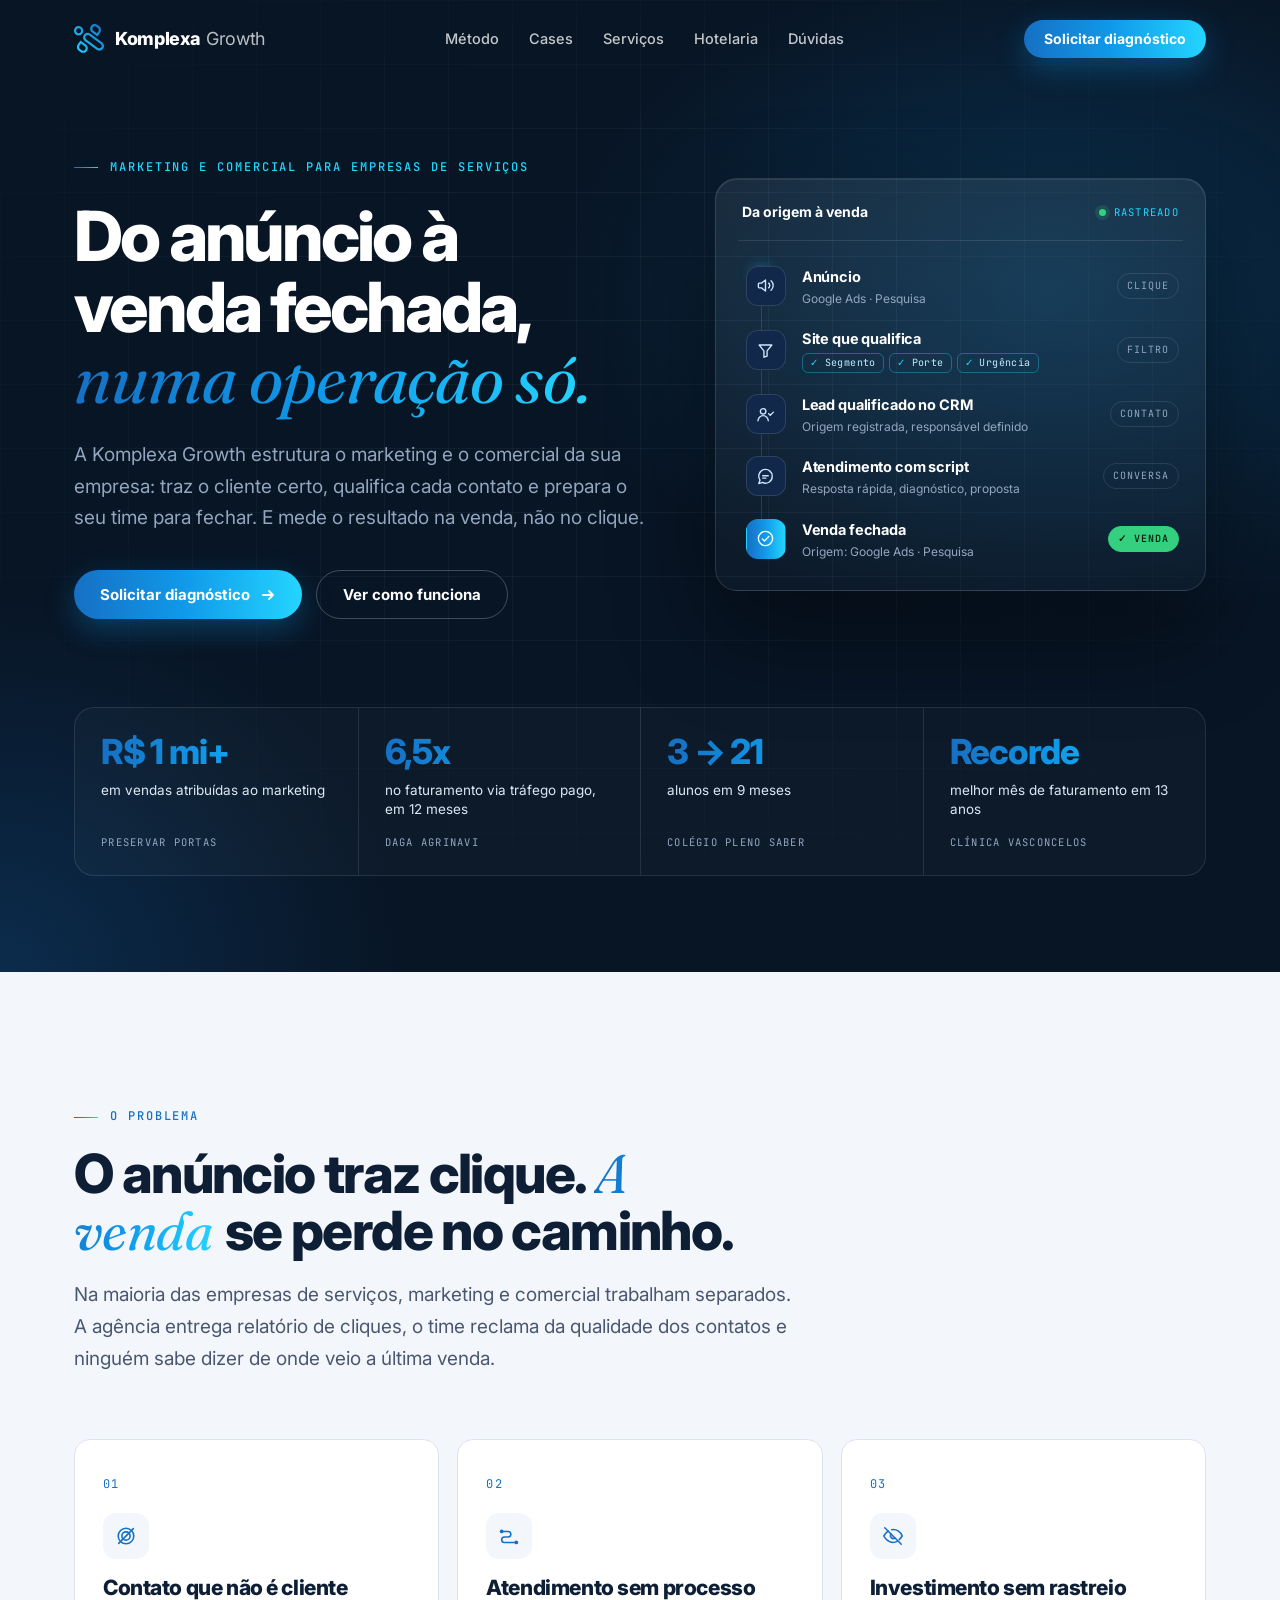
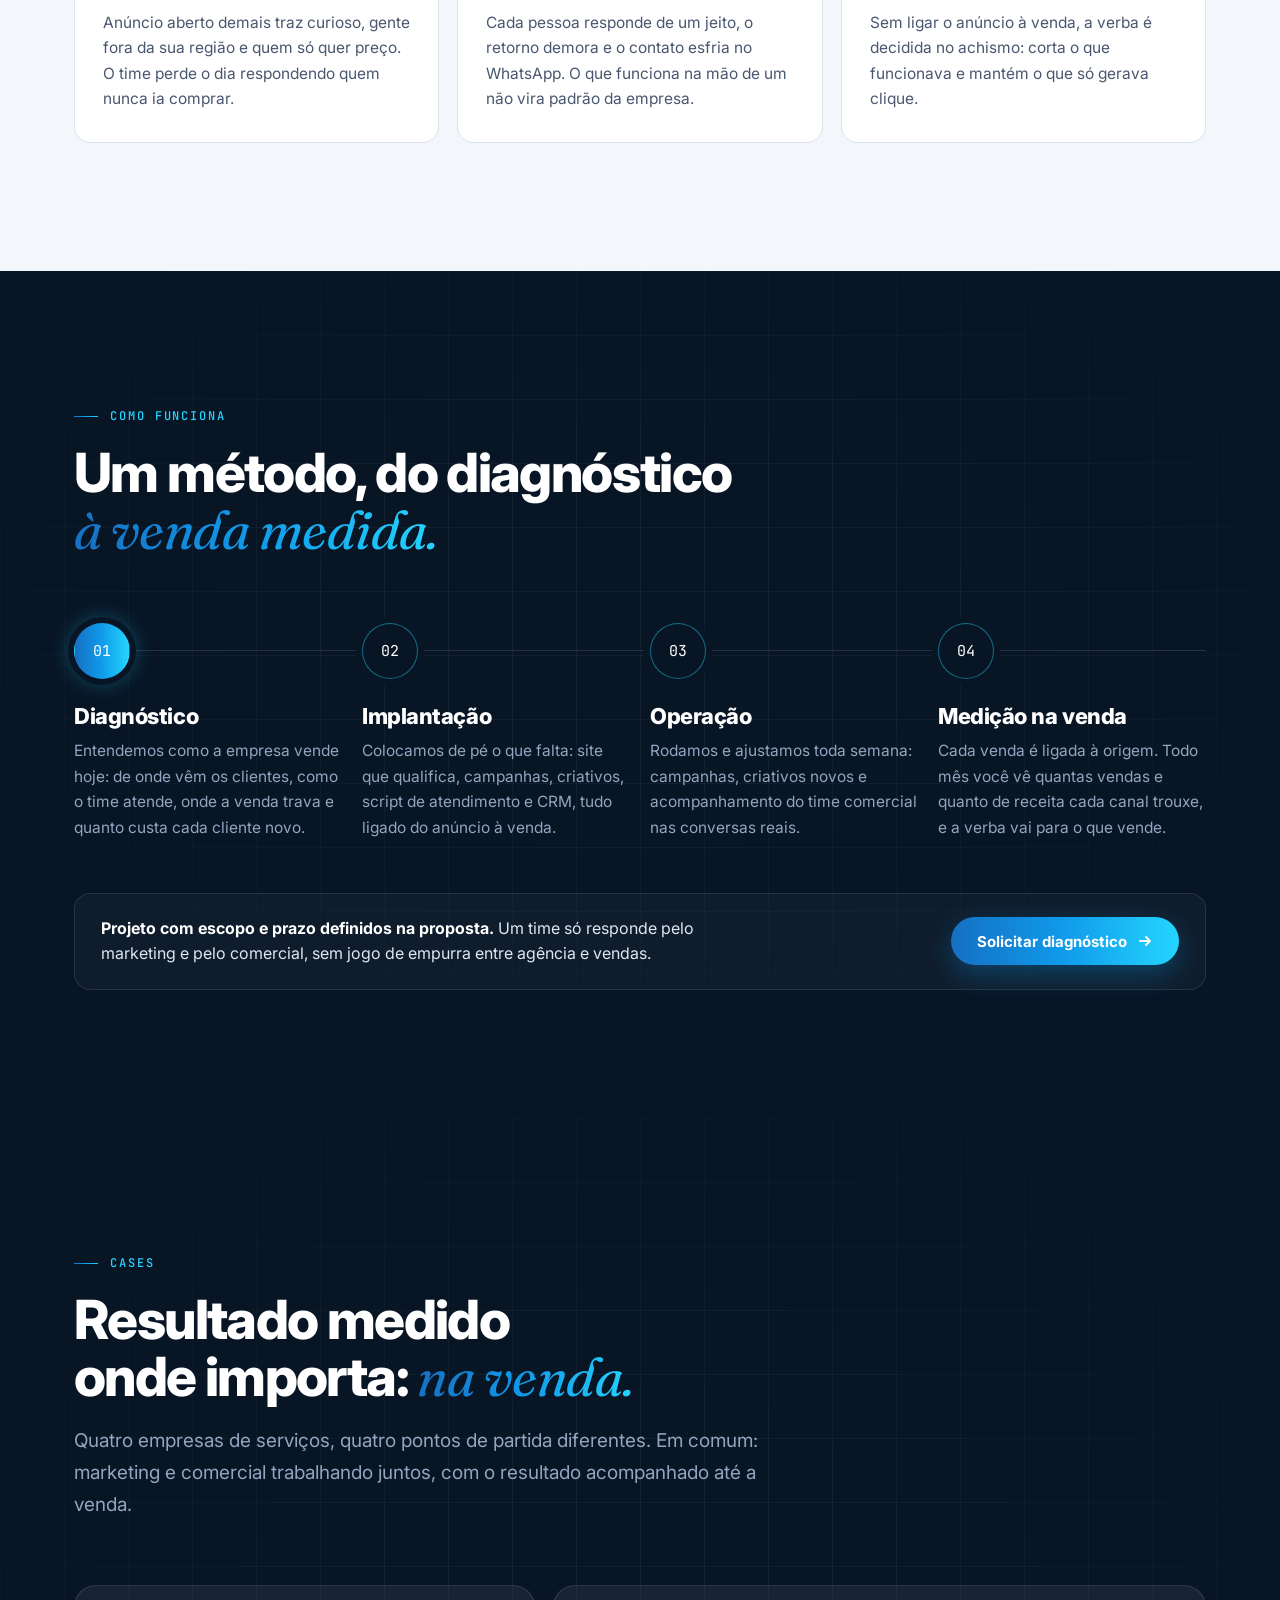
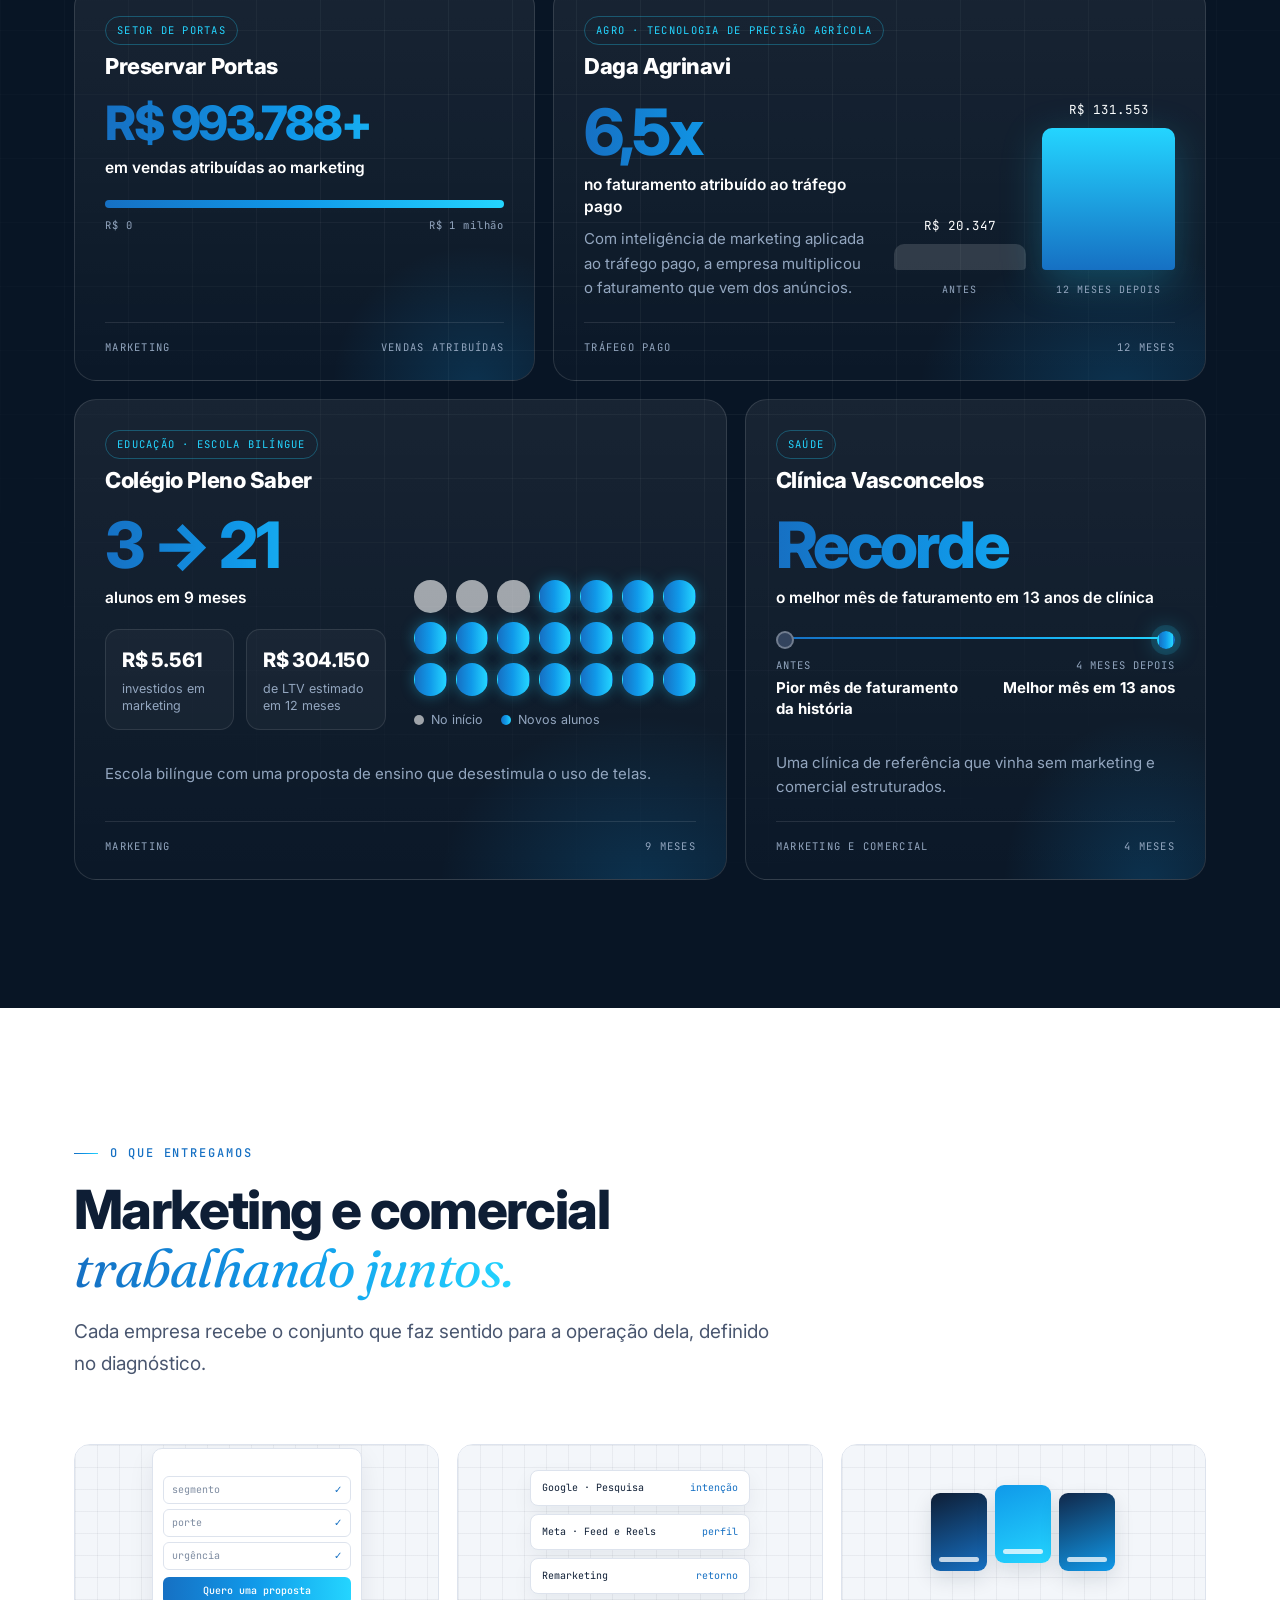
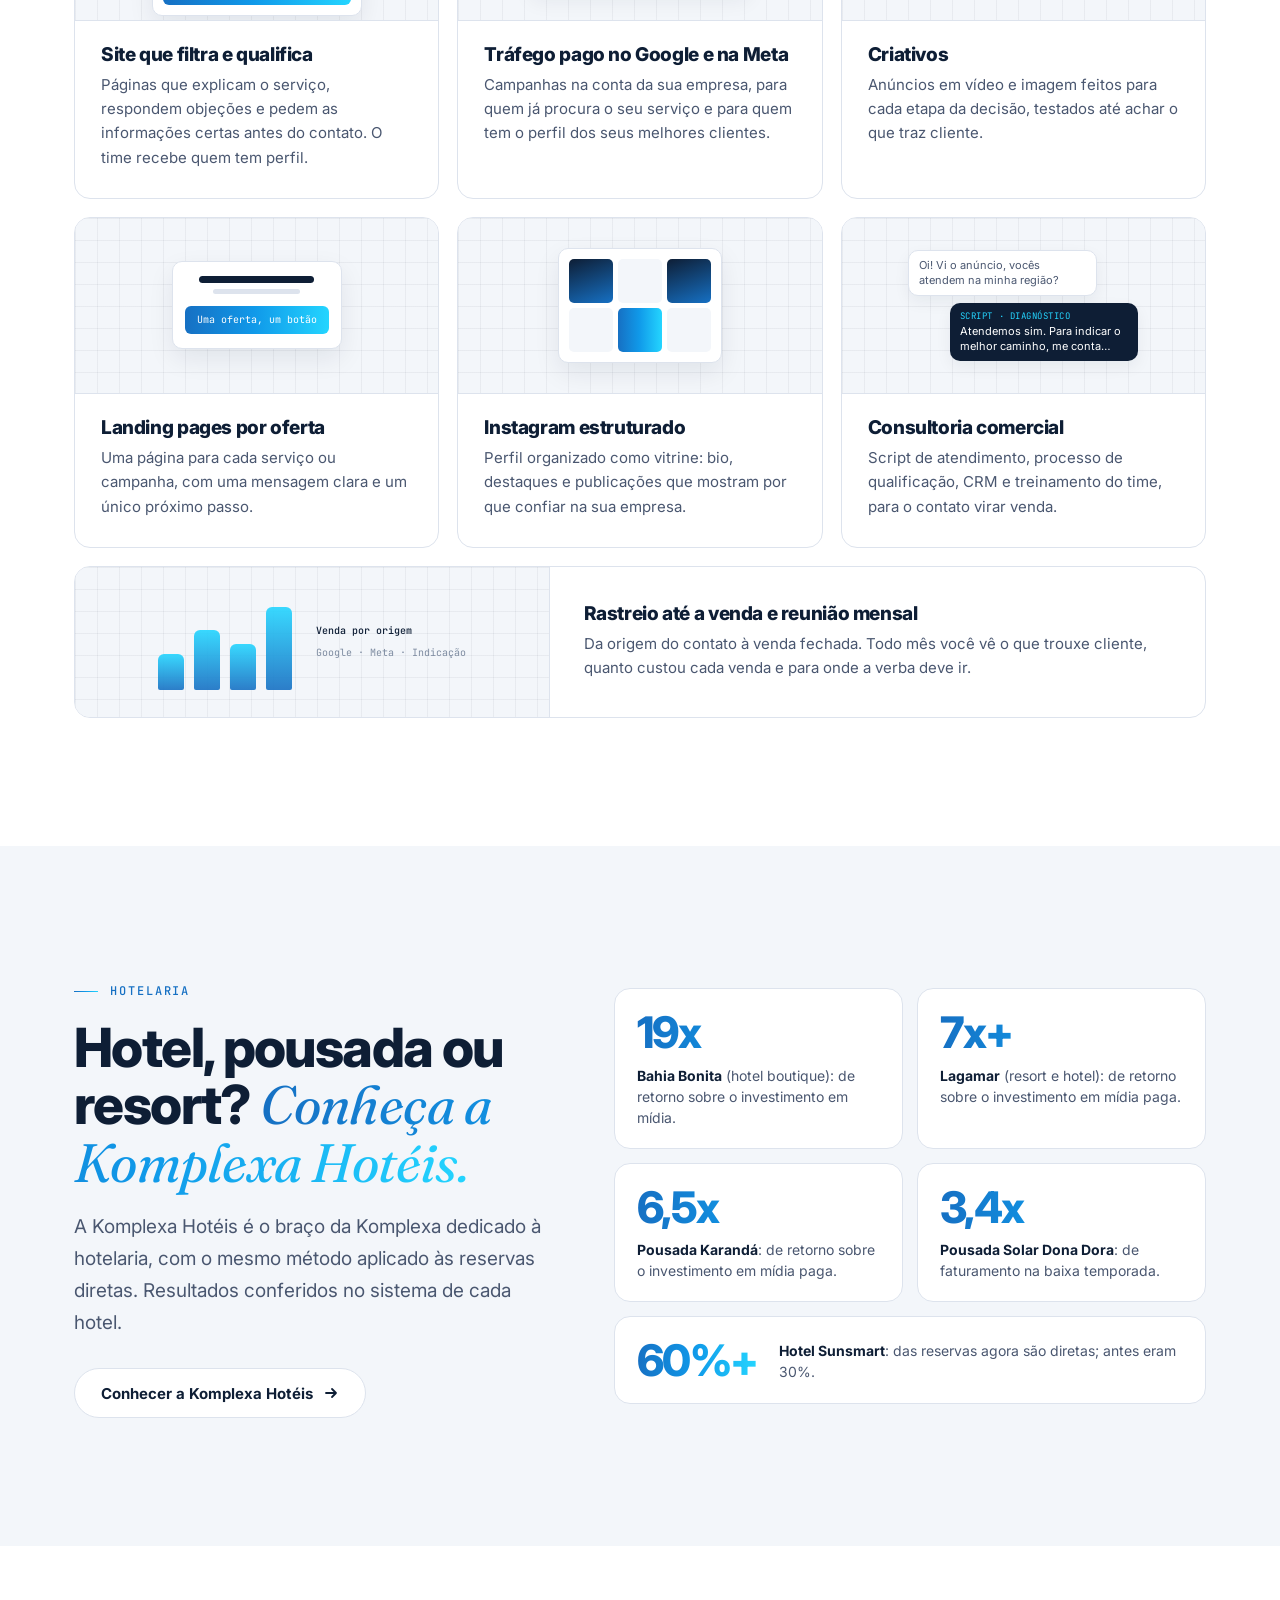
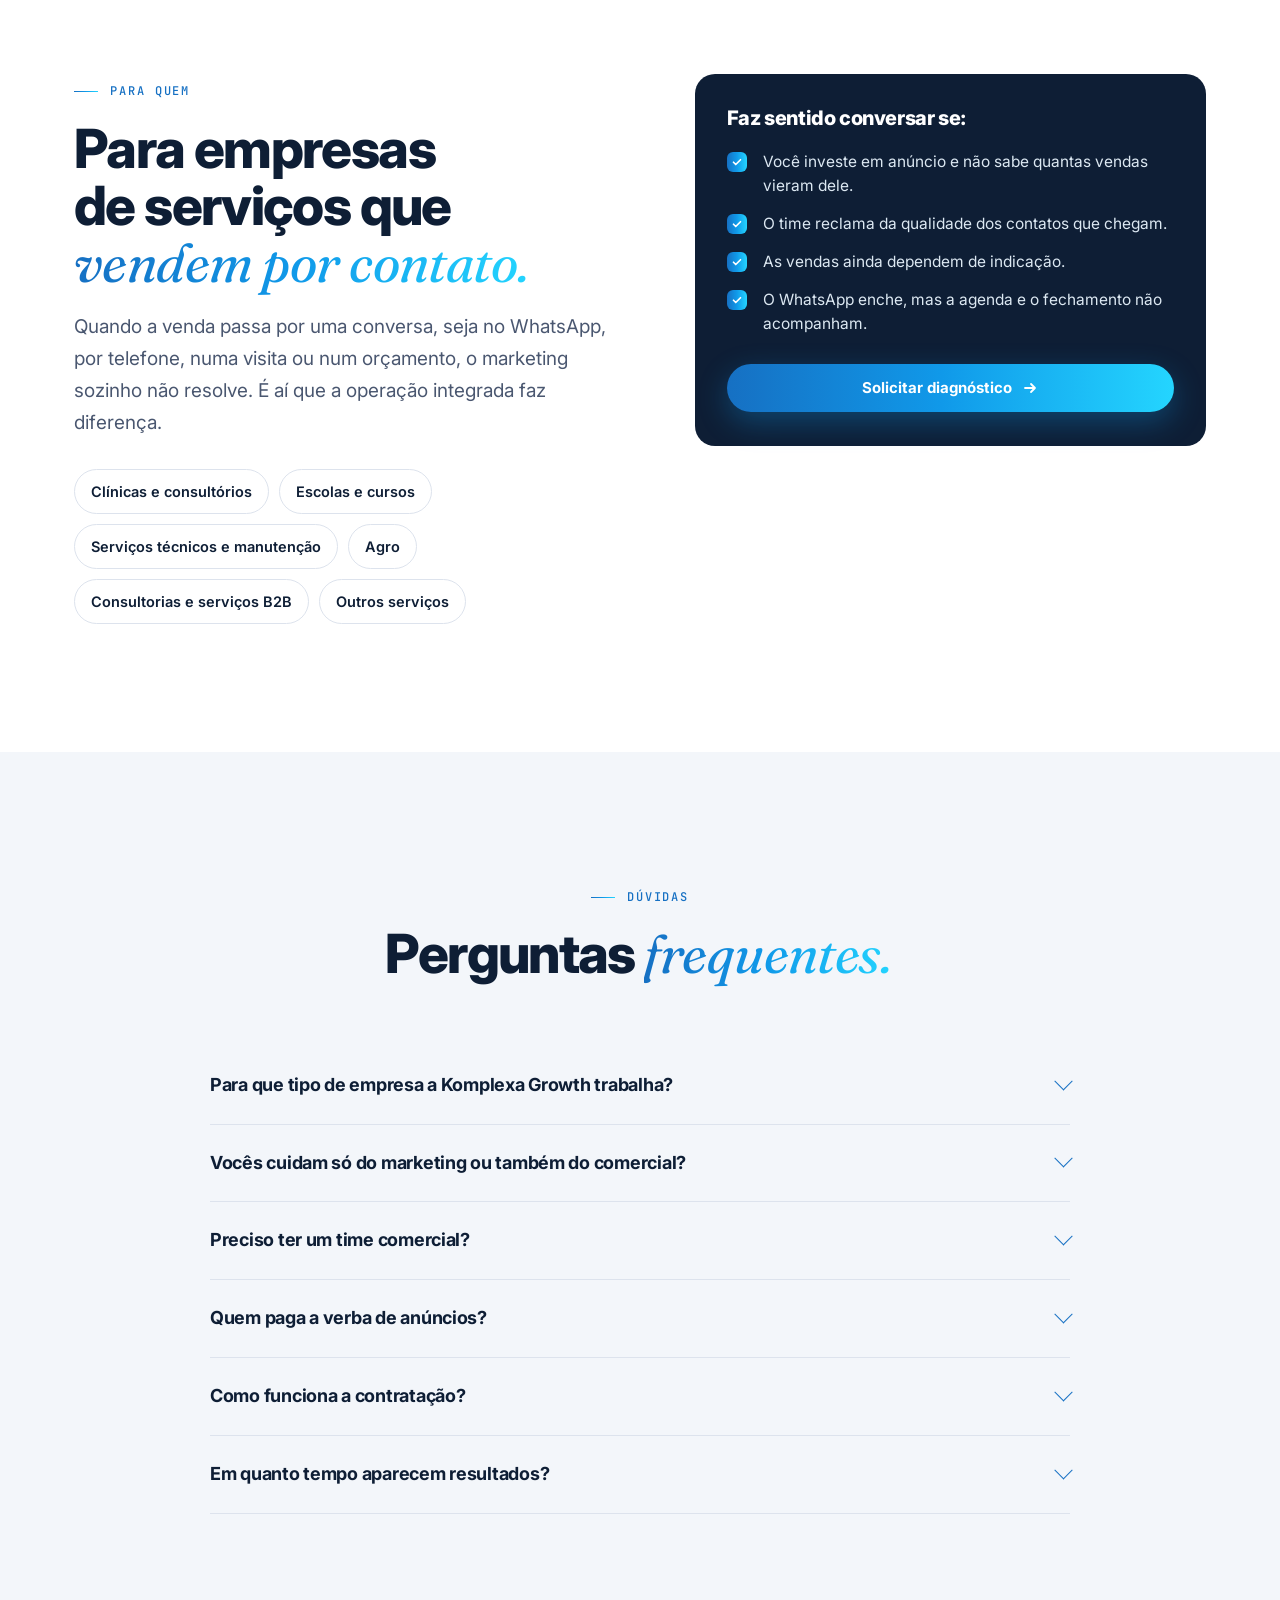
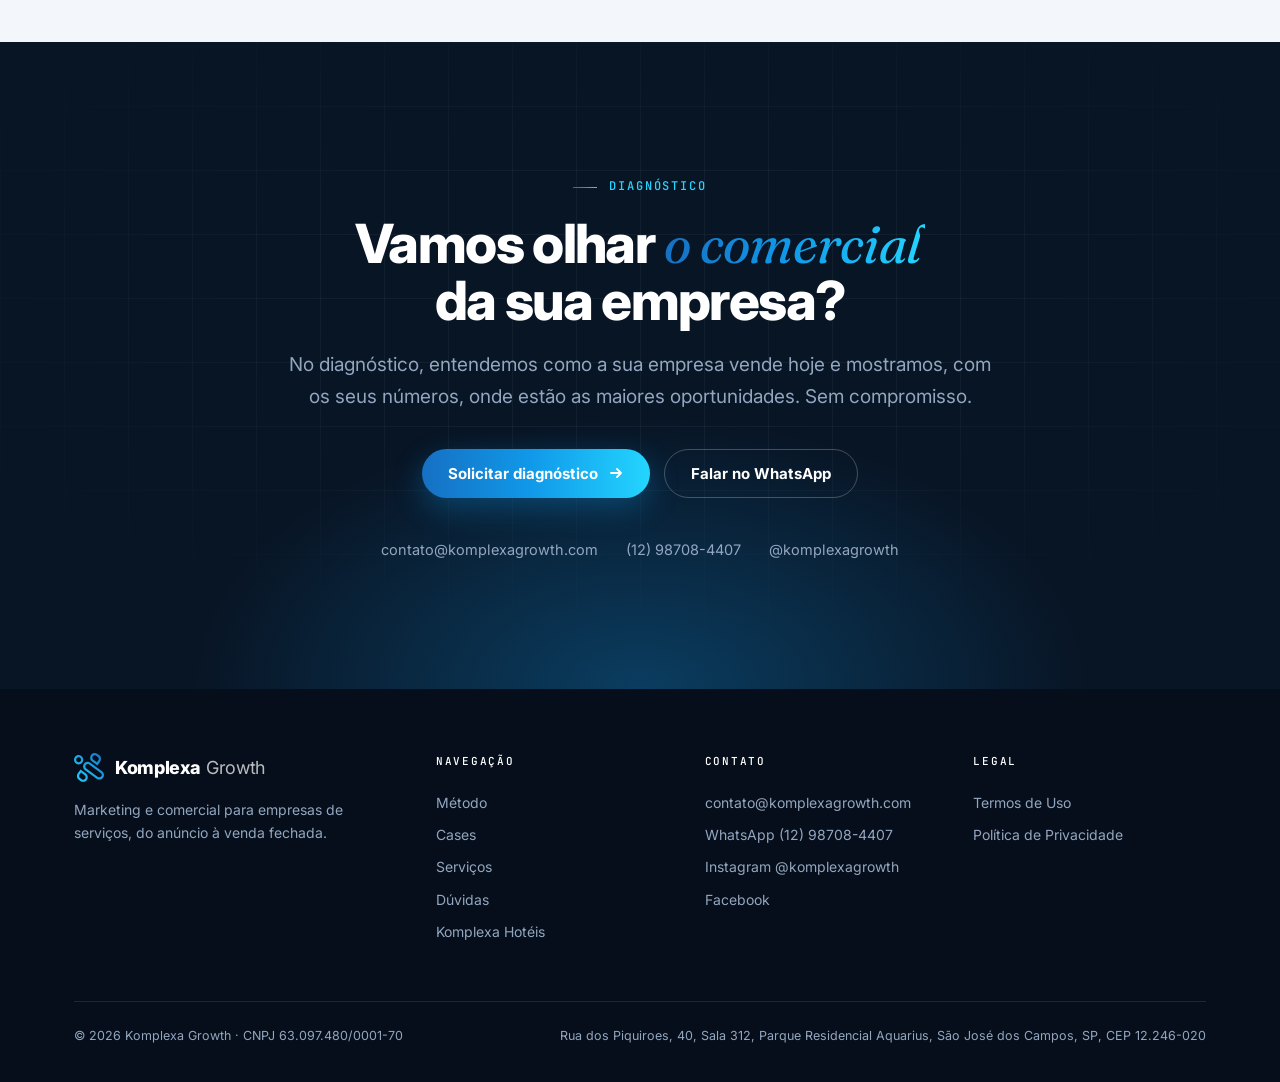
<file: index.html>
<!doctype html>
<html lang="pt-BR">
<head>
<meta charset="utf-8">
<meta name="viewport" content="width=device-width, initial-scale=1">
<script>document.documentElement.className+=" js";setTimeout(function(){if(!window.__animReady)document.documentElement.className+=" no-anim"},2500)</script>
<title>Komplexa Growth | Marketing e comercial para empresas de serviços</title>
<meta name="description" content="A Komplexa Growth estrutura o marketing e o comercial de empresas de serviços: traz o cliente certo, qualifica o contato e prepara o time para fechar, com o resultado medido na venda.">
<meta name="robots" content="index, follow, max-image-preview:large, max-snippet:-1">
<link rel="canonical" href="https://komplexagrowth.com/">
<meta property="og:type" content="website">
<meta property="og:url" content="https://komplexagrowth.com/">
<meta property="og:title" content="Komplexa Growth | Marketing e comercial para empresas de serviços">
<meta property="og:description" content="A Komplexa Growth estrutura o marketing e o comercial de empresas de serviços: traz o cliente certo, qualifica o contato e prepara o time para fechar, com o resultado medido na venda.">
<meta property="og:image" content="https://komplexagrowth.com/assets/img/og.jpg">
<meta property="og:image:width" content="1200">
<meta property="og:image:height" content="630">
<meta property="og:locale" content="pt_BR">
<meta property="og:site_name" content="Komplexa Growth">
<meta name="twitter:card" content="summary_large_image">
<meta name="theme-color" content="#081525">
<link rel="icon" href="favicon.ico" sizes="32x32">
<link rel="icon" type="image/svg+xml" href="assets/img/favicon.svg">
<link rel="apple-touch-icon" href="assets/img/apple-touch-icon.png">
<link rel="manifest" href="site.webmanifest">
<link rel="preconnect" href="https://fonts.googleapis.com">
<link rel="preconnect" href="https://fonts.gstatic.com" crossorigin>
<link href="https://fonts.googleapis.com/css2?family=Inter:wght@400;500;600;700;800&amp;family=Fraunces:ital,wght@1,400;1,500&amp;family=JetBrains+Mono:wght@400;500&amp;display=swap" rel="stylesheet">
<link rel="stylesheet" href="assets/css/site.css">
<script type="application/ld+json">
{
 "@context": "https://schema.org",
 "@graph": [
  {
   "@type": "ProfessionalService",
   "@id": "https://komplexagrowth.com/#organizacao",
   "name": "Komplexa Growth",
   "alternateName": "Komplexa",
   "url": "https://komplexagrowth.com/",
   "logo": "https://komplexagrowth.com/assets/img/icon-512.png",
   "image": "https://komplexagrowth.com/assets/img/og.jpg",
   "description": "A Komplexa Growth estrutura o marketing e o comercial de empresas de serviços: traz o cliente certo, qualifica o contato e prepara o time para fechar, com o resultado medido na venda.",
   "email": "contato@komplexagrowth.com",
   "telephone": "+55 12 98708-4407",
   "taxID": "63.097.480/0001-70",
   "address": {
    "@type": "PostalAddress",
    "streetAddress": "Rua dos Piquiroes, 40, Sala 312",
    "addressLocality": "São José dos Campos",
    "addressRegion": "SP",
    "postalCode": "12246-020",
    "addressCountry": "BR"
   },
   "areaServed": {
    "@type": "Country",
    "name": "Brasil"
   },
   "knowsAbout": [
    "marketing para empresas de serviços",
    "tráfego pago",
    "Google Ads",
    "Meta Ads",
    "geração de leads qualificados",
    "consultoria comercial",
    "processo comercial",
    "CRM",
    "landing pages",
    "Instagram para empresas"
   ],
   "subOrganization": {
    "@type": "Organization",
    "name": "Komplexa Hotéis",
    "url": "https://komplexahoteis.com/"
   },
   "founder": {
    "@type": "Person",
    "name": "Igor Salomão",
    "url": "https://komplexahoteis.com/igor-salomao.html"
   },
   "sameAs": [
    "https://www.instagram.com/komplexagrowth/",
    "https://www.facebook.com/komplexagrowth"
   ]
  },
  {
   "@type": "WebSite",
   "@id": "https://komplexagrowth.com/#site",
   "url": "https://komplexagrowth.com/",
   "name": "Komplexa Growth",
   "inLanguage": "pt-BR",
   "publisher": {
    "@id": "https://komplexagrowth.com/#organizacao"
   }
  },
  {
   "@type": "FAQPage",
   "mainEntity": [
    {
     "@type": "Question",
     "name": "Para que tipo de empresa a Komplexa Growth trabalha?",
     "acceptedAnswer": {
      "@type": "Answer",
      "text": "Empresas de serviços em que a venda passa por uma conversa: clínicas e consultórios, escolas e cursos, serviços técnicos e de manutenção, agro, consultorias e serviços B2B. Para hotéis, pousadas e resorts, o atendimento é feito pela Komplexa Hotéis, o braço da Komplexa dedicado à hotelaria."
     }
    },
    {
     "@type": "Question",
     "name": "Vocês cuidam só do marketing ou também do comercial?",
     "acceptedAnswer": {
      "@type": "Answer",
      "text": "Dos dois. O marketing traz e qualifica o contato; a consultoria comercial estrutura o atendimento, o script, o CRM e o treinamento do time. É essa ligação que permite medir o resultado na venda, e não só no clique."
     }
    },
    {
     "@type": "Question",
     "name": "Preciso ter um time comercial?",
     "acceptedAnswer": {
      "@type": "Answer",
      "text": "Não precisa ser grande. Muitas empresas começam com o próprio dono atendendo. O processo é desenhado para o time que existe hoje e cresce junto com ele."
     }
    },
    {
     "@type": "Question",
     "name": "Quem paga a verba de anúncios?",
     "acceptedAnswer": {
      "@type": "Answer",
      "text": "A verba é paga direto ao Google e à Meta, na conta da sua empresa. Contas, dados, site e campanhas ficam no nome da empresa."
     }
    },
    {
     "@type": "Question",
     "name": "Como funciona a contratação?",
     "acceptedAnswer": {
      "@type": "Answer",
      "text": "Depois do diagnóstico, você recebe uma proposta com escopo, prazo e investimento definidos para a sua operação. Não existe pacote pronto: o plano nasce de como a sua empresa vende hoje."
     }
    },
    {
     "@type": "Question",
     "name": "Em quanto tempo aparecem resultados?",
     "acceptedAnswer": {
      "@type": "Answer",
      "text": "Depende do ponto de partida e do ciclo de venda do seu serviço. O que muda logo no início é a leitura: com as campanhas no ar, você passa a ver de onde vem cada contato e cada venda, e as decisões de verba deixam de ser no escuro."
     }
    }
   ]
  }
 ]
}
</script>
</head>
<body>
<a class="skip" href="#conteudo">Pular para o conteúdo</a>
<header class="hdr">
  <div class="wrap">
    <a class="logo" href="#topo" aria-label="Komplexa Growth, início"><svg viewBox="0 0 100 97" aria-hidden="true"><defs><linearGradient id="lgh" gradientUnits="userSpaceOnUse" x1="0" y1="97" x2="100" y2="0"><stop offset="0" stop-color="#24D5FF"/><stop offset="1" stop-color="#1670C3"/></linearGradient></defs><g fill="url(#lgh)"><path d="M45.8247 36.6514C47.5271 36.6514 49.1676 37.1817 50.5604 38.211L89.22 66.5651C90.9533 67.844 92.0985 69.7156 92.439 71.8679C92.7795 74.0202 92.2533 76.1413 90.9843 77.8881C89.4366 80.0092 87.0842 81.2257 84.4533 81.2257C81.8223 81.2257 81.1104 80.6954 79.7176 79.6661L41.0581 51.3119C39.3247 50.033 38.1795 48.1615 37.839 46.0092C37.4985 43.8569 38.0247 41.7358 39.2938 39.989C40.8414 37.8679 43.1938 36.6514 45.8247 36.6514ZM45.8247 29.1651C41.0581 29.1651 36.3223 31.3798 33.289 35.5908C28.2747 42.5468 29.7914 52.3101 36.6938 57.3633L75.3533 85.7174C78.1081 87.745 81.2962 88.7119 84.4533 88.7119C89.22 88.7119 93.9557 86.4973 96.989 82.2862C102.003 75.3303 100.487 65.567 93.5842 60.5138L54.9247 32.1596C52.17 30.1321 48.9819 29.1651 45.8247 29.1651Z"/><path d="M69.1938 7.48624C70.8961 7.48624 72.5366 8.01651 73.9295 9.04587L79.47 13.1009C83.0604 15.7211 83.8652 20.8055 81.2342 24.4239L76.4985 30.9743L64.4581 22.1468C60.8676 19.5266 60.0628 14.4422 62.6938 10.8239C64.2414 8.70275 66.5938 7.48624 69.2247 7.48624M69.1938 0C64.4271 0 59.6914 2.21468 56.658 6.42569C51.6438 13.3816 53.1604 23.145 60.0628 28.1982L78.108 41.4239L87.2081 28.822C92.2223 21.8661 90.7057 12.1027 83.8033 7.04954L78.2628 2.99449C75.508 0.966969 72.32 0 69.1628 0H69.1938Z"/><path d="M15.4914 14.4422C17.1938 14.4422 18.8342 14.9725 20.2271 16.0018C21.9604 17.2807 23.1057 19.1523 23.4462 21.3046C23.7866 23.4569 23.2604 25.578 21.9914 27.3248C20.4438 29.4459 18.0914 30.6624 15.4604 30.6624C12.8295 30.6624 12.1176 30.1321 10.7247 29.1028C8.9914 27.8239 7.84615 25.9523 7.50568 23.8C7.1652 21.6477 7.69139 19.5266 8.96044 17.7798C10.5081 15.6587 12.8604 14.4422 15.4914 14.4422ZM15.4914 6.95597C10.7247 6.95597 5.98901 9.17064 2.95567 13.3817C-2.05861 20.3376 -0.541946 30.1009 6.36043 35.1541C9.1152 37.1817 12.3033 38.1486 15.4604 38.1486C20.2271 38.1486 24.9628 35.9339 27.9962 31.7229C33.0104 24.767 31.4938 15.0037 24.5914 9.95046C21.8366 7.92294 18.6485 6.95597 15.4914 6.95597Z"/><path d="M23.3533 65.3174L35.3937 74.145C38.9842 76.7652 39.789 81.8495 37.158 85.4679C35.6104 87.589 33.258 88.8055 30.6271 88.8055C27.9961 88.8055 27.2842 88.2752 25.8914 87.2459L20.3509 83.1908C16.7604 80.5706 15.9557 75.4863 18.5866 71.8679L23.3223 65.3174M21.7128 54.8367L12.6128 67.4385C7.59851 74.3945 9.11518 84.1578 16.0176 89.211L21.558 93.2661C24.3128 95.2936 27.5009 96.2606 30.658 96.2606C35.4247 96.2606 40.1604 94.0459 43.1937 89.8349C48.208 82.8789 46.6914 73.1156 39.789 68.0624L21.7438 54.8367H21.7128Z"/></g></svg><span class="logo-txt"><b>Komplexa</b><span>Growth</span></span></a>
    <nav class="nav" aria-label="Principal"><a href="#metodo">Método</a><a href="#cases">Cases</a><a href="#servicos">Serviços</a><a href="#hotelaria">Hotelaria</a><a href="#duvidas">Dúvidas</a></nav>
    <a class="btn btn-primary hdr-cta" href="https://komplexa-pricing.vercel.app/f/komplexagrowth?utm_source=komplexagrowth&amp;utm_medium=site&amp;utm_content=header" target="_blank" rel="noopener">Solicitar diagnóstico</a>
    <button class="burger" type="button" aria-label="Abrir menu" aria-expanded="false" aria-controls="mnav"><span></span></button>
  </div>
</header>
<nav class="mnav" id="mnav" aria-label="Menu">
  <a href="#metodo">Método</a><a href="#cases">Cases</a><a href="#servicos">Serviços</a><a href="#hotelaria">Hotelaria</a><a href="#duvidas">Dúvidas</a>
  <a class="btn btn-primary" href="https://komplexa-pricing.vercel.app/f/komplexagrowth?utm_source=komplexagrowth&amp;utm_medium=site&amp;utm_content=menu" target="_blank" rel="noopener">Solicitar diagnóstico <svg viewBox="0 0 16 16" fill="none" stroke="currentColor" stroke-width="1.8" stroke-linecap="round" stroke-linejoin="round" aria-hidden="true"><path d="M3 8h10M9 4l4 4-4 4"/></svg></a>
</nav>

<main id="conteudo">

<section class="hero dark grid-bg" id="topo">
  <div class="wrap hero-grid">
    <div>
      <span class="eyebrow" data-rv>Marketing e comercial para empresas de serviços</span>
      <h1 data-rv="2">Do anúncio à venda fechada, <em>numa operação só.</em></h1>
      <p class="lead" data-rv="3">A Komplexa Growth estrutura o marketing e o comercial da sua empresa: traz o cliente certo, qualifica cada contato e prepara o seu time para fechar. E mede o resultado na venda, não no clique.</p>
      <div class="hero-ctas" data-rv="4">
        <a class="btn btn-primary" href="https://komplexa-pricing.vercel.app/f/komplexagrowth?utm_source=komplexagrowth&amp;utm_medium=site&amp;utm_content=hero" target="_blank" rel="noopener">Solicitar diagnóstico <svg viewBox="0 0 16 16" fill="none" stroke="currentColor" stroke-width="1.8" stroke-linecap="round" stroke-linejoin="round" aria-hidden="true"><path d="M3 8h10M9 4l4 4-4 4"/></svg></a>
        <a class="btn btn-ghost" href="#metodo">Ver como funciona</a>
      </div>
    </div>
    <div class="pipe" data-rv="3" aria-label="Exemplo do caminho de um cliente, do anúncio à venda">
      <div class="pipe-top"><b>Da origem à venda</b><span>rastreado</span></div>
      <ol class="steps"><li class="st"><span class="ic"><svg viewBox="0 0 24 24" aria-hidden="true"><path d="M3 10v4a1 1 0 001 1h3l5 4V5L7 9H4a1 1 0 00-1 1z"/><path d="M16 9a4 4 0 010 6"/><path d="M19 6a8 8 0 010 12"/></svg></span><div><b>Anúncio</b><small>Google Ads · Pesquisa</small></div><span class="tag">clique</span></li><li class="st"><span class="ic"><svg viewBox="0 0 24 24" aria-hidden="true"><path d="M4 5h16l-6 7.5V19l-4 1.5v-8L4 5z"/></svg></span><div><b>Site que qualifica</b><small><span class="chip">Segmento</span><span class="chip">Porte</span><span class="chip">Urgência</span></small></div><span class="tag">filtro</span></li><li class="st"><span class="ic"><svg viewBox="0 0 24 24" aria-hidden="true"><circle cx="9" cy="8" r="3.5"/><path d="M2.5 20a6.5 6.5 0 0113 0"/><path d="M16 11l2 2 4-4"/></svg></span><div><b>Lead qualificado no CRM</b><small>Origem registrada, responsável definido</small></div><span class="tag">contato</span></li><li class="st"><span class="ic"><svg viewBox="0 0 24 24" aria-hidden="true"><path d="M20.5 12a8.5 8.5 0 01-12.4 7.5L3.5 21l1.6-4.5A8.5 8.5 0 1120.5 12z"/><path d="M8.5 11h7M8.5 14h4"/></svg></span><div><b>Atendimento com script</b><small>Resposta rápida, diagnóstico, proposta</small></div><span class="tag">conversa</span></li><li class="st win"><span class="ic"><svg viewBox="0 0 24 24" aria-hidden="true"><circle cx="12" cy="12" r="9"/><path d="M8 12.5l2.7 2.7L16 9.5"/></svg></span><div><b>Venda fechada</b><small>Origem: Google Ads · Pesquisa</small></div><span class="tag ok">✓ venda</span></li></ol>
    </div>
  </div>
  <div class="wrap prova-wrap" aria-label="Resultados de clientes">
    <div class="prova-grid" data-rv>
      <a class="pv" href="#case-preservar"><b>R$ 1 mi+</b><span>em vendas atribuídas ao marketing</span><em>Preservar Portas</em></a>
      <a class="pv" href="#case-daga"><b><span class="cnt" data-to="6.5" data-dec="1" data-suf="x">6,5x</span></b><span>no faturamento via tráfego pago, em 12 meses</span><em>Daga Agrinavi</em></a>
      <a class="pv" href="#case-pleno"><b>3 → <span class="cnt" data-from="3" data-to="21">21</span></b><span>alunos em 9 meses</span><em>Colégio Pleno Saber</em></a>
      <a class="pv" href="#case-vasconcelos"><b>Recorde</b><span>melhor mês de faturamento em 13 anos</span><em>Clínica Vasconcelos</em></a>
    </div>
  </div>
</section>

<section class="soft" id="problema">
  <div class="wrap">
    <div class="sec-head">
      <span class="eyebrow" data-rv>O problema</span>
      <h2 data-rv="2">O anúncio traz clique. <em>A venda</em> se perde no caminho.</h2>
      <p class="lead" data-rv="3">Na maioria das empresas de serviços, marketing e comercial trabalham separados. A agência entrega relatório de cliques, o time reclama da qualidade dos contatos e ninguém sabe dizer de onde veio a última venda.</p>
    </div>
    <div class="cards3">
      <article class="card" data-rv="1"><span class="n">01</span><span class="ico"><svg viewBox="0 0 24 24" aria-hidden="true"><circle cx="12" cy="12" r="8.5"/><circle cx="12" cy="12" r="4.5"/><path d="M4 20L20 4"/></svg></span><h3>Contato que não é cliente</h3><p>Anúncio aberto demais traz curioso, gente fora da sua região e quem só quer preço. O time perde o dia respondendo quem nunca ia comprar.</p></article>
      <article class="card" data-rv="2"><span class="n">02</span><span class="ico"><svg viewBox="0 0 24 24" aria-hidden="true"><path d="M4 7h7a3 3 0 010 6H7a3 3 0 000 6h13"/><circle cx="20" cy="19" r="1.2"/><circle cx="4" cy="7" r="1.2"/></svg></span><h3>Atendimento sem processo</h3><p>Cada pessoa responde de um jeito, o retorno demora e o contato esfria no WhatsApp. O que funciona na mão de um não vira padrão da empresa.</p></article>
      <article class="card" data-rv="3"><span class="n">03</span><span class="ico"><svg viewBox="0 0 24 24" aria-hidden="true"><path d="M3 3l18 18"/><path d="M10.6 5.1A10.4 10.4 0 0122 12a17.5 17.5 0 01-3.2 3.9M6.6 6.6A17.8 17.8 0 002 12s3.6 7 10 7a9.9 9.9 0 004.5-1.1"/><path d="M9.9 9.9a3 3 0 004.2 4.2"/></svg></span><h3>Investimento sem rastreio</h3><p>Sem ligar o anúncio à venda, a verba é decidida no achismo: corta o que funcionava e mantém o que só gerava clique.</p></article>
    </div>
  </div>
</section>

<section class="dark grid-bg" id="metodo">
  <div class="wrap">
    <div class="sec-head">
      <span class="eyebrow" data-rv>Como funciona</span>
      <h2 data-rv="2">Um método, do diagnóstico <em>à venda medida.</em></h2>
    </div>
    <div class="metodo">
      <div class="passo" data-rv="1"><span class="num">01</span><h3>Diagnóstico</h3><p>Entendemos como a empresa vende hoje: de onde vêm os clientes, como o time atende, onde a venda trava e quanto custa cada cliente novo.</p></div>
      <div class="passo" data-rv="2"><span class="num">02</span><h3>Implantação</h3><p>Colocamos de pé o que falta: site que qualifica, campanhas, criativos, script de atendimento e CRM, tudo ligado do anúncio à venda.</p></div>
      <div class="passo" data-rv="3"><span class="num">03</span><h3>Operação</h3><p>Rodamos e ajustamos toda semana: campanhas, criativos novos e acompanhamento do time comercial nas conversas reais.</p></div>
      <div class="passo" data-rv="4"><span class="num">04</span><h3>Medição na venda</h3><p>Cada venda é ligada à origem. Todo mês você vê quantas vendas e quanto de receita cada canal trouxe, e a verba vai para o que vende.</p></div>
    </div>
    <div class="metodo-nota" data-rv>
      <p><b>Projeto com escopo e prazo definidos na proposta.</b> Um time só responde pelo marketing e pelo comercial, sem jogo de empurra entre agência e vendas.</p>
      <a class="btn btn-primary" href="https://komplexa-pricing.vercel.app/f/komplexagrowth?utm_source=komplexagrowth&amp;utm_medium=site&amp;utm_content=metodo" target="_blank" rel="noopener">Solicitar diagnóstico <svg viewBox="0 0 16 16" fill="none" stroke="currentColor" stroke-width="1.8" stroke-linecap="round" stroke-linejoin="round" aria-hidden="true"><path d="M3 8h10M9 4l4 4-4 4"/></svg></a>
    </div>
  </div>
</section>

<section class="dark grid-bg" id="cases">
  <div class="wrap">
    <div class="sec-head">
      <span class="eyebrow" data-rv>Cases</span>
      <h2 data-rv="2">Resultado medido onde importa: <em>na venda.</em></h2>
      <p class="lead" data-rv="3">Quatro empresas de serviços, quatro pontos de partida diferentes. Em comum: marketing e comercial trabalhando juntos, com o resultado acompanhado até a venda.</p>
    </div>
    <div class="bento">
      <article class="cs cs-pp" id="case-preservar" data-rv="1">
        <header class="cs-h"><span class="cs-chip">Setor de portas</span><h3>Preservar Portas</h3></header>
        <div><div class="cs-big"><span class="cnt" data-to="1000000" data-pre="R$ " data-suf="+">R$ 1.000.000+</span></div>
          <p class="cs-lbl">em vendas atribuídas ao marketing</p></div>
        <div class="meter-w"><div class="meter"><i></i></div><div class="meter-l"><span>R$ 0</span><span>R$ 1 milhão</span></div></div>
        <footer class="cs-f"><span>Marketing</span><span>Vendas atribuídas</span></footer>
      </article>
      <article class="cs cs-dg" id="case-daga" data-rv="2">
        <header class="cs-h"><span class="cs-chip">Agro · tecnologia de precisão agrícola</span><h3>Daga Agrinavi</h3></header>
        <div class="cs-row">
          <div>
            <div class="cs-big"><span class="cnt" data-to="6.5" data-dec="1" data-suf="x">6,5x</span></div>
            <p class="cs-lbl">no faturamento atribuído ao tráfego pago</p>
            <p class="cs-t">Com inteligência de marketing aplicada ao tráfego pago, a empresa multiplicou o faturamento que vem dos anúncios.</p>
          </div>
          <div class="bars" role="img" aria-label="Faturamento atribuído ao tráfego pago: de R$ 20.347 para R$ 131.553 em 12 meses">
            <div class="bar" style="--h:15.5%"><span class="v">R$ 20.347</span><i></i><span class="l">Antes</span></div>
            <div class="bar dep" style="--h:100%"><span class="v">R$ 131.553</span><i></i><span class="l">12 meses depois</span></div>
          </div>
        </div>
        <footer class="cs-f"><span>Tráfego pago</span><span>12 meses</span></footer>
      </article>
      <article class="cs cs-ps" id="case-pleno" data-rv="1">
        <header class="cs-h"><span class="cs-chip">Educação · escola bilíngue</span><h3>Colégio Pleno Saber</h3></header>
        <div class="cs-row">
          <div>
            <div class="cs-big">3 → <span class="cnt" data-from="3" data-to="21">21</span></div>
            <p class="cs-lbl">alunos em 9 meses</p>
            <div class="duo">
              <div><b><span class="cnt" data-to="5647" data-pre="R$ ">R$ 5.647</span></b><span>investidos em marketing</span></div>
              <div><b><span class="cnt" data-to="308832" data-pre="R$ ">R$ 308.832</span></b><span>de LTV estimado em 12 meses</span></div>
            </div>
          </div>
          <div>
            <div class="seats" role="img" aria-label="3 alunos no início e 18 novos, 21 no total"><i class="seat base" style="--i:0"></i><i class="seat base" style="--i:0"></i><i class="seat base" style="--i:0"></i><i class="seat novo" style="--i:0"></i><i class="seat novo" style="--i:1"></i><i class="seat novo" style="--i:2"></i><i class="seat novo" style="--i:3"></i><i class="seat novo" style="--i:4"></i><i class="seat novo" style="--i:5"></i><i class="seat novo" style="--i:6"></i><i class="seat novo" style="--i:7"></i><i class="seat novo" style="--i:8"></i><i class="seat novo" style="--i:9"></i><i class="seat novo" style="--i:10"></i><i class="seat novo" style="--i:11"></i><i class="seat novo" style="--i:12"></i><i class="seat novo" style="--i:13"></i><i class="seat novo" style="--i:14"></i><i class="seat novo" style="--i:15"></i><i class="seat novo" style="--i:16"></i><i class="seat novo" style="--i:17"></i></div>
            <div class="seats-leg"><span><i class="lg-base"></i>No início</span><span><i class="lg-novo"></i>Novos alunos</span></div>
          </div>
        </div>
        <p class="cs-t">Escola bilíngue com uma proposta de ensino que desestimula o uso de telas.</p>
        <footer class="cs-f"><span>Marketing</span><span>9 meses</span></footer>
      </article>
      <article class="cs cs-cv" id="case-vasconcelos" data-rv="2">
        <header class="cs-h"><span class="cs-chip">Saúde</span><h3>Clínica Vasconcelos</h3></header>
        <div><div class="cs-big">Recorde</div><p class="cs-lbl">o melhor mês de faturamento em 13 anos de clínica</p></div>
        <div class="tl">
          <div class="tl-n"><small>Antes</small><b>Pior mês de faturamento da história</b></div>
          <div class="tl-n fim"><small>4 meses depois</small><b>Melhor mês em 13 anos</b></div>
        </div>
        <p class="cs-t">Uma clínica de referência que vinha sem marketing e comercial estruturados.</p>
        <footer class="cs-f"><span>Marketing e comercial</span><span>4 meses</span></footer>
      </article>
    </div>
  </div>
</section>

<section id="servicos">
  <div class="wrap">
    <div class="sec-head">
      <span class="eyebrow" data-rv>O que entregamos</span>
      <h2 data-rv="2">Marketing e comercial <em>trabalhando juntos.</em></h2>
      <p class="lead" data-rv="3">Cada empresa recebe o conjunto que faz sentido para a operação dela, definido no diagnóstico.</p>
    </div>
    <div class="serv">
      <article class="sv" data-rv="1"><div class="sv-art"><div class="mini m-site"><div class="bar"><i></i><i></i><i></i></div><div class="q">segmento <b>✓</b></div><div class="q">porte <b>✓</b></div><div class="q">urgência <b>✓</b></div><div class="go">Quero uma proposta</div></div></div>
        <div class="sv-body"><h3>Site que filtra e qualifica</h3><p>Páginas que explicam o serviço, respondem objeções e pedem as informações certas antes do contato. O time recebe quem tem perfil.</p></div></article>
      <article class="sv" data-rv="2"><div class="sv-art"><div class="mini m-ads"><span>Google · Pesquisa <em>intenção</em></span><span>Meta · Feed e Reels <em>perfil</em></span><span>Remarketing <em>retorno</em></span></div></div>
        <div class="sv-body"><h3>Tráfego pago no Google e na Meta</h3><p>Campanhas na conta da sua empresa, para quem já procura o seu serviço e para quem tem o perfil dos seus melhores clientes.</p></div></article>
      <article class="sv" data-rv="3"><div class="sv-art"><div class="mini m-cria"><i></i><i></i><i></i></div></div>
        <div class="sv-body"><h3>Criativos</h3><p>Anúncios em vídeo e imagem feitos para cada etapa da decisão, testados até achar o que traz cliente.</p></div></article>
      <article class="sv" data-rv="1"><div class="sv-art"><div class="mini m-land"><div class="h"></div><div class="s"></div><div class="go">Uma oferta, um botão</div></div></div>
        <div class="sv-body"><h3>Landing pages por oferta</h3><p>Uma página para cada serviço ou campanha, com uma mensagem clara e um único próximo passo.</p></div></article>
      <article class="sv" data-rv="2"><div class="sv-art"><div class="mini m-ig"><i></i><i></i><i></i><i></i><i></i><i></i></div></div>
        <div class="sv-body"><h3>Instagram estruturado</h3><p>Perfil organizado como vitrine: bio, destaques e publicações que mostram por que confiar na sua empresa.</p></div></article>
      <article class="sv" data-rv="3"><div class="sv-art"><div class="mini m-chat"><span class="c">Oi! Vi o anúncio, vocês atendem na minha região?</span><span class="k"><em>script · diagnóstico</em>Atendemos sim. Para indicar o melhor caminho, me conta…</span></div></div>
        <div class="sv-body"><h3>Consultoria comercial</h3><p>Script de atendimento, processo de qualificação, CRM e treinamento do time, para o contato virar venda.</p></div></article>
      <article class="sv wide" data-rv><div class="sv-art"><div class="mini m-rast"><i style="height:38%"></i><i style="height:62%"></i><i style="height:48%"></i><i style="height:86%"></i><span class="lg"><b>Venda por origem</b><span>Google · Meta · Indicação</span></span></div></div>
        <div class="sv-body"><h3>Rastreio até a venda e reunião mensal</h3><p>Da origem do contato à venda fechada. Todo mês você vê o que trouxe cliente, quanto custou cada venda e para onde a verba deve ir.</p></div></article>
    </div>
  </div>
</section>


<section class="soft" id="hotelaria">
  <div class="wrap">
    <div class="hot">
      <div>
        <span class="eyebrow" data-rv>Hotelaria</span>
        <h2 data-rv="2">Hotel, pousada ou resort? <em>Conheça a Komplexa Hotéis.</em></h2>
        <p class="lead" data-rv="3">A Komplexa Hotéis é o braço da Komplexa dedicado à hotelaria, com o mesmo método aplicado às reservas diretas. Resultados conferidos no sistema de cada hotel.</p>
        <a class="btn btn-line" href="https://komplexahoteis.com/" target="_blank" rel="noopener" data-rv="4">Conhecer a Komplexa Hotéis <svg viewBox="0 0 16 16" fill="none" stroke="currentColor" stroke-width="1.8" stroke-linecap="round" stroke-linejoin="round" aria-hidden="true"><path d="M3 8h10M9 4l4 4-4 4"/></svg></a>
      </div>
      <div class="hot-stats"><div class="hs" data-rv="1"><b><span class="cnt" data-to="19" data-dec="0" data-suf="x">19x</span></b><span><strong>Bahia Bonita</strong> (hotel boutique): de retorno sobre o investimento em mídia.</span></div><div class="hs" data-rv="2"><b><span class="cnt" data-to="7" data-dec="0" data-suf="x+">7x+</span></b><span><strong>Lagamar</strong> (resort e hotel): de retorno sobre o investimento em mídia paga.</span></div><div class="hs" data-rv="3"><b><span class="cnt" data-to="6.5" data-dec="1" data-suf="x">6,5x</span></b><span><strong>Pousada Karandá</strong>: de retorno sobre o investimento em mídia paga.</span></div><div class="hs" data-rv="1"><b><span class="cnt" data-to="3.4" data-dec="1" data-suf="x">3,4x</span></b><span><strong>Pousada Solar Dona Dora</strong>: de faturamento na baixa temporada.</span></div><div class="hs full" data-rv="2"><b><span class="cnt" data-to="60" data-dec="0" data-suf="%+">60%+</span></b><span><strong>Hotel Sunsmart</strong>: das reservas agora são diretas; antes eram 30%.</span></div></div>
    </div>
  </div>
</section>

<section id="para-quem">
  <div class="wrap quem">
    <div>
      <span class="eyebrow" data-rv>Para quem</span>
      <h2 data-rv="2">Para empresas de serviços que <em>vendem por contato.</em></h2>
      <p class="lead" data-rv="3">Quando a venda passa por uma conversa, seja no WhatsApp, por telefone, numa visita ou num orçamento, o marketing sozinho não resolve. É aí que a operação integrada faz diferença.</p>
      <div class="segs" data-rv="4"><span>Clínicas e consultórios</span><span>Escolas e cursos</span><span>Serviços técnicos e manutenção</span><span>Agro</span><span>Consultorias e serviços B2B</span><span>Outros serviços</span></div>
    </div>
    <div class="check" data-rv="2">
      <h3>Faz sentido conversar se:</h3>
      <ul>
        <li>Você investe em anúncio e não sabe quantas vendas vieram dele.</li>
        <li>O time reclama da qualidade dos contatos que chegam.</li>
        <li>As vendas ainda dependem de indicação.</li>
        <li>O WhatsApp enche, mas a agenda e o fechamento não acompanham.</li>
      </ul>
      <a class="btn btn-primary" href="https://komplexa-pricing.vercel.app/f/komplexagrowth?utm_source=komplexagrowth&amp;utm_medium=site&amp;utm_content=para-quem" target="_blank" rel="noopener">Solicitar diagnóstico <svg viewBox="0 0 16 16" fill="none" stroke="currentColor" stroke-width="1.8" stroke-linecap="round" stroke-linejoin="round" aria-hidden="true"><path d="M3 8h10M9 4l4 4-4 4"/></svg></a>
    </div>
  </div>
</section>

<section class="soft" id="duvidas">
  <div class="wrap">
    <div class="sec-head center">
      <span class="eyebrow" data-rv>Dúvidas</span>
      <h2 data-rv="2">Perguntas <em>frequentes.</em></h2>
    </div>
    <div class="faq" data-rv="3"><details><summary>Para que tipo de empresa a Komplexa Growth trabalha?</summary><p>Empresas de serviços em que a venda passa por uma conversa: clínicas e consultórios, escolas e cursos, serviços técnicos e de manutenção, agro, consultorias e serviços B2B. Para hotéis, pousadas e resorts, o atendimento é feito pela Komplexa Hotéis, o braço da Komplexa dedicado à hotelaria.</p></details><details><summary>Vocês cuidam só do marketing ou também do comercial?</summary><p>Dos dois. O marketing traz e qualifica o contato; a consultoria comercial estrutura o atendimento, o script, o CRM e o treinamento do time. É essa ligação que permite medir o resultado na venda, e não só no clique.</p></details><details><summary>Preciso ter um time comercial?</summary><p>Não precisa ser grande. Muitas empresas começam com o próprio dono atendendo. O processo é desenhado para o time que existe hoje e cresce junto com ele.</p></details><details><summary>Quem paga a verba de anúncios?</summary><p>A verba é paga direto ao Google e à Meta, na conta da sua empresa. Contas, dados, site e campanhas ficam no nome da empresa.</p></details><details><summary>Como funciona a contratação?</summary><p>Depois do diagnóstico, você recebe uma proposta com escopo, prazo e investimento definidos para a sua operação. Não existe pacote pronto: o plano nasce de como a sua empresa vende hoje.</p></details><details><summary>Em quanto tempo aparecem resultados?</summary><p>Depende do ponto de partida e do ciclo de venda do seu serviço. O que muda logo no início é a leitura: com as campanhas no ar, você passa a ver de onde vem cada contato e cada venda, e as decisões de verba deixam de ser no escuro.</p></details></div>
  </div>
</section>

<section class="dark grid-bg cta" id="contato">
  <div class="wrap">
    <span class="eyebrow" data-rv>Diagnóstico</span>
    <h2 data-rv="2">Vamos olhar <em>o comercial</em> da sua empresa?</h2>
    <p class="lead" data-rv="3">No diagnóstico, entendemos como a sua empresa vende hoje e mostramos, com os seus números, onde estão as maiores oportunidades. Sem compromisso.</p>
    <div class="hero-ctas" data-rv="4">
      <a class="btn btn-primary" href="https://komplexa-pricing.vercel.app/f/komplexagrowth?utm_source=komplexagrowth&amp;utm_medium=site&amp;utm_content=final" target="_blank" rel="noopener">Solicitar diagnóstico <svg viewBox="0 0 16 16" fill="none" stroke="currentColor" stroke-width="1.8" stroke-linecap="round" stroke-linejoin="round" aria-hidden="true"><path d="M3 8h10M9 4l4 4-4 4"/></svg></a>
      <a class="btn btn-ghost" href="https://wa.me/5512987084407?text=Ol%C3%A1%21%20Vim%20pelo%20site%20da%20Komplexa%20Growth%20e%20quero%20conversar%20sobre%20o%20marketing%20e%20o%20comercial%20da%20minha%20empresa." target="_blank" rel="noopener">Falar no WhatsApp</a>
    </div>
    <div class="contatos"><a href="mailto:contato@komplexagrowth.com">contato@komplexagrowth.com</a><a href="https://wa.me/5512987084407?text=Ol%C3%A1%21%20Vim%20pelo%20site%20da%20Komplexa%20Growth%20e%20quero%20conversar%20sobre%20o%20marketing%20e%20o%20comercial%20da%20minha%20empresa." target="_blank" rel="noopener">(12) 98708-4407</a><a href="https://www.instagram.com/komplexagrowth/" target="_blank" rel="noopener">@komplexagrowth</a></div>
  </div>
</section>

</main>
<footer class="ft">
  <div class="wrap">
    <div class="ft-grid">
      <div>
        <a class="logo" href="#topo" aria-label="Komplexa Growth"><svg viewBox="0 0 100 97" aria-hidden="true"><defs><linearGradient id="lgf" gradientUnits="userSpaceOnUse" x1="0" y1="97" x2="100" y2="0"><stop offset="0" stop-color="#24D5FF"/><stop offset="1" stop-color="#1670C3"/></linearGradient></defs><g fill="url(#lgf)"><path d="M45.8247 36.6514C47.5271 36.6514 49.1676 37.1817 50.5604 38.211L89.22 66.5651C90.9533 67.844 92.0985 69.7156 92.439 71.8679C92.7795 74.0202 92.2533 76.1413 90.9843 77.8881C89.4366 80.0092 87.0842 81.2257 84.4533 81.2257C81.8223 81.2257 81.1104 80.6954 79.7176 79.6661L41.0581 51.3119C39.3247 50.033 38.1795 48.1615 37.839 46.0092C37.4985 43.8569 38.0247 41.7358 39.2938 39.989C40.8414 37.8679 43.1938 36.6514 45.8247 36.6514ZM45.8247 29.1651C41.0581 29.1651 36.3223 31.3798 33.289 35.5908C28.2747 42.5468 29.7914 52.3101 36.6938 57.3633L75.3533 85.7174C78.1081 87.745 81.2962 88.7119 84.4533 88.7119C89.22 88.7119 93.9557 86.4973 96.989 82.2862C102.003 75.3303 100.487 65.567 93.5842 60.5138L54.9247 32.1596C52.17 30.1321 48.9819 29.1651 45.8247 29.1651Z"/><path d="M69.1938 7.48624C70.8961 7.48624 72.5366 8.01651 73.9295 9.04587L79.47 13.1009C83.0604 15.7211 83.8652 20.8055 81.2342 24.4239L76.4985 30.9743L64.4581 22.1468C60.8676 19.5266 60.0628 14.4422 62.6938 10.8239C64.2414 8.70275 66.5938 7.48624 69.2247 7.48624M69.1938 0C64.4271 0 59.6914 2.21468 56.658 6.42569C51.6438 13.3816 53.1604 23.145 60.0628 28.1982L78.108 41.4239L87.2081 28.822C92.2223 21.8661 90.7057 12.1027 83.8033 7.04954L78.2628 2.99449C75.508 0.966969 72.32 0 69.1628 0H69.1938Z"/><path d="M15.4914 14.4422C17.1938 14.4422 18.8342 14.9725 20.2271 16.0018C21.9604 17.2807 23.1057 19.1523 23.4462 21.3046C23.7866 23.4569 23.2604 25.578 21.9914 27.3248C20.4438 29.4459 18.0914 30.6624 15.4604 30.6624C12.8295 30.6624 12.1176 30.1321 10.7247 29.1028C8.9914 27.8239 7.84615 25.9523 7.50568 23.8C7.1652 21.6477 7.69139 19.5266 8.96044 17.7798C10.5081 15.6587 12.8604 14.4422 15.4914 14.4422ZM15.4914 6.95597C10.7247 6.95597 5.98901 9.17064 2.95567 13.3817C-2.05861 20.3376 -0.541946 30.1009 6.36043 35.1541C9.1152 37.1817 12.3033 38.1486 15.4604 38.1486C20.2271 38.1486 24.9628 35.9339 27.9962 31.7229C33.0104 24.767 31.4938 15.0037 24.5914 9.95046C21.8366 7.92294 18.6485 6.95597 15.4914 6.95597Z"/><path d="M23.3533 65.3174L35.3937 74.145C38.9842 76.7652 39.789 81.8495 37.158 85.4679C35.6104 87.589 33.258 88.8055 30.6271 88.8055C27.9961 88.8055 27.2842 88.2752 25.8914 87.2459L20.3509 83.1908C16.7604 80.5706 15.9557 75.4863 18.5866 71.8679L23.3223 65.3174M21.7128 54.8367L12.6128 67.4385C7.59851 74.3945 9.11518 84.1578 16.0176 89.211L21.558 93.2661C24.3128 95.2936 27.5009 96.2606 30.658 96.2606C35.4247 96.2606 40.1604 94.0459 43.1937 89.8349C48.208 82.8789 46.6914 73.1156 39.789 68.0624L21.7438 54.8367H21.7128Z"/></g></svg><span class="logo-txt"><b>Komplexa</b><span>Growth</span></span></a>
        <p>Marketing e comercial para empresas de serviços, do anúncio à venda fechada.</p>
      </div>
      <div class="ft-col">
        <h4>Navegação</h4>
        <a href="#metodo">Método</a><a href="#cases">Cases</a><a href="#servicos">Serviços</a><a href="#duvidas">Dúvidas</a>
        <a href="https://komplexahoteis.com/" target="_blank" rel="noopener">Komplexa Hotéis</a>
      </div>
      <div class="ft-col">
        <h4>Contato</h4>
        <a href="mailto:contato@komplexagrowth.com">contato@komplexagrowth.com</a>
        <a href="https://wa.me/5512987084407?text=Ol%C3%A1%21%20Vim%20pelo%20site%20da%20Komplexa%20Growth%20e%20quero%20conversar%20sobre%20o%20marketing%20e%20o%20comercial%20da%20minha%20empresa." target="_blank" rel="noopener">WhatsApp (12) 98708-4407</a>
        <a href="https://www.instagram.com/komplexagrowth/" target="_blank" rel="noopener">Instagram @komplexagrowth</a>
        <a href="https://www.facebook.com/komplexagrowth" target="_blank" rel="noopener">Facebook</a>
      </div>
      <div class="ft-col">
        <h4>Legal</h4>
        <a href="termos-de-uso.html">Termos de Uso</a>
        <a href="politica-de-privacidade.html">Política de Privacidade</a>
      </div>
    </div>
    <div class="ft-base">
      <span>© <span id="ano">2026</span> Komplexa Growth · CNPJ 63.097.480/0001-70</span>
      <span>Rua dos Piquiroes, 40, Sala 312, Parque Residencial Aquarius, São José dos Campos, SP, CEP 12.246-020</span>
    </div>
  </div>
</footer>
<script src="assets/js/site.js" defer></script>
</body>
</html>
</file>
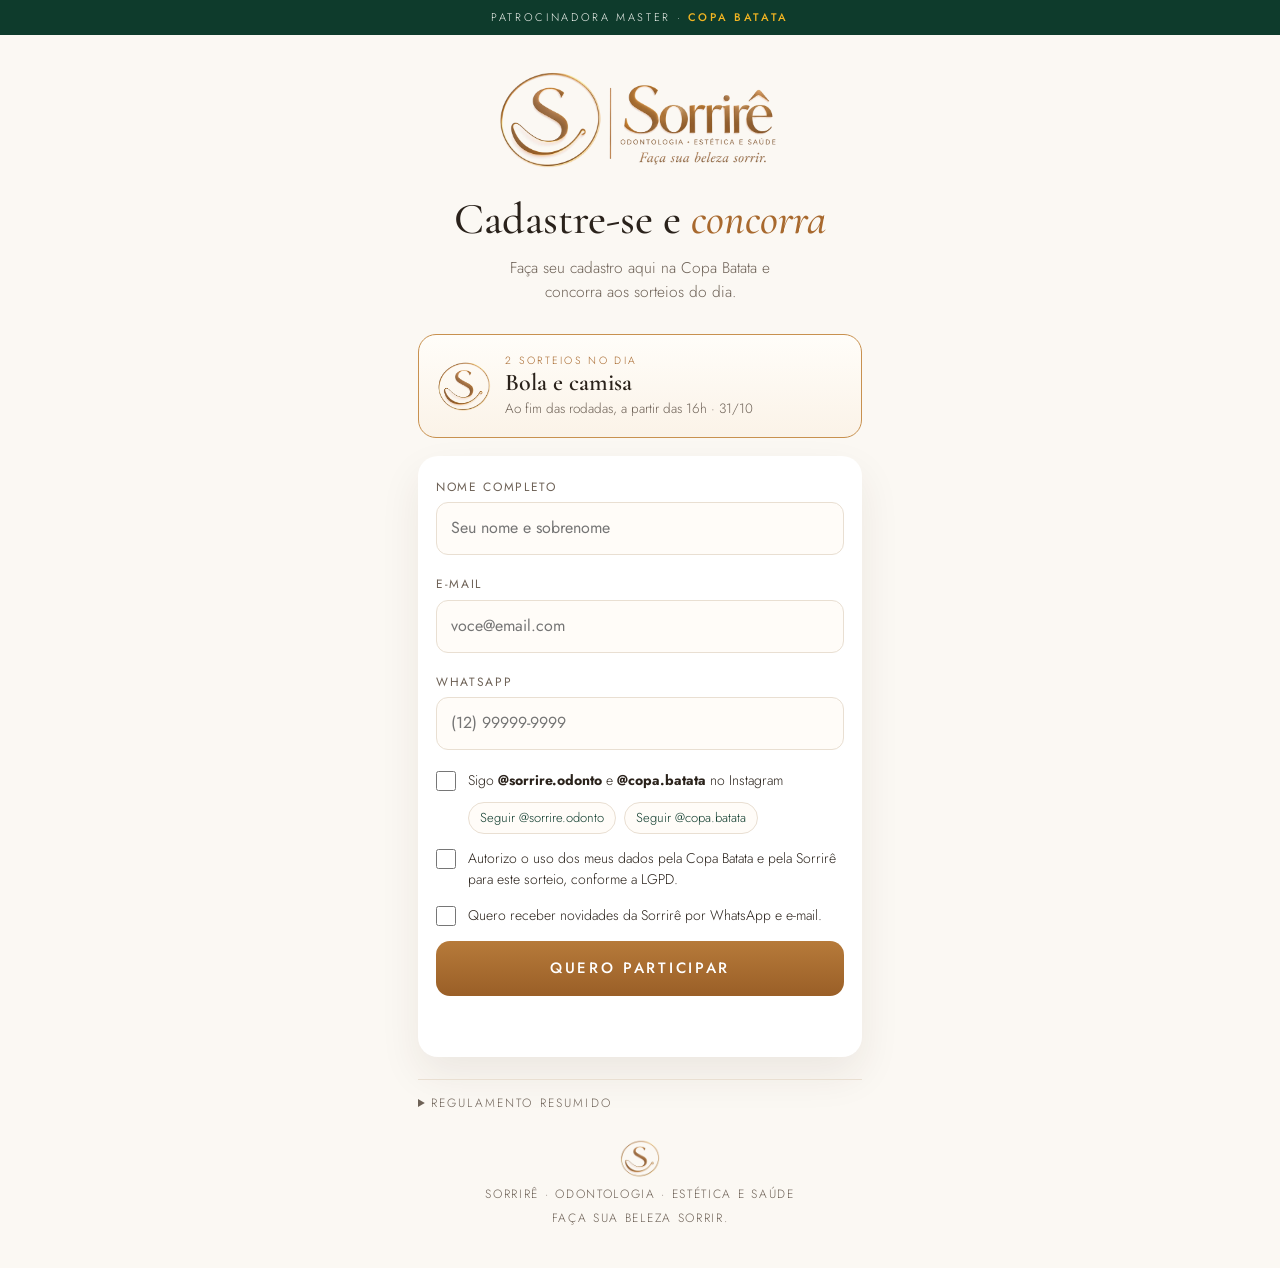
<file: sorteio-sorrire/index.html>
<!DOCTYPE html>
<html lang="pt-BR">
<head>
<meta charset="utf-8">
<meta name="viewport" content="width=device-width, initial-scale=1, viewport-fit=cover">
<title>Sorrirê na Copa Batata</title>
<meta name="robots" content="noindex, nofollow">
<meta name="description" content="Cadastro da Sorrirê na Copa Batata: concorra a uma bola e uma camisa.">
<link rel="preconnect" href="https://fonts.googleapis.com">
<link rel="preconnect" href="https://fonts.gstatic.com" crossorigin>
<link rel="stylesheet" href="https://fonts.googleapis.com/css2?family=Cormorant+Garamond:ital,wght@0,500;0,600;1,500&family=Jost:wght@300;400;500&display=swap">
<style>
/* Layout: cartão único de cadastro, pensado para o celular na beira da quadra; marfim e dourado da Sorrirê, verde da Copa só na faixa de parceria */
:root{
  color-scheme:light;
  --ivory:#FBF8F3; --paper:#FFFFFF; --ink:#2A221B; --muted:#6E6257; --line:#E9DFD2;
  --gold:#A8692E; --gold2:#C8914F; --goldlt:#F3E6D4; --pitch:#0E3B2C; --batata:#F2B522; --err:#A33A2B;
  --serif:'Cormorant Garamond',Georgia,'Times New Roman',serif; --sans:'Jost','Helvetica Neue',Arial,sans-serif;
}
*{box-sizing:border-box}
html,body{margin:0;background:var(--ivory);color:var(--ink)}
body{font-family:var(--sans);font-weight:300;font-size:16px;line-height:1.55;-webkit-font-smoothing:antialiased}
.wrap{max-width:480px;margin:0 auto;padding-left:max(18px,env(safe-area-inset-left,0px));padding-right:max(18px,env(safe-area-inset-right,0px));padding-block:0 40px}
.band{background:var(--pitch);color:#F2F5F0;text-align:center;font-size:11px;letter-spacing:.24em;text-transform:uppercase;padding:9px 16px;padding-top:calc(9px + env(safe-area-inset-top,0px))}
.band b{color:var(--batata);font-weight:500}
header{text-align:center;padding:28px 0 8px;display:grid;gap:14px;justify-items:center}
.logo{width:min(300px,82%);height:auto;;display:block}
h1{font-family:var(--serif);font-weight:500;font-size:clamp(34px,9vw,44px);line-height:1.02;margin:6px 0 0;text-wrap:balance}
h1 i{color:var(--gold)}
.lead{color:var(--muted);font-size:15.5px;max-width:34ch;margin:0}
.prize{margin:22px 0 0;border:1px solid var(--gold2);border-radius:18px;padding:18px 18px 16px;background:linear-gradient(180deg,#FFFDF9,#FBF3E8);display:grid;grid-template-columns:auto 1fr;gap:14px;align-items:center}
.prize img{width:54px;height:54px;border-radius:50%;}
.prize small{display:block;font-size:10.5px;letter-spacing:.22em;text-transform:uppercase;color:var(--gold)}
.prize b{display:block;font-family:var(--serif);font-weight:600;font-size:24px;line-height:1.1}
.prize span{font-size:13.5px;color:var(--muted)}
form,.done{margin-top:18px;background:var(--paper);border-radius:20px;box-shadow:0 18px 40px rgba(60,40,20,.08);padding:22px 18px 20px;display:grid;gap:14px}
.f{display:grid;gap:6px}
.f label{font-size:12px;letter-spacing:.14em;text-transform:uppercase;color:var(--muted);font-weight:400}
.f input{font:inherit;font-weight:400;font-size:16px;color:var(--ink);background:#FFFCF8;border:1px solid var(--line);border-radius:12px;padding:13px 14px;width:100%;outline:none;transition:border-color .2s,box-shadow .2s}
.f input:focus{border-color:var(--gold2);box-shadow:0 0 0 3px rgba(200,145,79,.18)}
.f input[aria-invalid="true"]{border-color:var(--err)}
.f .hint{font-size:12.5px;color:var(--muted)}
.f .msg{font-size:12.5px;color:var(--err);min-height:0}
.ck{display:grid;grid-template-columns:22px 1fr;gap:10px;align-items:start;font-size:14px;color:var(--ink);cursor:pointer}
.ck input{width:20px;height:20px;margin:1px 0 0;accent-color:var(--gold)}
.ck a{color:var(--gold)}
.ck.bad{color:var(--err)}
.follow{display:flex;gap:8px;flex-wrap:wrap;margin:-4px 0 0 32px}
.follow a{font-size:13px;text-decoration:none;color:var(--pitch);border:1px solid var(--line);border-radius:999px;padding:5px 11px;background:#FFFCF8}
.hp{position:absolute;left:-9999px;width:1px;height:1px;overflow:hidden}
button{font:inherit;font-weight:500;font-size:15px;letter-spacing:.18em;text-transform:uppercase;border:0;border-radius:14px;padding:16px;color:#fff;background:linear-gradient(180deg,#B67A3A,#9A5F27);cursor:pointer;transition:transform .15s,filter .2s}
button:hover{filter:brightness(1.05)}button:active{transform:scale(.98)}
button[disabled]{filter:grayscale(.4) brightness(.95);cursor:wait}
.formerr{font-size:13.5px;color:var(--err);text-align:center}
.done{text-align:center;justify-items:center;gap:12px}
.done .ok{width:64px;height:64px;border-radius:50%;border:1.5px solid var(--gold2);display:grid;place-items:center}
.done .ok svg{width:28px;height:28px}
.done h2{font-family:var(--serif);font-weight:500;font-size:34px;line-height:1.05;margin:0}
.done h2 i{color:var(--gold)}
.done p{margin:0;color:var(--muted);max-width:32ch}
.num{font-family:var(--serif);font-size:20px;color:var(--ink)}
.num b{font-weight:600;color:var(--gold)}
.btns{display:grid;gap:10px;width:100%}
.btns a{display:block;text-decoration:none;text-align:center;font-weight:500;font-size:14px;letter-spacing:.14em;text-transform:uppercase;border-radius:14px;padding:14px;border:1px solid var(--gold2);color:var(--gold)}
.btns a.pri{background:var(--pitch);border-color:var(--pitch);color:#F2F5F0}
details{margin-top:22px;border-top:1px solid var(--line);padding-top:14px}
summary{cursor:pointer;font-size:12px;letter-spacing:.18em;text-transform:uppercase;color:var(--muted)}
details ul{padding-left:18px;margin:10px 0 0;display:grid;gap:6px;font-size:13.5px;color:var(--muted)}
footer{margin-top:26px;text-align:center;font-size:12px;letter-spacing:.14em;text-transform:uppercase;color:var(--muted);display:grid;gap:6px}
footer img{width:40px;height:40px;margin:0 auto;}
.pv{margin-top:10px;font-size:12px;text-align:center;color:var(--gold)}
[hidden]{display:none!important}
@media (prefers-reduced-motion:reduce){*{transition:none!important}}
</style>
</head>
<body>
<div class="band">Patrocinadora master · <b>Copa Batata</b></div>
<div class="wrap">
  <header>
    <img class="logo" src="[data-uri]" alt="Sorrirê · Odontologia, Estética e Saúde">
    <h1>Cadastre-se e <i>concorra</i></h1>
    <p class="lead" id="lead">Faça seu cadastro aqui na Copa Batata e concorra aos sorteios do dia.</p>
  </header>

  <div class="prize">
    <img src="[data-uri]" alt="">
    <div><small id="rotulo">2 sorteios no dia</small><b id="premio">Bola e camisa</b><span id="quando">Ao fim das rodadas, a partir das 16h · 31/10</span></div>
  </div>

  <form id="fm" novalidate>
    <div class="f"><label for="nome">Nome completo</label><input id="nome" name="nome" autocomplete="name" placeholder="Seu nome e sobrenome" required><span class="msg" id="nome-m"></span></div>
    <div class="f"><label for="email">E-mail</label><input id="email" name="email" type="email" inputmode="email" autocomplete="email" placeholder="voce@email.com" required><span class="msg" id="email-m"></span></div>
    <div class="f"><label for="whatsapp">WhatsApp</label><input id="whatsapp" name="whatsapp" type="tel" inputmode="tel" autocomplete="tel" placeholder="(12) 99999-9999" required><span class="msg" id="whatsapp-m"></span></div>
    <label class="ck" id="segue-l"><input type="checkbox" id="segue"><span>Sigo <b>@sorrire.odonto</b> e <b>@copa.batata</b> no Instagram</span></label>
    <div class="follow"><a href="https://www.instagram.com/sorrire.odonto/" target="_blank" rel="noopener">Seguir @sorrire.odonto</a><a href="https://www.instagram.com/copa.batata/" target="_blank" rel="noopener">Seguir @copa.batata</a></div>
    <label class="ck" id="lgpd-l"><input type="checkbox" id="lgpd"><span>Autorizo o uso dos meus dados pela Copa Batata e pela Sorrirê para este sorteio, conforme a LGPD.</span></label>
    <label class="ck"><input type="checkbox" id="contato"><span>Quero receber novidades da Sorrirê por WhatsApp e e-mail.</span></label>
    <div class="hp" aria-hidden="true"><label for="site">Site</label><input id="site" tabindex="-1" autocomplete="off"></div>
    <button type="submit" id="go">Quero participar</button>
    <p class="formerr" id="ferr" role="alert"></p>
  </form>

  <div class="done" id="done" hidden>
    <div class="ok"><svg viewBox="0 0 24 24" fill="none" stroke="#A8692E" stroke-width="2" stroke-linecap="round" stroke-linejoin="round" aria-hidden="true"><path d="M5 12.5l4.2 4.2L19 7"/></svg></div>
    <h2>Pronto, você está <i>concorrendo!</i></h2>
    <p class="num" id="num"></p>
    <p id="donep">Os sorteios acontecem na quadra, ao fim das rodadas, a partir das 16h. Quem for sorteado precisa estar presente. Siga os perfis para acompanhar.</p>
    <div class="btns"><a class="pri" href="https://www.instagram.com/sorrire.odonto/" target="_blank" rel="noopener">Seguir @sorrire.odonto</a><a href="https://www.instagram.com/copa.batata/" target="_blank" rel="noopener">Seguir @copa.batata</a></div>
  </div>
  <p class="pv" id="pv" hidden>Modo prévia: o cadastro não foi salvo em nenhuma planilha.</p>

  <details>
    <summary>Regulamento resumido</summary>
    <ul id="reg">
      <li>Sorteios realizados pela Copa Batata, com patrocínio da Sorrirê.</li>
      <li>Um cadastro por pessoa (mesmo WhatsApp ou e-mail conta uma vez só).</li>
      <li>Para participar, é preciso seguir @sorrire.odonto e @copa.batata.</li>
      <li id="reg-data">2 sorteios em 31/10, ao fim das rodadas, a partir das 16h: uma bola e uma camisa (a ordem pode mudar).</li>
      <li>Cada pessoa ganha no máximo um prêmio. Quem já ganhou não entra nos sorteios seguintes.</li>
      <li>Quem for sorteado precisa estar na quadra para retirar o prêmio. Se não estiver, é feito um novo sorteio.</li>
      <li>Os ganhadores são anunciados na quadra e nos perfis da Copa e da Sorrirê.</li>
      <li>Os prêmios são itens esportivos e não envolvem procedimento nem serviço odontológico.</li>
      <li>Seus dados ficam só com a Copa Batata e a Sorrirê, e você pode pedir a exclusão a qualquer momento.</li>
    </ul>
  </details>

  <footer><img src="[data-uri]" alt=""><span>Sorrirê · Odontologia · Estética e Saúde</span><span>Faça sua beleza sorrir.</span></footer>
</div>

<script>
(function(){
"use strict";
/* ===== ajuste aqui ===== */
var CONFIG={
  ROTULO:"2 sorteios no dia",
  PREMIO:"Bola e camisa",
  QUANDO:"Ao fim das rodadas, a partir das 16h · 31/10",
  ENDPOINT:"https://webhook.komplexagrowth.com/webhook/sorteio-sorrire"   /* URL de produção do webhook do n8n */
};
/* ======================= */
document.getElementById("rotulo").textContent=CONFIG.ROTULO;
document.getElementById("premio").textContent=CONFIG.PREMIO;
document.getElementById("quando").textContent=CONFIG.QUANDO;

var $=function(id){return document.getElementById(id)};
var origem="direto";
try{var q=new URLSearchParams(location.search);if(q.get("origem"))origem=q.get("origem");}catch(e){}
var GS=(typeof google!=="undefined"&&google.script&&google.script.run)?google.script:null;
if(GS&&GS.url){GS.url.getLocation(function(l){if(l&&l.parameter&&l.parameter.origem)origem=l.parameter.origem;});}

var wa=$("whatsapp");
wa.addEventListener("input",function(){var d=wa.value.replace(/\D/g,"").slice(0,11);var o=d;
  if(d.length>2)o="("+d.slice(0,2)+") "+d.slice(2);
  if(d.length>7)o="("+d.slice(0,2)+") "+d.slice(2,d.length-4)+"-"+d.slice(-4);
  wa.value=o;});

function setErr(id,msg){var el=$(id);el.setAttribute("aria-invalid",msg?"true":"false");$(id+"-m").textContent=msg||"";}
["nome","email","whatsapp"].forEach(function(id){$(id).addEventListener("input",function(){setErr(id,"");$("ferr").textContent="";});});
["segue","lgpd"].forEach(function(id){$(id).addEventListener("change",function(){$(id+"-l").classList.remove("bad");$("ferr").textContent="";});});

function validar(){
  var ok=true,first=null;
  var nome=$("nome").value.trim();
  if(nome.split(/\s+/).length<2||nome.length<5){setErr("nome","Escreva nome e sobrenome.");ok=false;first=first||$("nome");}
  var email=$("email").value.trim();
  if(!/^[^\s@]+@[^\s@]+\.[^\s@]{2,}$/.test(email)){setErr("email","Confira o e-mail.");ok=false;first=first||$("email");}
  var tel=$("whatsapp").value.replace(/\D/g,"");
  if(tel.length<10){setErr("whatsapp","Coloque o DDD e o número.");ok=false;first=first||$("whatsapp");}
  if(!$("segue").checked){$("segue-l").classList.add("bad");ok=false;first=first||$("segue");}
  if(!$("lgpd").checked){$("lgpd-l").classList.add("bad");ok=false;first=first||$("lgpd");}
  if(!ok){$("ferr").textContent="Falta preencher o que está em vermelho.";if(first)first.focus();}
  return ok;
}

function ok(r){
  $("go").disabled=false;$("go").textContent="Quero participar";
  if(!r||!r.ok){$("ferr").textContent=(r&&r.erro)||"Não deu para salvar agora. Tente de novo em instantes.";return;}
  $("fm").hidden=true;$("done").hidden=false;
  $("num").innerHTML=r.preview?"No dia, aqui aparece o <b>número da sorte</b> da pessoa.":r.dup?"Você já estava cadastrado. Seu número é <b>"+r.numero+"</b>.":(r.numero?"Seu número da sorte é <b>"+r.numero+"</b>.":"");
  if(r.preview)$("pv").hidden=false;
  window.scrollTo({top:0,behavior:"smooth"});
}
function falha(){ $("go").disabled=false;$("go").textContent="Quero participar";$("ferr").textContent="Sem conexão agora. Confira a internet e tente de novo."; }

$("fm").addEventListener("submit",function(ev){
  ev.preventDefault();
  if($("site").value)return; /* robô */
  if(!validar())return;
  var dados={nome:$("nome").value.trim(),email:$("email").value.trim().toLowerCase(),whatsapp:$("whatsapp").value.replace(/\D/g,""),segue:$("segue").checked,lgpd:$("lgpd").checked,contato:$("contato").checked,origem:origem};
  $("go").disabled=true;$("go").textContent="Enviando…";
  if(GS){GS.run.withSuccessHandler(ok).withFailureHandler(falha).salvar(dados);}
  else if(CONFIG.ENDPOINT){
    /* n8n: formulário simples (sem preflight). Só confirma o cadastro quando o n8n responde que gravou. */
    var body=new URLSearchParams();Object.keys(dados).forEach(function(k){body.append(k,String(dados[k]));});
    fetch(CONFIG.ENDPOINT,{method:"POST",body:body}).then(function(x){if(!x.ok)throw new Error("http "+x.status);return x.text();}).then(function(txt){var r=null;try{r=JSON.parse(txt);}catch(e){}if(!r||r.ok!==true)throw new Error("sem confirmação");ok({ok:true});}).catch(function(){ok({ok:false,erro:"Não deu para salvar seu cadastro agora. Tente de novo em instantes ou chame alguém no stand da Sorrirê."});});
  }
  else{setTimeout(function(){ok({ok:true,numero:"0",preview:true});},600);}
});
})();
</script>
</body>
</html>
</file>
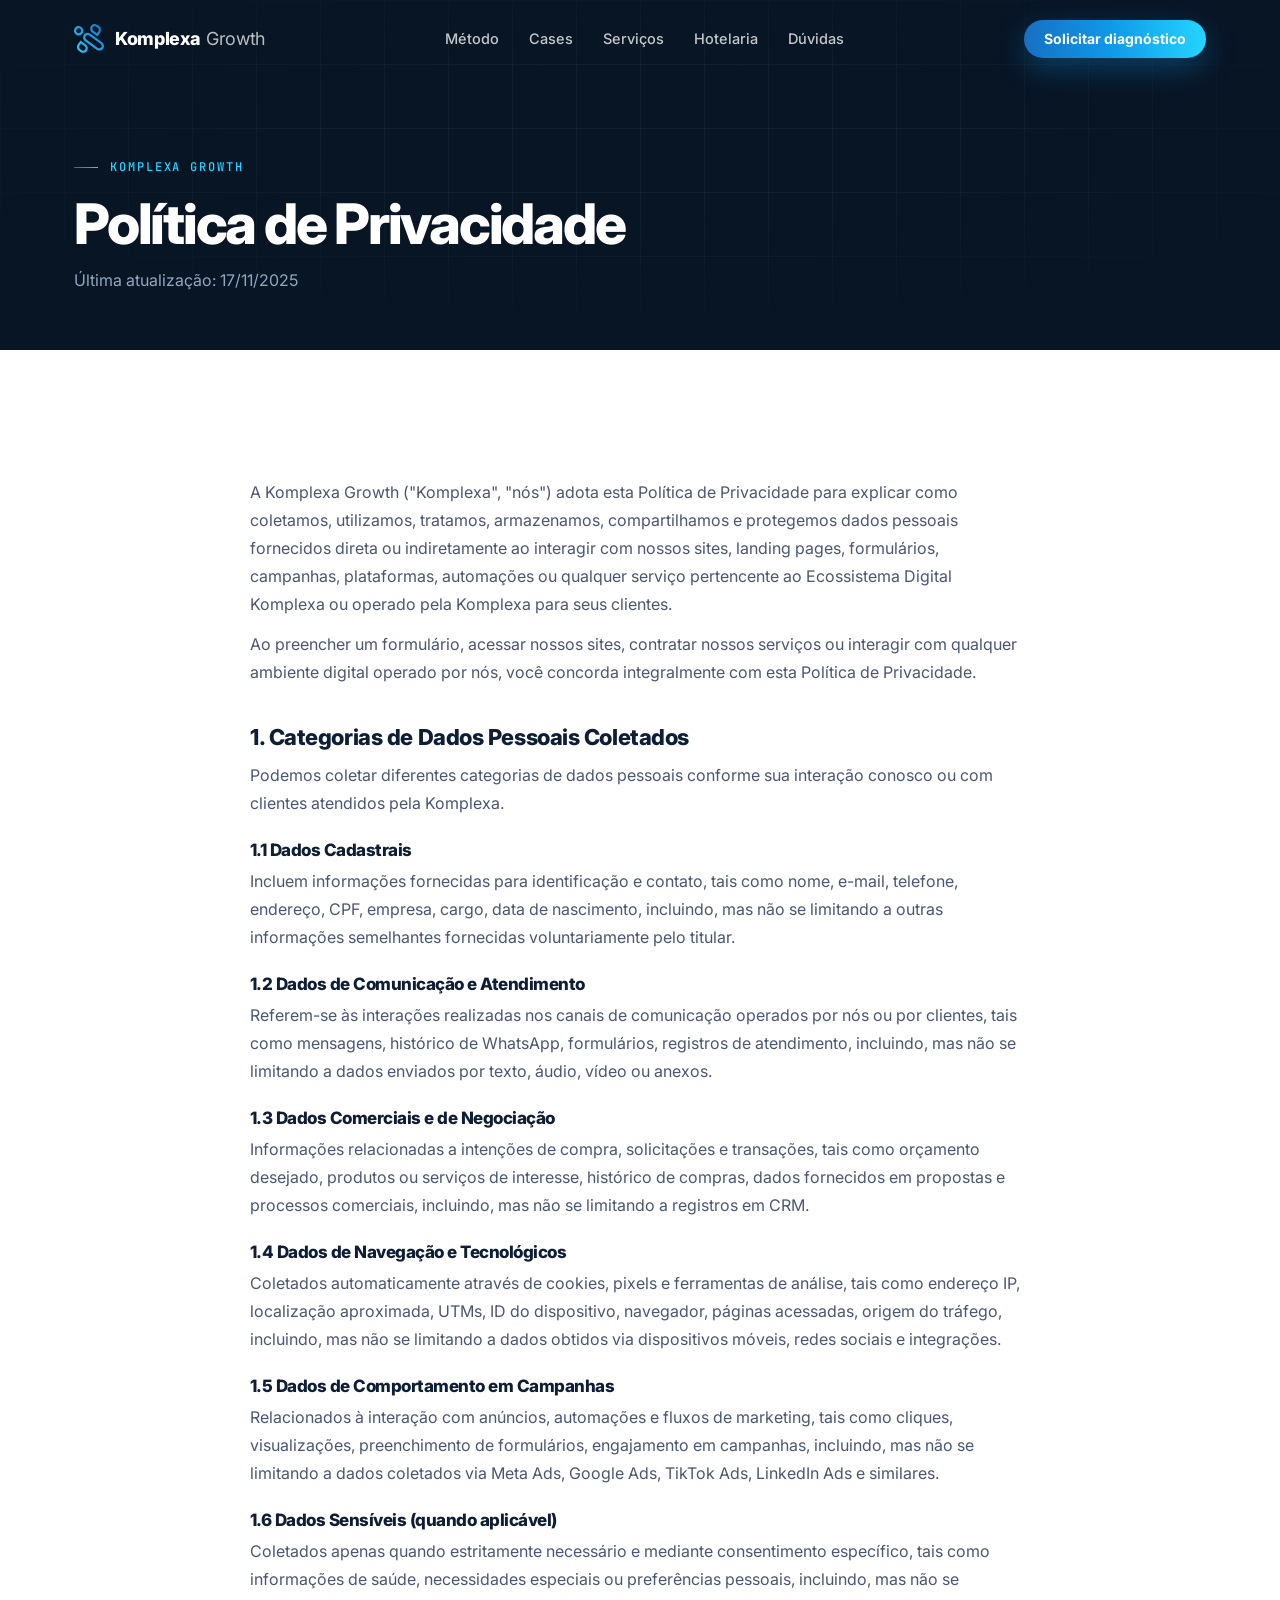
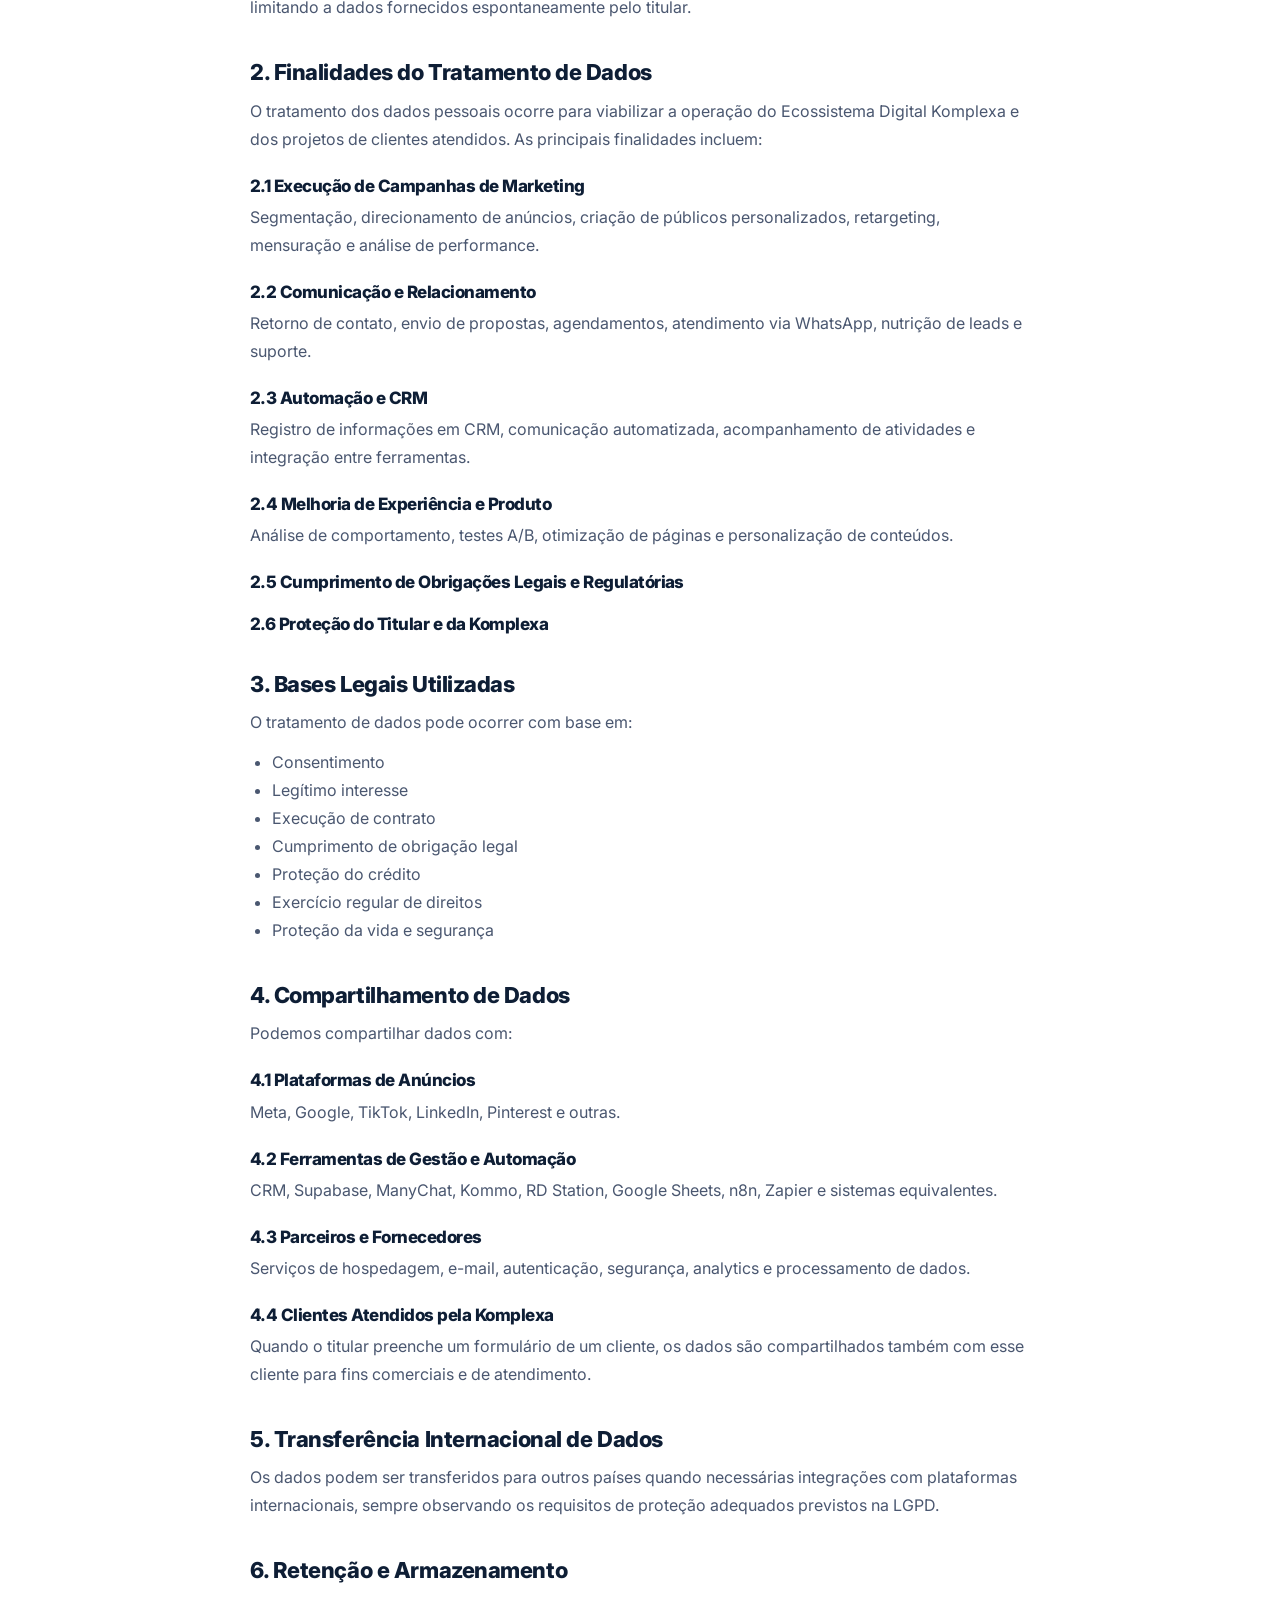
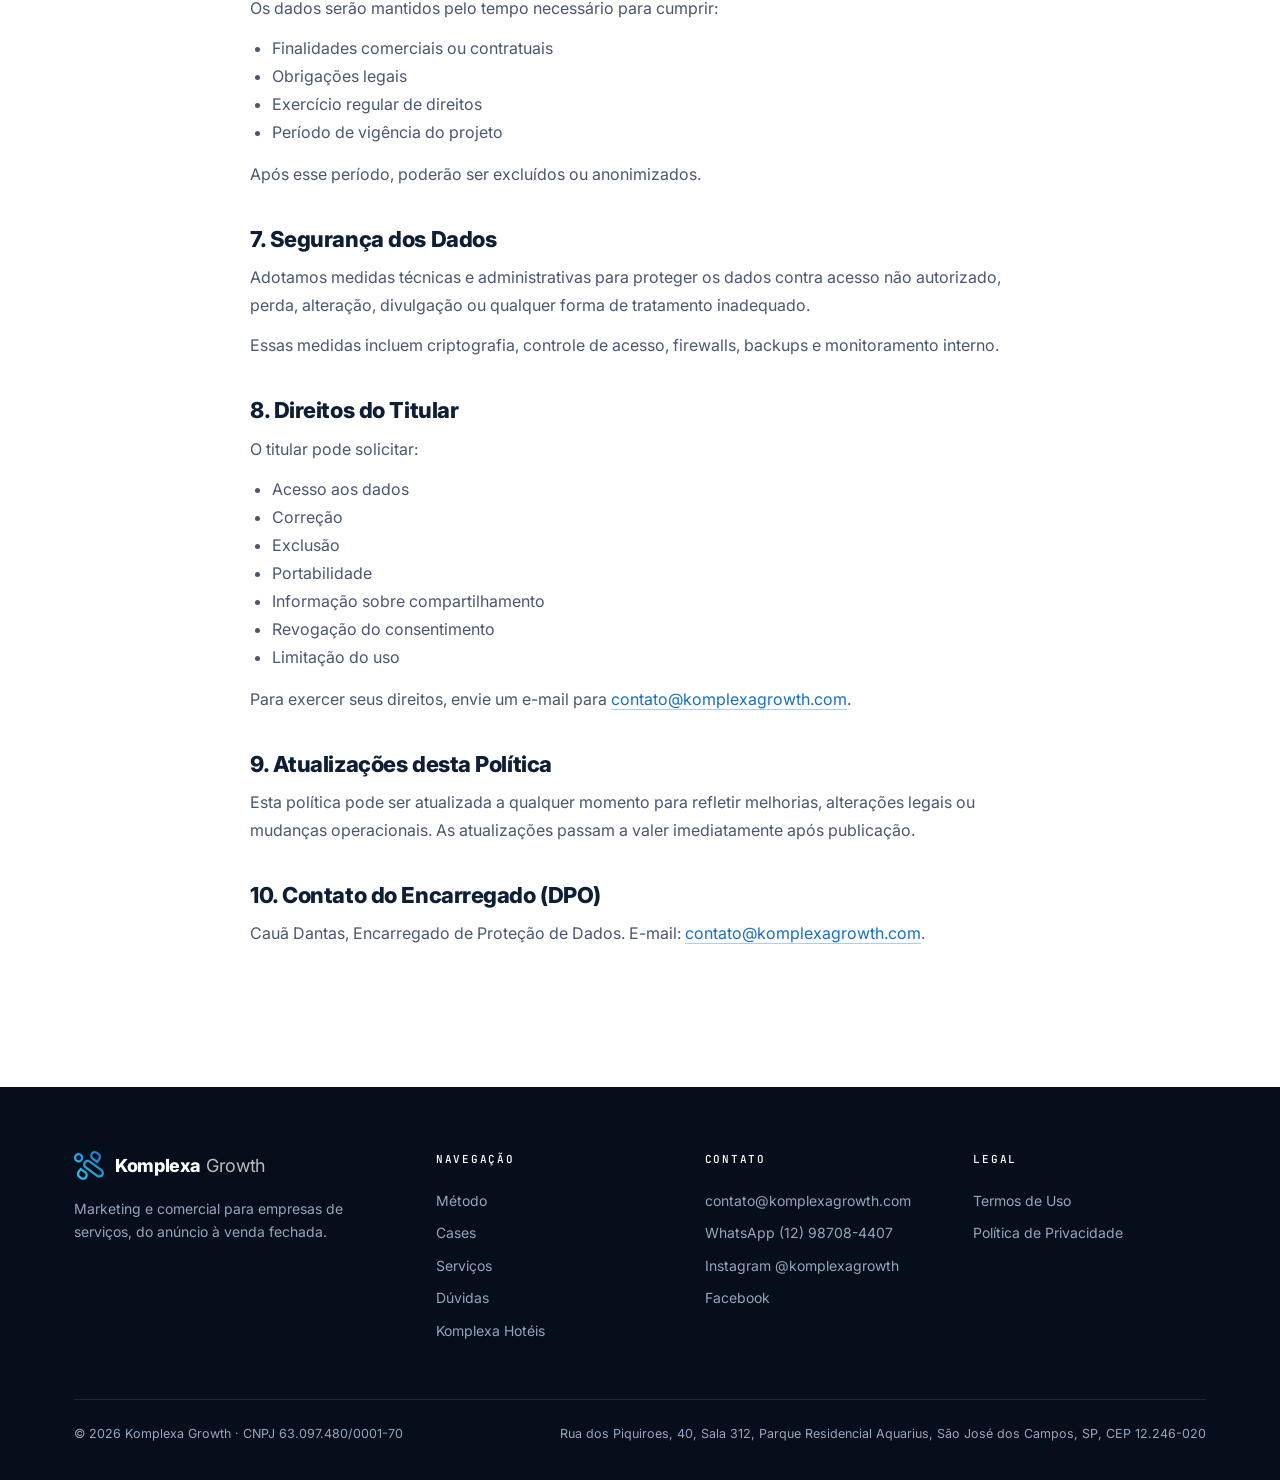
<file: politica-de-privacidade.html>
<!doctype html>
<html lang="pt-BR">
<head>
<meta charset="utf-8">
<meta name="viewport" content="width=device-width, initial-scale=1">
<script>document.documentElement.className+=" js";setTimeout(function(){if(!window.__animReady)document.documentElement.className+=" no-anim"},2500)</script>
<title>Política de Privacidade | Komplexa Growth</title>
<meta name="description" content="Como a Komplexa Growth coleta, usa, compartilha e protege dados pessoais.">
<meta name="robots" content="index, follow, max-image-preview:large, max-snippet:-1">
<link rel="canonical" href="https://komplexagrowth.com/politica-de-privacidade">
<meta property="og:type" content="website">
<meta property="og:url" content="https://komplexagrowth.com/politica-de-privacidade">
<meta property="og:title" content="Política de Privacidade | Komplexa Growth">
<meta property="og:description" content="Como a Komplexa Growth coleta, usa, compartilha e protege dados pessoais.">
<meta property="og:image" content="https://komplexagrowth.com/assets/img/og.jpg">
<meta property="og:image:width" content="1200">
<meta property="og:image:height" content="630">
<meta property="og:locale" content="pt_BR">
<meta property="og:site_name" content="Komplexa Growth">
<meta name="twitter:card" content="summary_large_image">
<meta name="theme-color" content="#081525">
<link rel="icon" href="favicon.ico" sizes="32x32">
<link rel="icon" type="image/svg+xml" href="assets/img/favicon.svg">
<link rel="apple-touch-icon" href="assets/img/apple-touch-icon.png">
<link rel="manifest" href="site.webmanifest">
<link rel="preconnect" href="https://fonts.googleapis.com">
<link rel="preconnect" href="https://fonts.gstatic.com" crossorigin>
<link href="https://fonts.googleapis.com/css2?family=Inter:wght@400;500;600;700;800&amp;family=Fraunces:ital,wght@1,400;1,500&amp;family=JetBrains+Mono:wght@400;500&amp;display=swap" rel="stylesheet">
<link rel="stylesheet" href="assets/css/site.css">
</head>
<body>
<a class="skip" href="#conteudo">Pular para o conteúdo</a>
<header class="hdr">
  <div class="wrap">
    <a class="logo" href="index.html" aria-label="Komplexa Growth, início"><svg viewBox="0 0 100 97" aria-hidden="true"><defs><linearGradient id="lgh" gradientUnits="userSpaceOnUse" x1="0" y1="97" x2="100" y2="0"><stop offset="0" stop-color="#24D5FF"/><stop offset="1" stop-color="#1670C3"/></linearGradient></defs><g fill="url(#lgh)"><path d="M45.8247 36.6514C47.5271 36.6514 49.1676 37.1817 50.5604 38.211L89.22 66.5651C90.9533 67.844 92.0985 69.7156 92.439 71.8679C92.7795 74.0202 92.2533 76.1413 90.9843 77.8881C89.4366 80.0092 87.0842 81.2257 84.4533 81.2257C81.8223 81.2257 81.1104 80.6954 79.7176 79.6661L41.0581 51.3119C39.3247 50.033 38.1795 48.1615 37.839 46.0092C37.4985 43.8569 38.0247 41.7358 39.2938 39.989C40.8414 37.8679 43.1938 36.6514 45.8247 36.6514ZM45.8247 29.1651C41.0581 29.1651 36.3223 31.3798 33.289 35.5908C28.2747 42.5468 29.7914 52.3101 36.6938 57.3633L75.3533 85.7174C78.1081 87.745 81.2962 88.7119 84.4533 88.7119C89.22 88.7119 93.9557 86.4973 96.989 82.2862C102.003 75.3303 100.487 65.567 93.5842 60.5138L54.9247 32.1596C52.17 30.1321 48.9819 29.1651 45.8247 29.1651Z"/><path d="M69.1938 7.48624C70.8961 7.48624 72.5366 8.01651 73.9295 9.04587L79.47 13.1009C83.0604 15.7211 83.8652 20.8055 81.2342 24.4239L76.4985 30.9743L64.4581 22.1468C60.8676 19.5266 60.0628 14.4422 62.6938 10.8239C64.2414 8.70275 66.5938 7.48624 69.2247 7.48624M69.1938 0C64.4271 0 59.6914 2.21468 56.658 6.42569C51.6438 13.3816 53.1604 23.145 60.0628 28.1982L78.108 41.4239L87.2081 28.822C92.2223 21.8661 90.7057 12.1027 83.8033 7.04954L78.2628 2.99449C75.508 0.966969 72.32 0 69.1628 0H69.1938Z"/><path d="M15.4914 14.4422C17.1938 14.4422 18.8342 14.9725 20.2271 16.0018C21.9604 17.2807 23.1057 19.1523 23.4462 21.3046C23.7866 23.4569 23.2604 25.578 21.9914 27.3248C20.4438 29.4459 18.0914 30.6624 15.4604 30.6624C12.8295 30.6624 12.1176 30.1321 10.7247 29.1028C8.9914 27.8239 7.84615 25.9523 7.50568 23.8C7.1652 21.6477 7.69139 19.5266 8.96044 17.7798C10.5081 15.6587 12.8604 14.4422 15.4914 14.4422ZM15.4914 6.95597C10.7247 6.95597 5.98901 9.17064 2.95567 13.3817C-2.05861 20.3376 -0.541946 30.1009 6.36043 35.1541C9.1152 37.1817 12.3033 38.1486 15.4604 38.1486C20.2271 38.1486 24.9628 35.9339 27.9962 31.7229C33.0104 24.767 31.4938 15.0037 24.5914 9.95046C21.8366 7.92294 18.6485 6.95597 15.4914 6.95597Z"/><path d="M23.3533 65.3174L35.3937 74.145C38.9842 76.7652 39.789 81.8495 37.158 85.4679C35.6104 87.589 33.258 88.8055 30.6271 88.8055C27.9961 88.8055 27.2842 88.2752 25.8914 87.2459L20.3509 83.1908C16.7604 80.5706 15.9557 75.4863 18.5866 71.8679L23.3223 65.3174M21.7128 54.8367L12.6128 67.4385C7.59851 74.3945 9.11518 84.1578 16.0176 89.211L21.558 93.2661C24.3128 95.2936 27.5009 96.2606 30.658 96.2606C35.4247 96.2606 40.1604 94.0459 43.1937 89.8349C48.208 82.8789 46.6914 73.1156 39.789 68.0624L21.7438 54.8367H21.7128Z"/></g></svg><span class="logo-txt"><b>Komplexa</b><span>Growth</span></span></a>
    <nav class="nav" aria-label="Principal"><a href="index.html#metodo">Método</a><a href="index.html#cases">Cases</a><a href="index.html#servicos">Serviços</a><a href="index.html#hotelaria">Hotelaria</a><a href="index.html#duvidas">Dúvidas</a></nav>
    <a class="btn btn-primary hdr-cta" href="https://komplexa-pricing.vercel.app/f/komplexagrowth?utm_source=komplexagrowth&amp;utm_medium=site&amp;utm_content=header" target="_blank" rel="noopener">Solicitar diagnóstico</a>
    <button class="burger" type="button" aria-label="Abrir menu" aria-expanded="false" aria-controls="mnav"><span></span></button>
  </div>
</header>
<nav class="mnav" id="mnav" aria-label="Menu">
  <a href="index.html#metodo">Método</a><a href="index.html#cases">Cases</a><a href="index.html#servicos">Serviços</a><a href="index.html#hotelaria">Hotelaria</a><a href="index.html#duvidas">Dúvidas</a>
  <a class="btn btn-primary" href="https://komplexa-pricing.vercel.app/f/komplexagrowth?utm_source=komplexagrowth&amp;utm_medium=site&amp;utm_content=menu" target="_blank" rel="noopener">Solicitar diagnóstico <svg viewBox="0 0 16 16" fill="none" stroke="currentColor" stroke-width="1.8" stroke-linecap="round" stroke-linejoin="round" aria-hidden="true"><path d="M3 8h10M9 4l4 4-4 4"/></svg></a>
</nav>
<main id="conteudo">
<section class="dark grid-bg pg-hero"><div class="wrap"><span class="eyebrow">Komplexa Growth</span><h1>Política de Privacidade</h1><p>Última atualização: 17/11/2025</p></div></section>
<section><div class="wrap"><div class="doc">
<p>A Komplexa Growth ("Komplexa", "nós") adota esta Política de Privacidade para explicar como coletamos, utilizamos, tratamos, armazenamos, compartilhamos e protegemos dados pessoais fornecidos direta ou indiretamente ao interagir com nossos sites, landing pages, formulários, campanhas, plataformas, automações ou qualquer serviço pertencente ao Ecossistema Digital Komplexa ou operado pela Komplexa para seus clientes.</p>
<p>Ao preencher um formulário, acessar nossos sites, contratar nossos serviços ou interagir com qualquer ambiente digital operado por nós, você concorda integralmente com esta Política de Privacidade.</p>
<h2>1. Categorias de Dados Pessoais Coletados</h2>
<p>Podemos coletar diferentes categorias de dados pessoais conforme sua interação conosco ou com clientes atendidos pela Komplexa.</p>
<h3>1.1 Dados Cadastrais</h3>
<p>Incluem informações fornecidas para identificação e contato, tais como nome, e-mail, telefone, endereço, CPF, empresa, cargo, data de nascimento, incluindo, mas não se limitando a outras informações semelhantes fornecidas voluntariamente pelo titular.</p>
<h3>1.2 Dados de Comunicação e Atendimento</h3>
<p>Referem-se às interações realizadas nos canais de comunicação operados por nós ou por clientes, tais como mensagens, histórico de WhatsApp, formulários, registros de atendimento, incluindo, mas não se limitando a dados enviados por texto, áudio, vídeo ou anexos.</p>
<h3>1.3 Dados Comerciais e de Negociação</h3>
<p>Informações relacionadas a intenções de compra, solicitações e transações, tais como orçamento desejado, produtos ou serviços de interesse, histórico de compras, dados fornecidos em propostas e processos comerciais, incluindo, mas não se limitando a registros em CRM.</p>
<h3>1.4 Dados de Navegação e Tecnológicos</h3>
<p>Coletados automaticamente através de cookies, pixels e ferramentas de análise, tais como endereço IP, localização aproximada, UTMs, ID do dispositivo, navegador, páginas acessadas, origem do tráfego, incluindo, mas não se limitando a dados obtidos via dispositivos móveis, redes sociais e integrações.</p>
<h3>1.5 Dados de Comportamento em Campanhas</h3>
<p>Relacionados à interação com anúncios, automações e fluxos de marketing, tais como cliques, visualizações, preenchimento de formulários, engajamento em campanhas, incluindo, mas não se limitando a dados coletados via Meta Ads, Google Ads, TikTok Ads, LinkedIn Ads e similares.</p>
<h3>1.6 Dados Sensíveis (quando aplicável)</h3>
<p>Coletados apenas quando estritamente necessário e mediante consentimento específico, tais como informações de saúde, necessidades especiais ou preferências pessoais, incluindo, mas não se limitando a dados fornecidos espontaneamente pelo titular.</p>
<h2>2. Finalidades do Tratamento de Dados</h2>
<p>O tratamento dos dados pessoais ocorre para viabilizar a operação do Ecossistema Digital Komplexa e dos projetos de clientes atendidos. As principais finalidades incluem:</p>
<h3>2.1 Execução de Campanhas de Marketing</h3>
<p>Segmentação, direcionamento de anúncios, criação de públicos personalizados, retargeting, mensuração e análise de performance.</p>
<h3>2.2 Comunicação e Relacionamento</h3>
<p>Retorno de contato, envio de propostas, agendamentos, atendimento via WhatsApp, nutrição de leads e suporte.</p>
<h3>2.3 Automação e CRM</h3>
<p>Registro de informações em CRM, comunicação automatizada, acompanhamento de atividades e integração entre ferramentas.</p>
<h3>2.4 Melhoria de Experiência e Produto</h3>
<p>Análise de comportamento, testes A/B, otimização de páginas e personalização de conteúdos.</p>
<h3>2.5 Cumprimento de Obrigações Legais e Regulatórias</h3>
<h3>2.6 Proteção do Titular e da Komplexa</h3>
<h2>3. Bases Legais Utilizadas</h2>
<p>O tratamento de dados pode ocorrer com base em:</p>
<ul><li>Consentimento</li><li>Legítimo interesse</li><li>Execução de contrato</li><li>Cumprimento de obrigação legal</li><li>Proteção do crédito</li><li>Exercício regular de direitos</li><li>Proteção da vida e segurança</li></ul>
<h2>4. Compartilhamento de Dados</h2>
<p>Podemos compartilhar dados com:</p>
<h3>4.1 Plataformas de Anúncios</h3>
<p>Meta, Google, TikTok, LinkedIn, Pinterest e outras.</p>
<h3>4.2 Ferramentas de Gestão e Automação</h3>
<p>CRM, Supabase, ManyChat, Kommo, RD Station, Google Sheets, n8n, Zapier e sistemas equivalentes.</p>
<h3>4.3 Parceiros e Fornecedores</h3>
<p>Serviços de hospedagem, e-mail, autenticação, segurança, analytics e processamento de dados.</p>
<h3>4.4 Clientes Atendidos pela Komplexa</h3>
<p>Quando o titular preenche um formulário de um cliente, os dados são compartilhados também com esse cliente para fins comerciais e de atendimento.</p>
<h2>5. Transferência Internacional de Dados</h2>
<p>Os dados podem ser transferidos para outros países quando necessárias integrações com plataformas internacionais, sempre observando os requisitos de proteção adequados previstos na LGPD.</p>
<h2>6. Retenção e Armazenamento</h2>
<p>Os dados serão mantidos pelo tempo necessário para cumprir:</p>
<ul><li>Finalidades comerciais ou contratuais</li><li>Obrigações legais</li><li>Exercício regular de direitos</li><li>Período de vigência do projeto</li></ul>
<p>Após esse período, poderão ser excluídos ou anonimizados.</p>
<h2>7. Segurança dos Dados</h2>
<p>Adotamos medidas técnicas e administrativas para proteger os dados contra acesso não autorizado, perda, alteração, divulgação ou qualquer forma de tratamento inadequado.</p>
<p>Essas medidas incluem criptografia, controle de acesso, firewalls, backups e monitoramento interno.</p>
<h2>8. Direitos do Titular</h2>
<p>O titular pode solicitar:</p>
<ul><li>Acesso aos dados</li><li>Correção</li><li>Exclusão</li><li>Portabilidade</li><li>Informação sobre compartilhamento</li><li>Revogação do consentimento</li><li>Limitação do uso</li></ul>
<p>Para exercer seus direitos, envie um e-mail para <a href="mailto:contato@komplexagrowth.com">contato@komplexagrowth.com</a>.</p>
<h2>9. Atualizações desta Política</h2>
<p>Esta política pode ser atualizada a qualquer momento para refletir melhorias, alterações legais ou mudanças operacionais. As atualizações passam a valer imediatamente após publicação.</p>
<h2>10. Contato do Encarregado (DPO)</h2>
<p>Cauã Dantas, Encarregado de Proteção de Dados. E-mail: <a href="mailto:contato@komplexagrowth.com">contato@komplexagrowth.com</a>.</p>
</div></div></section>
</main>
<footer class="ft">
  <div class="wrap">
    <div class="ft-grid">
      <div>
        <a class="logo" href="index.html" aria-label="Komplexa Growth"><svg viewBox="0 0 100 97" aria-hidden="true"><defs><linearGradient id="lgf" gradientUnits="userSpaceOnUse" x1="0" y1="97" x2="100" y2="0"><stop offset="0" stop-color="#24D5FF"/><stop offset="1" stop-color="#1670C3"/></linearGradient></defs><g fill="url(#lgf)"><path d="M45.8247 36.6514C47.5271 36.6514 49.1676 37.1817 50.5604 38.211L89.22 66.5651C90.9533 67.844 92.0985 69.7156 92.439 71.8679C92.7795 74.0202 92.2533 76.1413 90.9843 77.8881C89.4366 80.0092 87.0842 81.2257 84.4533 81.2257C81.8223 81.2257 81.1104 80.6954 79.7176 79.6661L41.0581 51.3119C39.3247 50.033 38.1795 48.1615 37.839 46.0092C37.4985 43.8569 38.0247 41.7358 39.2938 39.989C40.8414 37.8679 43.1938 36.6514 45.8247 36.6514ZM45.8247 29.1651C41.0581 29.1651 36.3223 31.3798 33.289 35.5908C28.2747 42.5468 29.7914 52.3101 36.6938 57.3633L75.3533 85.7174C78.1081 87.745 81.2962 88.7119 84.4533 88.7119C89.22 88.7119 93.9557 86.4973 96.989 82.2862C102.003 75.3303 100.487 65.567 93.5842 60.5138L54.9247 32.1596C52.17 30.1321 48.9819 29.1651 45.8247 29.1651Z"/><path d="M69.1938 7.48624C70.8961 7.48624 72.5366 8.01651 73.9295 9.04587L79.47 13.1009C83.0604 15.7211 83.8652 20.8055 81.2342 24.4239L76.4985 30.9743L64.4581 22.1468C60.8676 19.5266 60.0628 14.4422 62.6938 10.8239C64.2414 8.70275 66.5938 7.48624 69.2247 7.48624M69.1938 0C64.4271 0 59.6914 2.21468 56.658 6.42569C51.6438 13.3816 53.1604 23.145 60.0628 28.1982L78.108 41.4239L87.2081 28.822C92.2223 21.8661 90.7057 12.1027 83.8033 7.04954L78.2628 2.99449C75.508 0.966969 72.32 0 69.1628 0H69.1938Z"/><path d="M15.4914 14.4422C17.1938 14.4422 18.8342 14.9725 20.2271 16.0018C21.9604 17.2807 23.1057 19.1523 23.4462 21.3046C23.7866 23.4569 23.2604 25.578 21.9914 27.3248C20.4438 29.4459 18.0914 30.6624 15.4604 30.6624C12.8295 30.6624 12.1176 30.1321 10.7247 29.1028C8.9914 27.8239 7.84615 25.9523 7.50568 23.8C7.1652 21.6477 7.69139 19.5266 8.96044 17.7798C10.5081 15.6587 12.8604 14.4422 15.4914 14.4422ZM15.4914 6.95597C10.7247 6.95597 5.98901 9.17064 2.95567 13.3817C-2.05861 20.3376 -0.541946 30.1009 6.36043 35.1541C9.1152 37.1817 12.3033 38.1486 15.4604 38.1486C20.2271 38.1486 24.9628 35.9339 27.9962 31.7229C33.0104 24.767 31.4938 15.0037 24.5914 9.95046C21.8366 7.92294 18.6485 6.95597 15.4914 6.95597Z"/><path d="M23.3533 65.3174L35.3937 74.145C38.9842 76.7652 39.789 81.8495 37.158 85.4679C35.6104 87.589 33.258 88.8055 30.6271 88.8055C27.9961 88.8055 27.2842 88.2752 25.8914 87.2459L20.3509 83.1908C16.7604 80.5706 15.9557 75.4863 18.5866 71.8679L23.3223 65.3174M21.7128 54.8367L12.6128 67.4385C7.59851 74.3945 9.11518 84.1578 16.0176 89.211L21.558 93.2661C24.3128 95.2936 27.5009 96.2606 30.658 96.2606C35.4247 96.2606 40.1604 94.0459 43.1937 89.8349C48.208 82.8789 46.6914 73.1156 39.789 68.0624L21.7438 54.8367H21.7128Z"/></g></svg><span class="logo-txt"><b>Komplexa</b><span>Growth</span></span></a>
        <p>Marketing e comercial para empresas de serviços, do anúncio à venda fechada.</p>
      </div>
      <div class="ft-col">
        <h4>Navegação</h4>
        <a href="index.html#metodo">Método</a><a href="index.html#cases">Cases</a><a href="index.html#servicos">Serviços</a><a href="index.html#duvidas">Dúvidas</a>
        <a href="https://komplexahoteis.com/" target="_blank" rel="noopener">Komplexa Hotéis</a>
      </div>
      <div class="ft-col">
        <h4>Contato</h4>
        <a href="mailto:contato@komplexagrowth.com">contato@komplexagrowth.com</a>
        <a href="https://wa.me/5512987084407?text=Ol%C3%A1%21%20Vim%20pelo%20site%20da%20Komplexa%20Growth%20e%20quero%20conversar%20sobre%20o%20marketing%20e%20o%20comercial%20da%20minha%20empresa." target="_blank" rel="noopener">WhatsApp (12) 98708-4407</a>
        <a href="https://www.instagram.com/komplexagrowth/" target="_blank" rel="noopener">Instagram @komplexagrowth</a>
        <a href="https://www.facebook.com/komplexagrowth" target="_blank" rel="noopener">Facebook</a>
      </div>
      <div class="ft-col">
        <h4>Legal</h4>
        <a href="termos-de-uso.html">Termos de Uso</a>
        <a href="politica-de-privacidade.html">Política de Privacidade</a>
      </div>
    </div>
    <div class="ft-base">
      <span>© <span id="ano">2026</span> Komplexa Growth · CNPJ 63.097.480/0001-70</span>
      <span>Rua dos Piquiroes, 40, Sala 312, Parque Residencial Aquarius, São José dos Campos, SP, CEP 12.246-020</span>
    </div>
  </div>
</footer>
<script src="assets/js/site.js" defer></script>
</body>
</html>
</file>
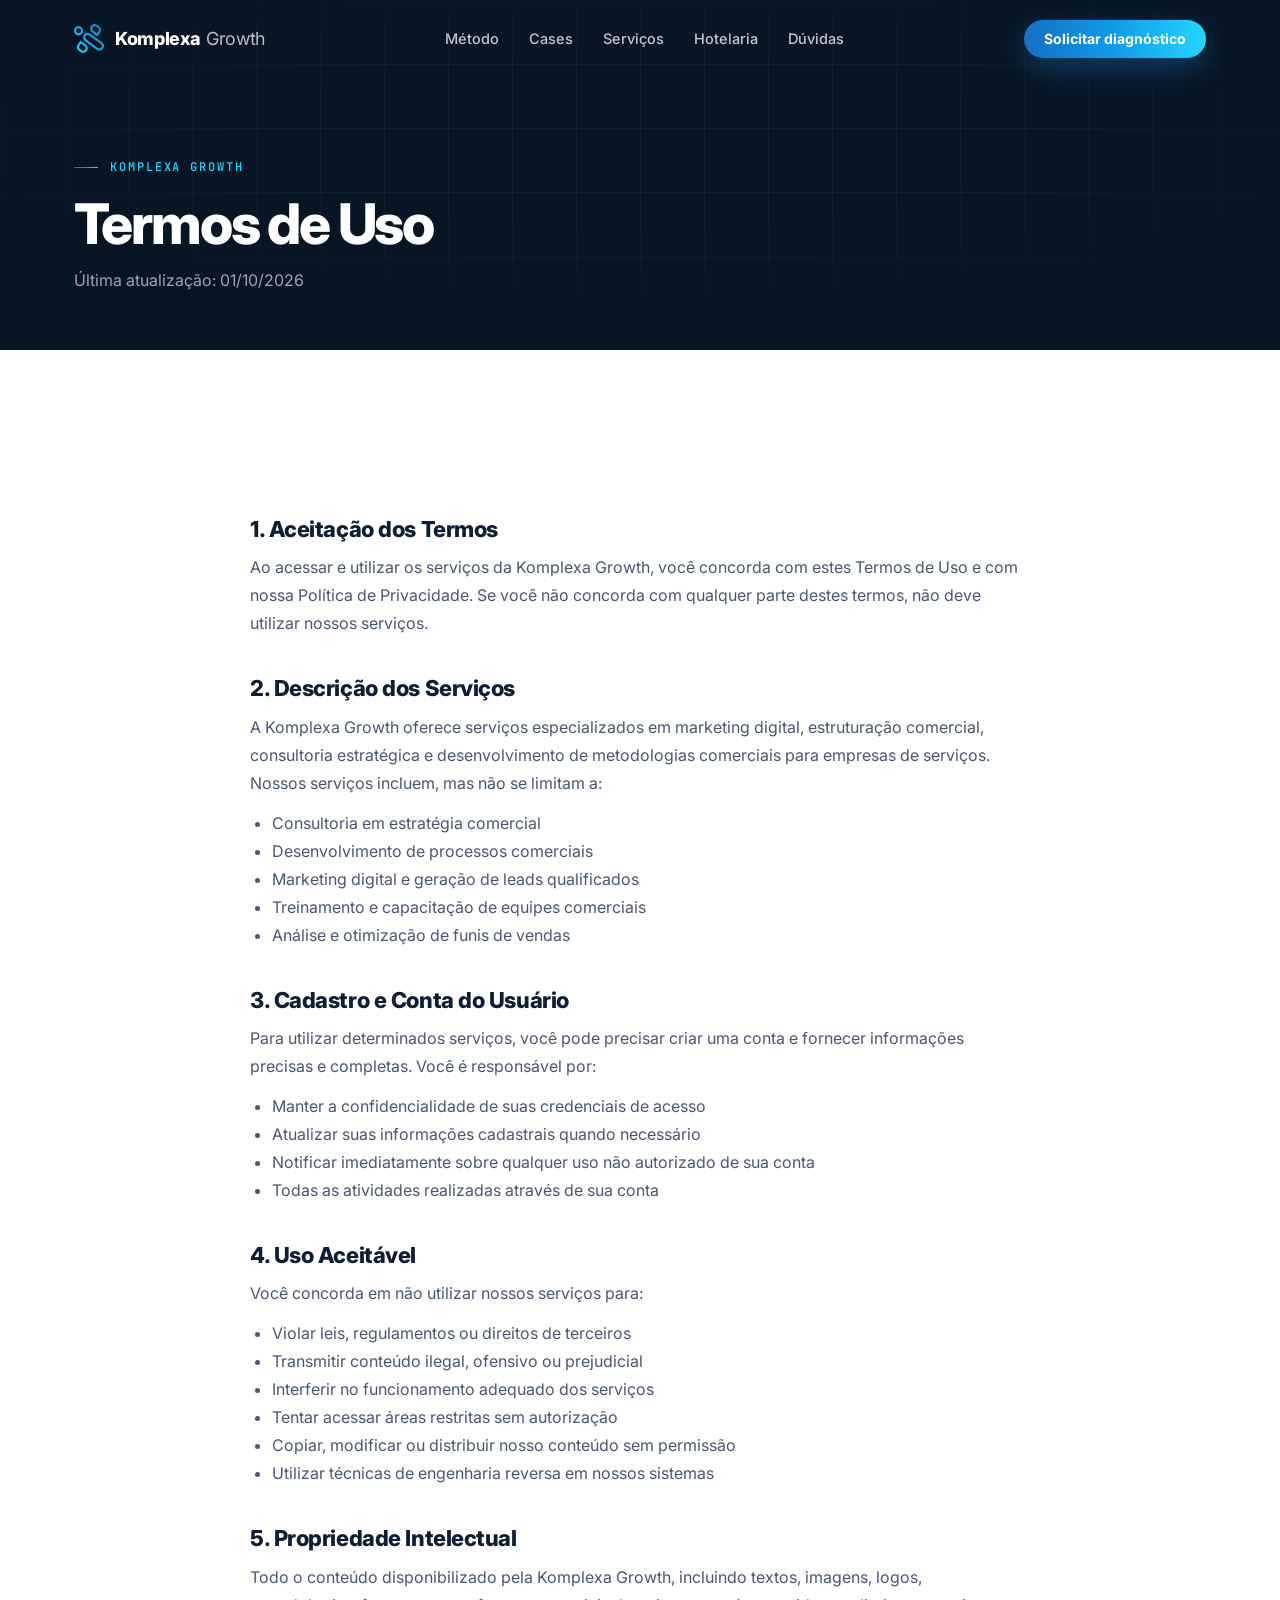
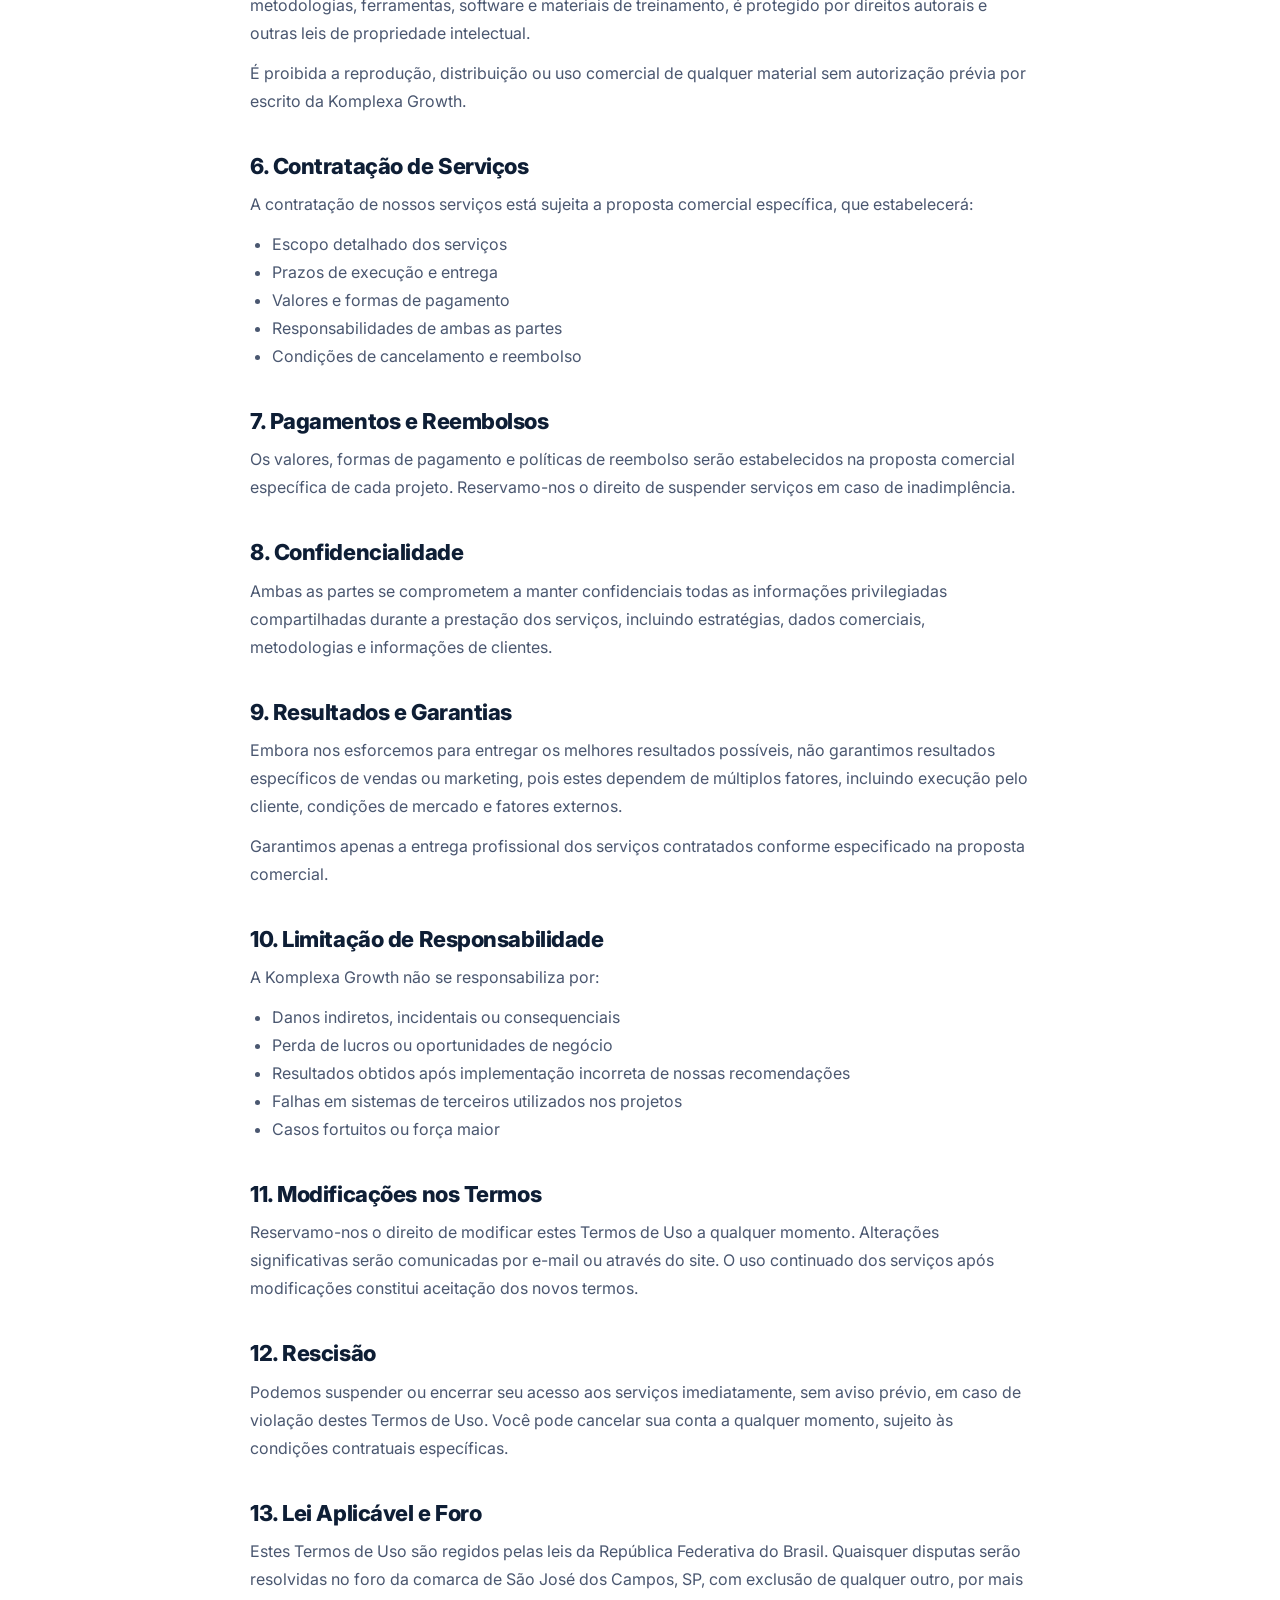
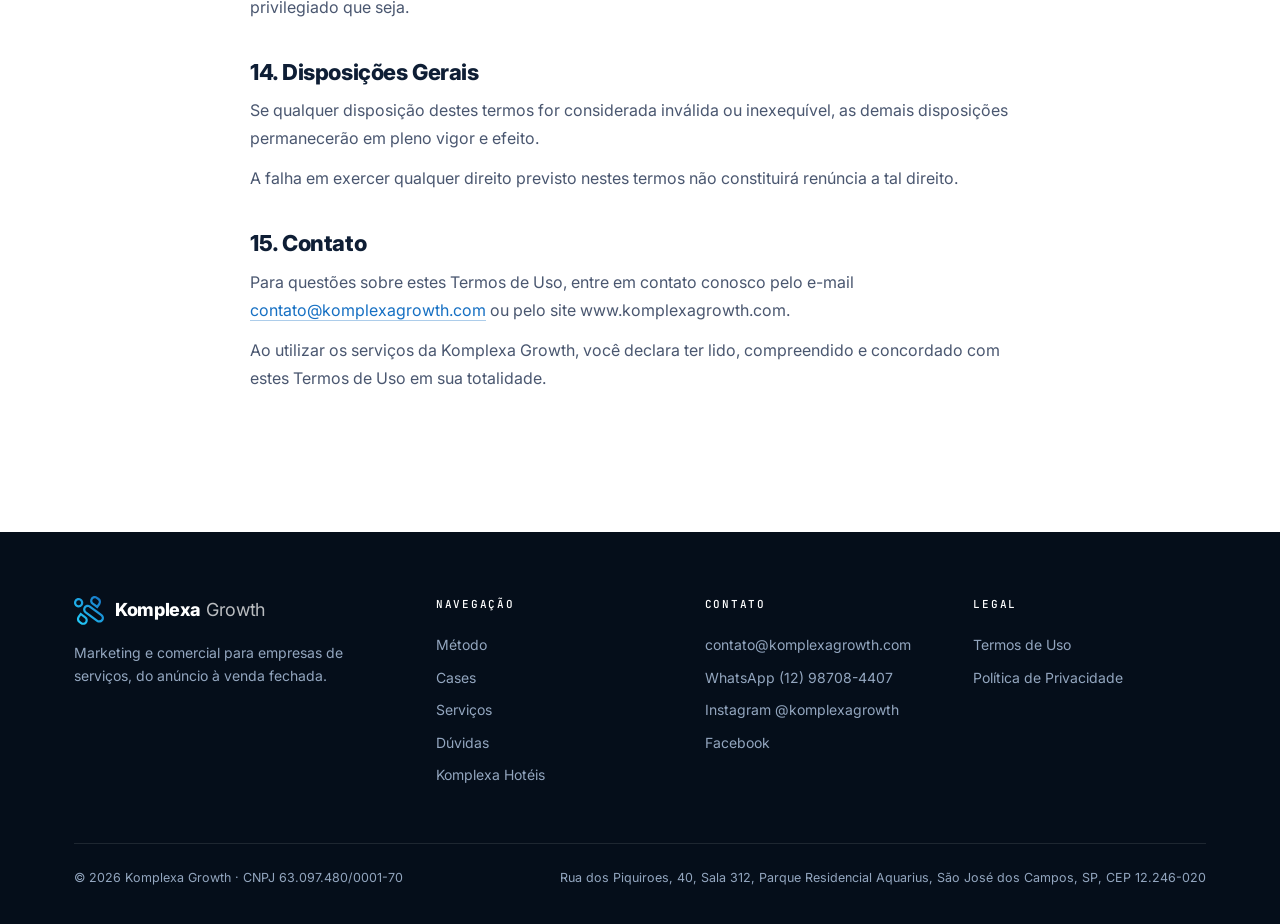
<file: termos-de-uso.html>
<!doctype html>
<html lang="pt-BR">
<head>
<meta charset="utf-8">
<meta name="viewport" content="width=device-width, initial-scale=1">
<script>document.documentElement.className+=" js";setTimeout(function(){if(!window.__animReady)document.documentElement.className+=" no-anim"},2500)</script>
<title>Termos de Uso | Komplexa Growth</title>
<meta name="description" content="Termos de Uso dos serviços e do site da Komplexa Growth.">
<meta name="robots" content="index, follow, max-image-preview:large, max-snippet:-1">
<link rel="canonical" href="https://komplexagrowth.com/termos-de-uso">
<meta property="og:type" content="website">
<meta property="og:url" content="https://komplexagrowth.com/termos-de-uso">
<meta property="og:title" content="Termos de Uso | Komplexa Growth">
<meta property="og:description" content="Termos de Uso dos serviços e do site da Komplexa Growth.">
<meta property="og:image" content="https://komplexagrowth.com/assets/img/og.jpg">
<meta property="og:image:width" content="1200">
<meta property="og:image:height" content="630">
<meta property="og:locale" content="pt_BR">
<meta property="og:site_name" content="Komplexa Growth">
<meta name="twitter:card" content="summary_large_image">
<meta name="theme-color" content="#081525">
<link rel="icon" href="favicon.ico" sizes="32x32">
<link rel="icon" type="image/svg+xml" href="assets/img/favicon.svg">
<link rel="apple-touch-icon" href="assets/img/apple-touch-icon.png">
<link rel="manifest" href="site.webmanifest">
<link rel="preconnect" href="https://fonts.googleapis.com">
<link rel="preconnect" href="https://fonts.gstatic.com" crossorigin>
<link href="https://fonts.googleapis.com/css2?family=Inter:wght@400;500;600;700;800&amp;family=Fraunces:ital,wght@1,400;1,500&amp;family=JetBrains+Mono:wght@400;500&amp;display=swap" rel="stylesheet">
<link rel="stylesheet" href="assets/css/site.css">
</head>
<body>
<a class="skip" href="#conteudo">Pular para o conteúdo</a>
<header class="hdr">
  <div class="wrap">
    <a class="logo" href="index.html" aria-label="Komplexa Growth, início"><svg viewBox="0 0 100 97" aria-hidden="true"><defs><linearGradient id="lgh" gradientUnits="userSpaceOnUse" x1="0" y1="97" x2="100" y2="0"><stop offset="0" stop-color="#24D5FF"/><stop offset="1" stop-color="#1670C3"/></linearGradient></defs><g fill="url(#lgh)"><path d="M45.8247 36.6514C47.5271 36.6514 49.1676 37.1817 50.5604 38.211L89.22 66.5651C90.9533 67.844 92.0985 69.7156 92.439 71.8679C92.7795 74.0202 92.2533 76.1413 90.9843 77.8881C89.4366 80.0092 87.0842 81.2257 84.4533 81.2257C81.8223 81.2257 81.1104 80.6954 79.7176 79.6661L41.0581 51.3119C39.3247 50.033 38.1795 48.1615 37.839 46.0092C37.4985 43.8569 38.0247 41.7358 39.2938 39.989C40.8414 37.8679 43.1938 36.6514 45.8247 36.6514ZM45.8247 29.1651C41.0581 29.1651 36.3223 31.3798 33.289 35.5908C28.2747 42.5468 29.7914 52.3101 36.6938 57.3633L75.3533 85.7174C78.1081 87.745 81.2962 88.7119 84.4533 88.7119C89.22 88.7119 93.9557 86.4973 96.989 82.2862C102.003 75.3303 100.487 65.567 93.5842 60.5138L54.9247 32.1596C52.17 30.1321 48.9819 29.1651 45.8247 29.1651Z"/><path d="M69.1938 7.48624C70.8961 7.48624 72.5366 8.01651 73.9295 9.04587L79.47 13.1009C83.0604 15.7211 83.8652 20.8055 81.2342 24.4239L76.4985 30.9743L64.4581 22.1468C60.8676 19.5266 60.0628 14.4422 62.6938 10.8239C64.2414 8.70275 66.5938 7.48624 69.2247 7.48624M69.1938 0C64.4271 0 59.6914 2.21468 56.658 6.42569C51.6438 13.3816 53.1604 23.145 60.0628 28.1982L78.108 41.4239L87.2081 28.822C92.2223 21.8661 90.7057 12.1027 83.8033 7.04954L78.2628 2.99449C75.508 0.966969 72.32 0 69.1628 0H69.1938Z"/><path d="M15.4914 14.4422C17.1938 14.4422 18.8342 14.9725 20.2271 16.0018C21.9604 17.2807 23.1057 19.1523 23.4462 21.3046C23.7866 23.4569 23.2604 25.578 21.9914 27.3248C20.4438 29.4459 18.0914 30.6624 15.4604 30.6624C12.8295 30.6624 12.1176 30.1321 10.7247 29.1028C8.9914 27.8239 7.84615 25.9523 7.50568 23.8C7.1652 21.6477 7.69139 19.5266 8.96044 17.7798C10.5081 15.6587 12.8604 14.4422 15.4914 14.4422ZM15.4914 6.95597C10.7247 6.95597 5.98901 9.17064 2.95567 13.3817C-2.05861 20.3376 -0.541946 30.1009 6.36043 35.1541C9.1152 37.1817 12.3033 38.1486 15.4604 38.1486C20.2271 38.1486 24.9628 35.9339 27.9962 31.7229C33.0104 24.767 31.4938 15.0037 24.5914 9.95046C21.8366 7.92294 18.6485 6.95597 15.4914 6.95597Z"/><path d="M23.3533 65.3174L35.3937 74.145C38.9842 76.7652 39.789 81.8495 37.158 85.4679C35.6104 87.589 33.258 88.8055 30.6271 88.8055C27.9961 88.8055 27.2842 88.2752 25.8914 87.2459L20.3509 83.1908C16.7604 80.5706 15.9557 75.4863 18.5866 71.8679L23.3223 65.3174M21.7128 54.8367L12.6128 67.4385C7.59851 74.3945 9.11518 84.1578 16.0176 89.211L21.558 93.2661C24.3128 95.2936 27.5009 96.2606 30.658 96.2606C35.4247 96.2606 40.1604 94.0459 43.1937 89.8349C48.208 82.8789 46.6914 73.1156 39.789 68.0624L21.7438 54.8367H21.7128Z"/></g></svg><span class="logo-txt"><b>Komplexa</b><span>Growth</span></span></a>
    <nav class="nav" aria-label="Principal"><a href="index.html#metodo">Método</a><a href="index.html#cases">Cases</a><a href="index.html#servicos">Serviços</a><a href="index.html#hotelaria">Hotelaria</a><a href="index.html#duvidas">Dúvidas</a></nav>
    <a class="btn btn-primary hdr-cta" href="https://komplexa-pricing.vercel.app/f/komplexagrowth?utm_source=komplexagrowth&amp;utm_medium=site&amp;utm_content=header" target="_blank" rel="noopener">Solicitar diagnóstico</a>
    <button class="burger" type="button" aria-label="Abrir menu" aria-expanded="false" aria-controls="mnav"><span></span></button>
  </div>
</header>
<nav class="mnav" id="mnav" aria-label="Menu">
  <a href="index.html#metodo">Método</a><a href="index.html#cases">Cases</a><a href="index.html#servicos">Serviços</a><a href="index.html#hotelaria">Hotelaria</a><a href="index.html#duvidas">Dúvidas</a>
  <a class="btn btn-primary" href="https://komplexa-pricing.vercel.app/f/komplexagrowth?utm_source=komplexagrowth&amp;utm_medium=site&amp;utm_content=menu" target="_blank" rel="noopener">Solicitar diagnóstico <svg viewBox="0 0 16 16" fill="none" stroke="currentColor" stroke-width="1.8" stroke-linecap="round" stroke-linejoin="round" aria-hidden="true"><path d="M3 8h10M9 4l4 4-4 4"/></svg></a>
</nav>
<main id="conteudo">
<section class="dark grid-bg pg-hero"><div class="wrap"><span class="eyebrow">Komplexa Growth</span><h1>Termos de Uso</h1><p>Última atualização: 01/10/2026</p></div></section>
<section><div class="wrap"><div class="doc">
<h2>1. Aceitação dos Termos</h2>
<p>Ao acessar e utilizar os serviços da Komplexa Growth, você concorda com estes Termos de Uso e com nossa Política de Privacidade. Se você não concorda com qualquer parte destes termos, não deve utilizar nossos serviços.</p>
<h2>2. Descrição dos Serviços</h2>
<p>A Komplexa Growth oferece serviços especializados em marketing digital, estruturação comercial, consultoria estratégica e desenvolvimento de metodologias comerciais para empresas de serviços. Nossos serviços incluem, mas não se limitam a:</p>
<ul><li>Consultoria em estratégia comercial</li><li>Desenvolvimento de processos comerciais</li><li>Marketing digital e geração de leads qualificados</li><li>Treinamento e capacitação de equipes comerciais</li><li>Análise e otimização de funis de vendas</li></ul>
<h2>3. Cadastro e Conta do Usuário</h2>
<p>Para utilizar determinados serviços, você pode precisar criar uma conta e fornecer informações precisas e completas. Você é responsável por:</p>
<ul><li>Manter a confidencialidade de suas credenciais de acesso</li><li>Atualizar suas informações cadastrais quando necessário</li><li>Notificar imediatamente sobre qualquer uso não autorizado de sua conta</li><li>Todas as atividades realizadas através de sua conta</li></ul>
<h2>4. Uso Aceitável</h2>
<p>Você concorda em não utilizar nossos serviços para:</p>
<ul><li>Violar leis, regulamentos ou direitos de terceiros</li><li>Transmitir conteúdo ilegal, ofensivo ou prejudicial</li><li>Interferir no funcionamento adequado dos serviços</li><li>Tentar acessar áreas restritas sem autorização</li><li>Copiar, modificar ou distribuir nosso conteúdo sem permissão</li><li>Utilizar técnicas de engenharia reversa em nossos sistemas</li></ul>
<h2>5. Propriedade Intelectual</h2>
<p>Todo o conteúdo disponibilizado pela Komplexa Growth, incluindo textos, imagens, logos, metodologias, ferramentas, software e materiais de treinamento, é protegido por direitos autorais e outras leis de propriedade intelectual.</p>
<p>É proibida a reprodução, distribuição ou uso comercial de qualquer material sem autorização prévia por escrito da Komplexa Growth.</p>
<h2>6. Contratação de Serviços</h2>
<p>A contratação de nossos serviços está sujeita a proposta comercial específica, que estabelecerá:</p>
<ul><li>Escopo detalhado dos serviços</li><li>Prazos de execução e entrega</li><li>Valores e formas de pagamento</li><li>Responsabilidades de ambas as partes</li><li>Condições de cancelamento e reembolso</li></ul>
<h2>7. Pagamentos e Reembolsos</h2>
<p>Os valores, formas de pagamento e políticas de reembolso serão estabelecidos na proposta comercial específica de cada projeto. Reservamo-nos o direito de suspender serviços em caso de inadimplência.</p>
<h2>8. Confidencialidade</h2>
<p>Ambas as partes se comprometem a manter confidenciais todas as informações privilegiadas compartilhadas durante a prestação dos serviços, incluindo estratégias, dados comerciais, metodologias e informações de clientes.</p>
<h2>9. Resultados e Garantias</h2>
<p>Embora nos esforcemos para entregar os melhores resultados possíveis, não garantimos resultados específicos de vendas ou marketing, pois estes dependem de múltiplos fatores, incluindo execução pelo cliente, condições de mercado e fatores externos.</p>
<p>Garantimos apenas a entrega profissional dos serviços contratados conforme especificado na proposta comercial.</p>
<h2>10. Limitação de Responsabilidade</h2>
<p>A Komplexa Growth não se responsabiliza por:</p>
<ul><li>Danos indiretos, incidentais ou consequenciais</li><li>Perda de lucros ou oportunidades de negócio</li><li>Resultados obtidos após implementação incorreta de nossas recomendações</li><li>Falhas em sistemas de terceiros utilizados nos projetos</li><li>Casos fortuitos ou força maior</li></ul>
<h2>11. Modificações nos Termos</h2>
<p>Reservamo-nos o direito de modificar estes Termos de Uso a qualquer momento. Alterações significativas serão comunicadas por e-mail ou através do site. O uso continuado dos serviços após modificações constitui aceitação dos novos termos.</p>
<h2>12. Rescisão</h2>
<p>Podemos suspender ou encerrar seu acesso aos serviços imediatamente, sem aviso prévio, em caso de violação destes Termos de Uso. Você pode cancelar sua conta a qualquer momento, sujeito às condições contratuais específicas.</p>
<h2>13. Lei Aplicável e Foro</h2>
<p>Estes Termos de Uso são regidos pelas leis da República Federativa do Brasil. Quaisquer disputas serão resolvidas no foro da comarca de São José dos Campos, SP, com exclusão de qualquer outro, por mais privilegiado que seja.</p>
<h2>14. Disposições Gerais</h2>
<p>Se qualquer disposição destes termos for considerada inválida ou inexequível, as demais disposições permanecerão em pleno vigor e efeito.</p>
<p>A falha em exercer qualquer direito previsto nestes termos não constituirá renúncia a tal direito.</p>
<h2>15. Contato</h2>
<p>Para questões sobre estes Termos de Uso, entre em contato conosco pelo e-mail <a href="mailto:contato@komplexagrowth.com">contato@komplexagrowth.com</a> ou pelo site www.komplexagrowth.com.</p>
<p>Ao utilizar os serviços da Komplexa Growth, você declara ter lido, compreendido e concordado com estes Termos de Uso em sua totalidade.</p>
</div></div></section>
</main>
<footer class="ft">
  <div class="wrap">
    <div class="ft-grid">
      <div>
        <a class="logo" href="index.html" aria-label="Komplexa Growth"><svg viewBox="0 0 100 97" aria-hidden="true"><defs><linearGradient id="lgf" gradientUnits="userSpaceOnUse" x1="0" y1="97" x2="100" y2="0"><stop offset="0" stop-color="#24D5FF"/><stop offset="1" stop-color="#1670C3"/></linearGradient></defs><g fill="url(#lgf)"><path d="M45.8247 36.6514C47.5271 36.6514 49.1676 37.1817 50.5604 38.211L89.22 66.5651C90.9533 67.844 92.0985 69.7156 92.439 71.8679C92.7795 74.0202 92.2533 76.1413 90.9843 77.8881C89.4366 80.0092 87.0842 81.2257 84.4533 81.2257C81.8223 81.2257 81.1104 80.6954 79.7176 79.6661L41.0581 51.3119C39.3247 50.033 38.1795 48.1615 37.839 46.0092C37.4985 43.8569 38.0247 41.7358 39.2938 39.989C40.8414 37.8679 43.1938 36.6514 45.8247 36.6514ZM45.8247 29.1651C41.0581 29.1651 36.3223 31.3798 33.289 35.5908C28.2747 42.5468 29.7914 52.3101 36.6938 57.3633L75.3533 85.7174C78.1081 87.745 81.2962 88.7119 84.4533 88.7119C89.22 88.7119 93.9557 86.4973 96.989 82.2862C102.003 75.3303 100.487 65.567 93.5842 60.5138L54.9247 32.1596C52.17 30.1321 48.9819 29.1651 45.8247 29.1651Z"/><path d="M69.1938 7.48624C70.8961 7.48624 72.5366 8.01651 73.9295 9.04587L79.47 13.1009C83.0604 15.7211 83.8652 20.8055 81.2342 24.4239L76.4985 30.9743L64.4581 22.1468C60.8676 19.5266 60.0628 14.4422 62.6938 10.8239C64.2414 8.70275 66.5938 7.48624 69.2247 7.48624M69.1938 0C64.4271 0 59.6914 2.21468 56.658 6.42569C51.6438 13.3816 53.1604 23.145 60.0628 28.1982L78.108 41.4239L87.2081 28.822C92.2223 21.8661 90.7057 12.1027 83.8033 7.04954L78.2628 2.99449C75.508 0.966969 72.32 0 69.1628 0H69.1938Z"/><path d="M15.4914 14.4422C17.1938 14.4422 18.8342 14.9725 20.2271 16.0018C21.9604 17.2807 23.1057 19.1523 23.4462 21.3046C23.7866 23.4569 23.2604 25.578 21.9914 27.3248C20.4438 29.4459 18.0914 30.6624 15.4604 30.6624C12.8295 30.6624 12.1176 30.1321 10.7247 29.1028C8.9914 27.8239 7.84615 25.9523 7.50568 23.8C7.1652 21.6477 7.69139 19.5266 8.96044 17.7798C10.5081 15.6587 12.8604 14.4422 15.4914 14.4422ZM15.4914 6.95597C10.7247 6.95597 5.98901 9.17064 2.95567 13.3817C-2.05861 20.3376 -0.541946 30.1009 6.36043 35.1541C9.1152 37.1817 12.3033 38.1486 15.4604 38.1486C20.2271 38.1486 24.9628 35.9339 27.9962 31.7229C33.0104 24.767 31.4938 15.0037 24.5914 9.95046C21.8366 7.92294 18.6485 6.95597 15.4914 6.95597Z"/><path d="M23.3533 65.3174L35.3937 74.145C38.9842 76.7652 39.789 81.8495 37.158 85.4679C35.6104 87.589 33.258 88.8055 30.6271 88.8055C27.9961 88.8055 27.2842 88.2752 25.8914 87.2459L20.3509 83.1908C16.7604 80.5706 15.9557 75.4863 18.5866 71.8679L23.3223 65.3174M21.7128 54.8367L12.6128 67.4385C7.59851 74.3945 9.11518 84.1578 16.0176 89.211L21.558 93.2661C24.3128 95.2936 27.5009 96.2606 30.658 96.2606C35.4247 96.2606 40.1604 94.0459 43.1937 89.8349C48.208 82.8789 46.6914 73.1156 39.789 68.0624L21.7438 54.8367H21.7128Z"/></g></svg><span class="logo-txt"><b>Komplexa</b><span>Growth</span></span></a>
        <p>Marketing e comercial para empresas de serviços, do anúncio à venda fechada.</p>
      </div>
      <div class="ft-col">
        <h4>Navegação</h4>
        <a href="index.html#metodo">Método</a><a href="index.html#cases">Cases</a><a href="index.html#servicos">Serviços</a><a href="index.html#duvidas">Dúvidas</a>
        <a href="https://komplexahoteis.com/" target="_blank" rel="noopener">Komplexa Hotéis</a>
      </div>
      <div class="ft-col">
        <h4>Contato</h4>
        <a href="mailto:contato@komplexagrowth.com">contato@komplexagrowth.com</a>
        <a href="https://wa.me/5512987084407?text=Ol%C3%A1%21%20Vim%20pelo%20site%20da%20Komplexa%20Growth%20e%20quero%20conversar%20sobre%20o%20marketing%20e%20o%20comercial%20da%20minha%20empresa." target="_blank" rel="noopener">WhatsApp (12) 98708-4407</a>
        <a href="https://www.instagram.com/komplexagrowth/" target="_blank" rel="noopener">Instagram @komplexagrowth</a>
        <a href="https://www.facebook.com/komplexagrowth" target="_blank" rel="noopener">Facebook</a>
      </div>
      <div class="ft-col">
        <h4>Legal</h4>
        <a href="termos-de-uso.html">Termos de Uso</a>
        <a href="politica-de-privacidade.html">Política de Privacidade</a>
      </div>
    </div>
    <div class="ft-base">
      <span>© <span id="ano">2026</span> Komplexa Growth · CNPJ 63.097.480/0001-70</span>
      <span>Rua dos Piquiroes, 40, Sala 312, Parque Residencial Aquarius, São José dos Campos, SP, CEP 12.246-020</span>
    </div>
  </div>
</footer>
<script src="assets/js/site.js" defer></script>
</body>
</html>
</file>
<file: assets/css/site.css>
/* =====================================================================
   Komplexa Growth · site institucional
   Mesma gramática das propostas Growth: navy profundo com grade de 1px,
   linha de dados em degradê (azul → ciano), Inter nos títulos,
   Fraunces itálico no destaque, mono nos rótulos e números.
   ===================================================================== */
:root{
  --deep:#081525;--navy:#0E1E35;--navy-2:#11284A;
  --ink:#0E1E35;--txt:#4A5770;--muted:#7D8BA0;--line:#DDE3ED;--bg:#F3F6FA;--white:#fff;
  --blue:#1670C3;--blue-2:#1099E9;--cyan:#24D5FF;
  --grad:linear-gradient(90deg,#1670C3 0%,#1099E9 48%,#24D5FF 100%);
  --on-dark:#DCE8F2;--on-dark-2:#93A6BF;--hair-dark:rgba(255,255,255,.1);
  --f-sans:'Inter',system-ui,-apple-system,'Segoe UI',sans-serif;
  --f-serif:'Fraunces',Georgia,serif;
  --f-mono:'JetBrains Mono',ui-monospace,'SF Mono',Menlo,monospace;
  --wrap:1180px;--r:16px;--ease:cubic-bezier(.16,1,.3,1);
}
*{box-sizing:border-box;margin:0;padding:0}
html{scroll-behavior:smooth;-webkit-text-size-adjust:100%;scroll-padding-top:84px}
body{font-family:var(--f-sans);color:var(--txt);background:var(--white);line-height:1.6;
  -webkit-font-smoothing:antialiased;overflow-x:hidden}
img,svg{display:block;max-width:100%}
a{color:inherit;text-decoration:none}
button{font:inherit;color:inherit;background:none;border:0;cursor:pointer}
:focus-visible{outline:2px solid var(--cyan);outline-offset:3px;border-radius:6px}
.skip{position:absolute;left:-999px;top:12px;z-index:100;background:#fff;color:var(--ink);padding:10px 16px;border-radius:8px}
.skip:focus{left:12px}

.wrap{max-width:var(--wrap);margin:0 auto;padding:0 24px}
section{padding:clamp(76px,10vw,132px) 0;position:relative}
.dark{background:var(--deep);color:var(--on-dark)}
.soft{background:var(--bg)}
.grid-bg::before{content:'';position:absolute;inset:0;pointer-events:none;
  background-image:linear-gradient(rgba(255,255,255,.045) 1px,transparent 1px),linear-gradient(90deg,rgba(255,255,255,.045) 1px,transparent 1px);
  background-size:64px 64px;-webkit-mask-image:radial-gradient(ellipse 80% 70% at 50% 40%,#000 30%,transparent 80%);
  mask-image:radial-gradient(ellipse 80% 70% at 50% 40%,#000 30%,transparent 80%)}

/* ---------- tipografia ---------- */
.eyebrow{font-family:var(--f-mono);font-size:12px;font-weight:500;letter-spacing:.16em;text-transform:uppercase;
  color:var(--blue);display:inline-flex;align-items:center;gap:12px}
.eyebrow::before{content:'';width:24px;height:1px;background:var(--grad)}
.dark .eyebrow{color:var(--cyan)}
h1,h2,h3{color:var(--ink);font-weight:800;letter-spacing:-.03em;line-height:1.06;text-wrap:balance}
.dark h1,.dark h2,.dark h3{color:#fff}
h2{font-size:clamp(32px,4.4vw,54px);margin:18px 0 20px;max-width:19ch}
h1 em,h2 em{font-family:var(--f-serif);font-style:italic;font-weight:400;letter-spacing:-.01em;
  background:var(--grad);-webkit-background-clip:text;background-clip:text;-webkit-text-fill-color:transparent;padding-right:.06em}
.lead{font-size:clamp(17px,1.5vw,19px);line-height:1.68;max-width:60ch}
.dark .lead{color:var(--on-dark-2)}
.center{text-align:center}
.center h2,.center .lead{margin-left:auto;margin-right:auto}
.sec-head{margin-bottom:clamp(40px,5vw,64px)}

/* ---------- botões ---------- */
.btn{display:inline-flex;align-items:center;justify-content:center;gap:10px;font-weight:700;font-size:15px;line-height:1;
  padding:16px 26px;border-radius:999px;white-space:nowrap;
  transition:transform .35s var(--ease),box-shadow .35s var(--ease),background .3s,border-color .3s,color .3s}
.btn svg{width:16px;height:16px;transition:transform .35s var(--ease)}
.btn:hover svg{transform:translateX(3px)}
.btn-primary{background:var(--grad);color:#fff;box-shadow:0 10px 30px rgba(16,153,233,.32)}
.btn-primary:hover{transform:translateY(-2px);box-shadow:0 16px 42px rgba(16,153,233,.45)}
.btn-ghost{border:1px solid rgba(255,255,255,.24);color:#fff}
.btn-ghost:hover{border-color:rgba(255,255,255,.55);background:rgba(255,255,255,.05)}
.btn-line{border:1px solid var(--line);color:var(--ink);background:#fff}
.btn-line:hover{border-color:var(--ink)}

/* ---------- header ---------- */
.hdr{position:fixed;inset:0 0 auto;z-index:60;transition:background .4s,box-shadow .4s}
.hdr .wrap{display:flex;align-items:center;justify-content:space-between;height:78px;gap:24px}
.hdr.solid{background:rgba(8,21,37,.86);-webkit-backdrop-filter:blur(14px);backdrop-filter:blur(14px);box-shadow:0 1px 0 rgba(255,255,255,.07)}
.logo{display:flex;align-items:center;gap:11px;color:#fff;flex-shrink:0}
.logo svg{width:30px;height:auto}
.logo-txt{font-size:18px;letter-spacing:-.02em;line-height:1}
.logo-txt b{font-weight:800}
.logo-txt span{font-weight:400;opacity:.72;margin-left:5px}
.nav{display:flex;gap:30px;font-size:14.5px;font-weight:500;color:rgba(255,255,255,.76)}
.nav a{transition:color .25s}
.nav a:hover{color:#fff}
.hdr-cta{padding:12px 20px;font-size:14px}
.burger{display:none;width:44px;height:44px;border-radius:12px;border:1px solid rgba(255,255,255,.18);align-items:center;justify-content:center}
.burger span{display:block;width:18px;height:1.5px;background:#fff;position:relative;transition:transform .3s}
.burger span::before,.burger span::after{content:'';position:absolute;left:0;width:18px;height:1.5px;background:#fff;transition:transform .3s,top .3s}
.burger span::before{top:-6px}.burger span::after{top:6px}
.menu-open .burger span{background:transparent}
.menu-open .burger span::before{top:0;transform:rotate(45deg)}
.menu-open .burger span::after{top:0;transform:rotate(-45deg)}
.mnav{position:fixed;inset:78px 0 0;z-index:55;background:rgba(8,21,37,.97);-webkit-backdrop-filter:blur(10px);backdrop-filter:blur(10px);
  display:none;flex-direction:column;padding:28px 24px 40px;gap:4px}
.menu-open .mnav{display:flex}
.mnav a{font-size:22px;font-weight:700;color:#fff;padding:14px 0;border-bottom:1px solid var(--hair-dark);letter-spacing:-.02em}
.mnav .btn{margin-top:22px;font-size:16px}

/* ---------- hero ---------- */
.hero{min-height:100vh;min-height:100svh;display:flex;flex-direction:column;justify-content:center;padding:150px 0 96px;overflow:hidden}
.hero::after{content:'';position:absolute;inset:0;pointer-events:none;
  background:radial-gradient(ellipse 55% 50% at 82% 30%,rgba(16,153,233,.22),transparent 70%),
             radial-gradient(ellipse 45% 55% at 0% 100%,rgba(22,112,195,.25),transparent 70%)}
.hero-grid{width:100%;display:grid;grid-template-columns:1.08fr .92fr;gap:64px;align-items:center;position:relative;z-index:2}
.hero h1{font-size:clamp(40px,5.4vw,72px);letter-spacing:-.045em;line-height:1.03;margin:24px 0 24px;max-width:14ch}
.hero .lead{max-width:54ch}
.hero-ctas{display:flex;gap:14px;flex-wrap:wrap;margin-top:36px}

/* painel: da origem à venda */
.pipe{position:relative;background:linear-gradient(180deg,rgba(255,255,255,.07),rgba(255,255,255,.02));
  border:1px solid rgba(255,255,255,.12);border-radius:22px;padding:22px 22px 18px;
  box-shadow:0 40px 100px rgba(0,0,0,.45),inset 0 1px 0 rgba(255,255,255,.08)}
.pipe-top{display:flex;align-items:center;justify-content:space-between;gap:12px;padding:0 4px 16px;border-bottom:1px solid var(--hair-dark)}
.pipe-top b{font-size:14px;color:#fff;font-weight:700}
.pipe-top span{font-family:var(--f-mono);font-size:10.5px;letter-spacing:.12em;text-transform:uppercase;color:var(--cyan);display:flex;align-items:center;gap:8px}
.pipe-top span::before{content:'';width:7px;height:7px;border-radius:50%;background:#35D07F;box-shadow:0 0 0 4px rgba(53,208,127,.15)}
.steps{list-style:none;position:relative;padding:14px 0 2px}
.steps::before{content:'';position:absolute;left:23px;top:30px;bottom:34px;width:1px;background:rgba(255,255,255,.12)}
.steps::after{content:'';position:absolute;left:20px;top:30px;width:7px;height:7px;border-radius:50%;background:var(--cyan);
  box-shadow:0 0 14px 4px rgba(36,213,255,.55);animation:corre 7s var(--ease) infinite}
@keyframes corre{0%{top:30px;opacity:0}6%{opacity:1}88%{top:calc(100% - 40px);opacity:1}100%{top:calc(100% - 40px);opacity:0}}
.st{position:relative;display:grid;grid-template-columns:48px 1fr auto;gap:12px;align-items:center;padding:10px 4px;
  animation:acende 7s infinite}
.st:nth-child(2){animation-delay:1.3s}.st:nth-child(3){animation-delay:2.6s}.st:nth-child(4){animation-delay:3.9s}.st:nth-child(5){animation-delay:5.2s}
@keyframes acende{0%,100%{opacity:.62}8%,26%{opacity:1}}
.st .ic{width:40px;height:40px;margin-left:4px;border-radius:12px;display:grid;place-items:center;background:var(--navy-2);border:1px solid rgba(255,255,255,.12);position:relative;z-index:2}
.st .ic svg{width:19px;height:19px;stroke:#cfe7ff;fill:none;stroke-width:1.7;stroke-linecap:round;stroke-linejoin:round}
.st.win .ic{background:var(--grad);border-color:transparent}
.st.win .ic svg{stroke:#fff}
.st b{display:block;color:#fff;font-size:14.5px;font-weight:700;letter-spacing:-.01em}
.st small{display:flex;flex-wrap:wrap;gap:5px;margin-top:3px;font-size:12px;color:var(--on-dark-2);line-height:1.35}
.chip{font-family:var(--f-mono);font-size:10px;letter-spacing:.04em;border:1px solid rgba(36,213,255,.35);color:#bfefff;border-radius:6px;padding:2px 7px}
.chip::before{content:'✓ ';color:var(--cyan)}
.tag{font-family:var(--f-mono);font-size:10px;letter-spacing:.1em;text-transform:uppercase;color:var(--on-dark-2);border:1px solid var(--hair-dark);border-radius:999px;padding:4px 9px}
.tag.ok{color:#04240F;background:#35D07F;border-color:#35D07F;font-weight:600}

/* ---------- problema ---------- */
.cards3{display:grid;grid-template-columns:repeat(3,1fr);gap:18px}
.card{background:#fff;border:1px solid var(--line);border-radius:var(--r);padding:30px 28px;
  transition:transform .45s var(--ease),box-shadow .45s var(--ease),border-color .3s}
.card:hover{transform:translateY(-4px);box-shadow:0 22px 50px rgba(14,30,53,.08);border-color:#cfd8e6}
.card .n{font-family:var(--f-mono);font-size:12px;color:var(--blue);letter-spacing:.12em}
.card .ico{width:46px;height:46px;border-radius:13px;background:var(--bg);display:grid;place-items:center;margin:18px 0 18px}
.card .ico svg{width:22px;height:22px;stroke:var(--blue);fill:none;stroke-width:1.7;stroke-linecap:round;stroke-linejoin:round}
.card h3{font-size:21px;letter-spacing:-.02em;margin-bottom:10px}
.card p{font-size:15.5px;line-height:1.65}

/* ---------- método ---------- */
.metodo{display:grid;grid-template-columns:repeat(4,1fr);gap:20px;position:relative;z-index:2}
.metodo::before{content:'';position:absolute;left:0;right:0;top:27px;height:1px;background:rgba(255,255,255,.12)}
.metodo::after{content:'';position:absolute;left:0;right:0;top:26px;height:3px;border-radius:3px;background:var(--grad);transform-origin:left;transform:scaleX(var(--p,1));box-shadow:0 0 14px rgba(36,213,255,.5);transition:transform .25s linear}
.passo{position:relative}
.passo .num{width:56px;height:56px;border-radius:50%;display:grid;place-items:center;font-family:var(--f-mono);font-size:15px;color:#fff;
  background:var(--deep);border:1px solid rgba(36,213,255,.45);box-shadow:0 0 0 6px var(--deep);position:relative;z-index:2;
  transition:background .5s,border-color .5s,box-shadow .5s}
.passo.ok .num{background:var(--grad);border-color:transparent;box-shadow:0 0 0 6px var(--deep),0 0 24px rgba(36,213,255,.5)}
.passo h3{font-size:22px;letter-spacing:-.02em;margin:26px 0 10px}
.passo p{font-size:15.5px;line-height:1.66;color:var(--on-dark-2)}
.metodo-nota{position:relative;z-index:2;margin-top:52px;display:flex;align-items:center;justify-content:space-between;gap:24px;flex-wrap:wrap;
  border:1px solid var(--hair-dark);border-radius:var(--r);padding:22px 26px;background:rgba(255,255,255,.03)}
.metodo-nota p{color:var(--on-dark);font-size:16px;max-width:62ch}
.metodo-nota b{color:#fff}

/* ---------- serviços ---------- */
.serv{display:grid;grid-template-columns:repeat(3,1fr);gap:18px}
.sv{background:#fff;border:1px solid var(--line);border-radius:var(--r);overflow:hidden;display:flex;flex-direction:column;
  transition:transform .45s var(--ease),box-shadow .45s var(--ease)}
.sv:hover{transform:translateY(-4px);box-shadow:0 22px 50px rgba(14,30,53,.08)}
.sv-art{height:176px;background:var(--bg);position:relative;overflow:hidden;border-bottom:1px solid var(--line);display:grid;place-items:center}
.sv-art::before{content:'';position:absolute;inset:0;background-image:linear-gradient(rgba(14,30,53,.05) 1px,transparent 1px),linear-gradient(90deg,rgba(14,30,53,.05) 1px,transparent 1px);background-size:22px 22px}
.sv-body{padding:24px 26px 28px}
.sv h3{font-size:19px;letter-spacing:-.02em;margin-bottom:8px}
.sv p{font-size:15px;line-height:1.62}
.sv.wide{grid-column:1/-1;flex-direction:row;align-items:stretch}
.sv.wide .sv-art{height:auto;min-height:150px;flex:0 0 42%;border-bottom:0;border-right:1px solid var(--line)}
.sv.wide .sv-body{display:flex;flex-direction:column;justify-content:center;padding:30px 34px}
/* miniaturas */
.mini{position:relative;z-index:1;font-family:var(--f-mono);font-size:10px;color:var(--ink)}
.m-site{width:210px;background:#fff;border:1px solid var(--line);border-radius:10px;box-shadow:0 10px 26px rgba(14,30,53,.08);padding:10px}
.m-site .bar{display:flex;gap:4px;margin-bottom:9px}.m-site .bar i{width:6px;height:6px;border-radius:50%;background:var(--line)}
.m-site .q{display:flex;justify-content:space-between;border:1px solid var(--line);border-radius:6px;padding:5px 8px;margin-top:5px;color:var(--muted)}
.m-site .q b{color:var(--blue);font-weight:500}
.m-site .go{margin-top:7px;background:var(--grad);color:#fff;text-align:center;border-radius:6px;padding:6px;font-weight:500}
.m-ads{display:flex;flex-direction:column;gap:8px;width:220px}
.m-ads span{display:flex;align-items:center;justify-content:space-between;background:#fff;border:1px solid var(--line);border-radius:8px;padding:9px 11px;box-shadow:0 8px 20px rgba(14,30,53,.06)}
.m-ads em{font-style:normal;color:var(--blue)}
.m-cria{display:grid;grid-template-columns:repeat(3,56px);gap:8px}
.m-cria i{height:78px;border-radius:9px;background:linear-gradient(160deg,#0E1E35,#1670C3);position:relative;box-shadow:0 8px 20px rgba(14,30,53,.12)}
.m-cria i:nth-child(2){background:linear-gradient(160deg,#1099E9,#24D5FF);transform:translateY(-8px)}
.m-cria i:nth-child(3){background:linear-gradient(160deg,#11284A,#1099E9)}
.m-cria i::after{content:'';position:absolute;left:8px;right:8px;bottom:9px;height:5px;border-radius:3px;background:rgba(255,255,255,.75)}
.m-land{width:170px;background:#fff;border:1px solid var(--line);border-radius:10px;padding:14px 12px;box-shadow:0 10px 26px rgba(14,30,53,.08);text-align:center}
.m-land .h{height:7px;border-radius:4px;background:var(--ink);width:80%;margin:0 auto 6px}
.m-land .s{height:5px;border-radius:3px;background:var(--line);width:60%;margin:0 auto 12px}
.m-land .go{background:var(--grad);color:#fff;border-radius:6px;padding:6px}
.m-ig{display:grid;grid-template-columns:repeat(3,44px);gap:5px;background:#fff;padding:10px;border-radius:10px;border:1px solid var(--line);box-shadow:0 10px 26px rgba(14,30,53,.08)}
.m-ig i{height:44px;border-radius:5px;background:var(--bg)}
.m-ig i:nth-child(odd){background:linear-gradient(160deg,#0E1E35,#1670C3)}
.m-ig i:nth-child(5){background:var(--grad)}
.m-chat{display:flex;flex-direction:column;gap:7px;width:230px}
.m-chat span{max-width:82%;padding:7px 10px;border-radius:10px;font-family:var(--f-sans);font-size:11px;line-height:1.35;box-shadow:0 6px 16px rgba(14,30,53,.06)}
.m-chat .c{background:#fff;border:1px solid var(--line);color:var(--txt)}
.m-chat .k{align-self:flex-end;background:var(--navy);color:#fff}
.m-chat em{font-style:normal;font-family:var(--f-mono);font-size:9px;color:var(--cyan);display:block;margin-bottom:2px;letter-spacing:.06em;text-transform:uppercase}
.m-rast{display:flex;align-items:flex-end;gap:10px;height:96px}
.m-rast i{width:26px;border-radius:6px 6px 2px 2px;background:linear-gradient(180deg,#24D5FF,#1670C3);opacity:.9}
.m-rast .lg{margin-left:14px;display:flex;flex-direction:column;gap:6px;align-self:center;font-size:10px;color:var(--muted)}
.m-rast .lg b{color:var(--ink);font-weight:500}

/* ---------- prova: faixa de resultados logo abaixo do hero ---------- */
.prova-wrap{position:relative;z-index:2;width:100%;margin-top:clamp(56px,7vw,88px)}
.prova-grid{display:grid;grid-template-columns:repeat(4,1fr);border:1px solid var(--hair-dark);border-radius:20px;
  background:rgba(255,255,255,.025);position:relative;z-index:2;overflow:hidden}
.pv{padding:26px 26px 24px;border-left:1px solid var(--hair-dark);display:flex;flex-direction:column;gap:6px;transition:background .3s}
.pv:first-child{border-left:0}
.pv:hover{background:rgba(255,255,255,.035)}
.pv b{font-size:clamp(28px,2.7vw,38px);font-weight:800;letter-spacing:-.035em;line-height:1.05;white-space:nowrap;
  background:var(--grad);-webkit-background-clip:text;background-clip:text;-webkit-text-fill-color:transparent;margin-bottom:4px}
.pv > span{font-size:13.5px;line-height:1.45;color:var(--on-dark)}
.pv em{font-style:normal;font-family:var(--f-mono);font-size:10.5px;letter-spacing:.12em;text-transform:uppercase;color:var(--on-dark-2);margin-top:auto;padding-top:8px}

/* ---------- cases: bento, cada case com a sua visualização ---------- */
.bento{display:grid;grid-template-columns:repeat(12,1fr);gap:18px;position:relative;z-index:2}
.cs{position:relative;overflow:hidden;border:1px solid rgba(255,255,255,.12);border-radius:22px;padding:30px 30px 24px;
  background:linear-gradient(180deg,rgba(255,255,255,.065),rgba(255,255,255,.015));display:flex;flex-direction:column;gap:22px;
  transition:border-color .4s,transform .5s var(--ease)}
.cs:hover{border-color:rgba(36,213,255,.35)}
.cs::before{content:'';position:absolute;right:-18%;bottom:-38%;width:62%;height:72%;pointer-events:none;
  background:radial-gradient(closest-side,rgba(16,153,233,.2),transparent)}
.cs > *{position:relative}
.cs-pp{grid-column:span 5}.cs-dg{grid-column:span 7}.cs-ps{grid-column:span 7}.cs-cv{grid-column:span 5}
.cs-h{display:flex;flex-direction:column;align-items:flex-start;gap:10px}
.cs-chip{font-family:var(--f-mono);font-size:10.5px;letter-spacing:.12em;text-transform:uppercase;color:var(--cyan);
  border:1px solid rgba(36,213,255,.3);border-radius:999px;padding:5px 11px}
.cs h3{font-size:22px;letter-spacing:-.02em}
.cs-big{font-size:clamp(46px,5vw,68px);font-weight:800;letter-spacing:-.045em;line-height:.98;white-space:nowrap;
  background:var(--grad);-webkit-background-clip:text;background-clip:text;-webkit-text-fill-color:transparent;padding-bottom:4px}
.cs-pp .cs-big{font-size:clamp(36px,3.7vw,52px)}
.cs-lbl{font-size:15.5px;color:#fff;font-weight:600;margin-top:6px;line-height:1.4}
.cs-t{font-size:15px;line-height:1.62;color:var(--on-dark-2);margin-top:10px}
.cs-row{display:grid;grid-template-columns:1fr 1fr;gap:28px;align-items:end}
.cs-f{margin-top:auto;padding-top:16px;border-top:1px solid var(--hair-dark);display:flex;justify-content:space-between;gap:12px;flex-wrap:wrap;
  font-family:var(--f-mono);font-size:10.5px;letter-spacing:.12em;text-transform:uppercase;color:var(--on-dark-2)}

/* Daga: barras de antes e depois */
.bars{display:flex;align-items:flex-end;gap:16px;height:200px;padding-bottom:30px}
.bar{flex:1;height:100%;display:flex;flex-direction:column;justify-content:flex-end;align-items:center;position:relative}
.bar i{display:block;width:100%;height:var(--h);border-radius:10px 10px 4px 4px;background:rgba(255,255,255,.14);
  transition:height 1.5s var(--ease) .25s}
.bar.dep i{background:linear-gradient(180deg,#24D5FF,#1670C3);box-shadow:0 12px 40px rgba(36,213,255,.25)}
.bar .v{font-family:var(--f-mono);font-size:12.5px;color:#fff;margin-bottom:8px;white-space:nowrap}
.bar .l{position:absolute;bottom:-28px;font-family:var(--f-mono);font-size:10px;letter-spacing:.1em;text-transform:uppercase;color:var(--on-dark-2);white-space:nowrap}
html.js .bar i{height:0}
html.js .cs.in .bar i{height:var(--h)}

/* Pleno Saber: 21 alunos */
.seats{display:grid;grid-template-columns:repeat(7,1fr);gap:9px;max-width:300px}
.seat{aspect-ratio:1;border-radius:50%;border:1.5px solid rgba(255,255,255,.2);
  transition:background .45s,border-color .45s,box-shadow .45s,transform .45s var(--ease);transition-delay:calc(var(--i) * 70ms + .35s)}
.seat.base{background:rgba(255,255,255,.6);border-color:transparent;transition-delay:0s}
.seat.novo{background:var(--grad);border-color:transparent;box-shadow:0 0 14px rgba(36,213,255,.35)}
html.js .seat.novo{background:transparent;border-color:rgba(255,255,255,.2);box-shadow:none;transform:scale(.85)}
html.js .cs.in .seat.novo{background:var(--grad);border-color:transparent;box-shadow:0 0 14px rgba(36,213,255,.35);transform:none}
.seats-leg{display:flex;gap:18px;flex-wrap:wrap;font-size:12.5px;color:var(--on-dark-2);margin-top:14px}
.seats-leg i{display:inline-block;width:10px;height:10px;border-radius:50%;margin-right:7px;vertical-align:-1px}
.lg-base{background:rgba(255,255,255,.6)}.lg-novo{background:var(--grad)}
.duo{display:grid;grid-template-columns:1fr 1fr;gap:12px;margin-top:20px}
.duo div{border:1px solid var(--hair-dark);border-radius:14px;padding:14px 16px;background:rgba(255,255,255,.035)}
.duo b{display:block;font-size:20px;font-weight:800;color:#fff;letter-spacing:-.02em;white-space:nowrap}
.duo > div > span{display:block;font-size:12.5px;color:var(--on-dark-2);margin-top:4px;line-height:1.4}

/* Vasconcelos: do pior ao melhor mês */
.tl{position:relative;display:grid;grid-template-columns:1fr 1fr;gap:18px;--s:1}
.tl::before,.tl::after{content:'';position:absolute;top:6px;left:7px;right:7px;height:2px;border-radius:2px}
.tl::before{background:rgba(255,255,255,.12)}
.tl::after{background:var(--grad);transform-origin:left;transform:scaleX(var(--s));transition:transform 1.5s var(--ease) .3s}
html.js .tl{--s:0}
html.js .cs.in .tl{--s:1}
.tl-n{position:relative;padding-top:26px}
.tl-n::before{content:'';position:absolute;top:0;left:0;width:14px;height:14px;border-radius:50%;background:#33445e;border:2px solid rgba(255,255,255,.3);z-index:1}
.tl-n.fim{text-align:right}
.tl-n.fim::before{left:auto;right:0;background:var(--grad);border-color:transparent;
  box-shadow:0 0 0 6px rgba(36,213,255,.14),0 0 22px rgba(36,213,255,.55);transition:transform .5s var(--ease) 1.6s}
html.js .tl-n.fim::before{transform:scale(0)}
html.js .cs.in .tl-n.fim::before{transform:none}
.tl-n small{display:block;font-family:var(--f-mono);font-size:10.5px;letter-spacing:.1em;text-transform:uppercase;color:var(--on-dark-2)}
.tl-n b{display:block;color:#fff;font-size:15px;line-height:1.35;margin-top:5px}

/* Preservar: régua até 1 milhão */
.meter{height:8px;border-radius:8px;background:rgba(255,255,255,.08);overflow:hidden}
.meter i{display:block;height:100%;width:100%;background:var(--grad);transform-origin:left;transition:transform 2s var(--ease) .2s;
  box-shadow:0 0 18px rgba(36,213,255,.4)}
html.js .meter i{transform:scaleX(0)}
html.js .cs.in .meter i{transform:none}
.meter-l{display:flex;justify-content:space-between;margin-top:9px;font-family:var(--f-mono);font-size:10.5px;letter-spacing:.08em;color:var(--on-dark-2)}

/* ---------- hotelaria ---------- */
.hot{display:grid;grid-template-columns:.9fr 1.1fr;gap:56px;align-items:center}
.hot-stats{display:grid;grid-template-columns:repeat(2,1fr);gap:14px}
.hs{background:#fff;border:1px solid var(--line);border-radius:var(--r);padding:22px 22px 20px}
.hs b{display:block;font-size:clamp(34px,3.4vw,44px);font-weight:800;letter-spacing:-.04em;line-height:1;
  background:var(--grad);-webkit-background-clip:text;background-clip:text;-webkit-text-fill-color:transparent}
.hs > span{display:block;margin-top:10px;font-size:14px;line-height:1.5}
.hs > span strong{color:var(--ink);font-weight:700}
.hs.full{grid-column:1/-1;display:flex;align-items:center;gap:22px}
.hs.full > span{margin-top:0}
.hot .btn{margin-top:30px}

/* ---------- para quem ---------- */
.quem{display:grid;grid-template-columns:1.05fr .95fr;gap:56px;align-items:start}
.segs{display:flex;flex-wrap:wrap;gap:10px;margin-top:30px}
.segs span{font-size:14.5px;font-weight:600;color:var(--ink);background:#fff;border:1px solid var(--line);border-radius:999px;padding:10px 16px}
.check{background:var(--navy);border-radius:20px;padding:34px 32px;color:var(--on-dark)}
.check h3{color:#fff;font-size:20px;margin-bottom:20px;letter-spacing:-.02em}
.check ul{list-style:none;display:flex;flex-direction:column;gap:14px}
.check li{display:grid;grid-template-columns:24px 1fr;gap:12px;font-size:15.5px;line-height:1.55}
.check li::before{content:'';width:20px;height:20px;border-radius:6px;margin-top:2px;
  background:url("data:image/svg+xml,%3Csvg xmlns='http://www.w3.org/2000/svg' viewBox='0 0 24 24' fill='none' stroke='white' stroke-width='3.4' stroke-linecap='round' stroke-linejoin='round'%3E%3Cpath d='M5 12.5l4.5 4.5L19 7.5'/%3E%3C/svg%3E") center/12px no-repeat,var(--grad)}
.check .btn{margin-top:28px;width:100%}

/* ---------- FAQ ---------- */
.faq{max-width:860px;margin:0 auto}
.faq details{border-bottom:1px solid var(--line)}
.faq summary{list-style:none;cursor:pointer;display:flex;justify-content:space-between;align-items:center;gap:20px;
  padding:24px 0;font-size:18px;font-weight:700;color:var(--ink);letter-spacing:-.015em}
.faq summary::-webkit-details-marker{display:none}
.faq summary::after{content:'';width:12px;height:12px;flex-shrink:0;border-right:1.6px solid var(--blue);border-bottom:1.6px solid var(--blue);
  transform:rotate(45deg) translate(-3px,-3px);transition:transform .3s var(--ease)}
.faq details[open] summary::after{transform:rotate(-135deg) translate(-3px,-3px)}
.faq details p{padding:0 0 24px;font-size:16px;line-height:1.7;max-width:70ch}

/* ---------- CTA final ---------- */
.cta{text-align:center;overflow:hidden}
.cta::after{content:'';position:absolute;inset:0;pointer-events:none;background:radial-gradient(ellipse 50% 60% at 50% 100%,rgba(16,153,233,.3),transparent 70%)}
.cta .wrap{position:relative;z-index:2}
.cta h2{margin-left:auto;margin-right:auto;max-width:21ch}
.cta .lead{margin:0 auto}
.cta .hero-ctas{justify-content:center}
.contatos{display:flex;justify-content:center;gap:12px 28px;flex-wrap:wrap;margin-top:40px;font-size:14.5px;color:var(--on-dark-2)}
.contatos a:hover{color:#fff}

/* ---------- footer ---------- */
.ft{background:#050E1A;color:var(--on-dark-2);padding:64px 0 36px;font-size:14px}
.ft-grid{display:grid;grid-template-columns:1.4fr 1fr 1fr 1fr;gap:36px}
.ft p{line-height:1.65;margin-top:16px;max-width:34ch}
.ft h4{font-family:var(--f-mono);font-size:11px;font-weight:500;letter-spacing:.16em;text-transform:uppercase;color:#fff;margin-bottom:16px}
.ft-col a{display:block;padding:5px 0;transition:color .25s}
.ft-col a:hover{color:#fff}
.ft-base{margin-top:52px;padding-top:24px;border-top:1px solid var(--hair-dark);display:flex;justify-content:space-between;gap:16px;flex-wrap:wrap;font-size:12.5px;line-height:1.6}

/* ---------- páginas de texto (termos, privacidade, 404) ---------- */
.pg-hero{padding:150px 0 56px}
.pg-hero h1{font-size:clamp(34px,5vw,56px);letter-spacing:-.04em;margin-top:18px}
.pg-hero p{margin-top:14px;color:var(--on-dark-2)}
.doc{max-width:780px;margin:0 auto}
.doc h2{font-size:22px;letter-spacing:-.02em;margin:40px 0 12px;max-width:none}
.doc h3{font-size:17px;margin:24px 0 8px}
.doc p,.doc li{font-size:16px;line-height:1.75}
.doc p{margin-bottom:12px}
.doc ul{padding-left:22px;margin:6px 0 14px}
.doc a{color:var(--blue);border-bottom:1px solid rgba(22,112,195,.35)}

/* ---------- revelação (só com JS; sem JS tudo aparece) ---------- */
html.js [data-rv]{opacity:0;transform:translateY(22px);transition:opacity .9s var(--ease),transform .9s var(--ease)}
html.js [data-rv].in,html.no-anim [data-rv]{opacity:1;transform:none}
html.js [data-rv="2"]{transition-delay:.08s}html.js [data-rv="3"]{transition-delay:.16s}html.js [data-rv="4"]{transition-delay:.24s}

@media (prefers-reduced-motion:reduce){
  *,*::before,*::after{animation:none!important;transition:none!important}
  html.js [data-rv]{opacity:1;transform:none}
  html{scroll-behavior:auto}
}

/* ---------- responsivo ---------- */
@media (max-width:1020px){
  .nav,.hdr-cta{display:none}
  .burger{display:inline-flex}
  .hero-grid{grid-template-columns:1fr;gap:56px}
  .hero{min-height:0}
  .metodo{grid-template-columns:repeat(2,1fr);row-gap:44px}
  .metodo::before,.metodo::after{display:none}
  .serv{grid-template-columns:repeat(2,1fr)}
  .hot,.quem{grid-template-columns:1fr;gap:44px}
  .cs-pp,.cs-dg,.cs-ps,.cs-cv{grid-column:span 12}
  .prova-grid{grid-template-columns:1fr 1fr}
  .pv:nth-child(3){border-left:0}
  .pv:nth-child(n+3){border-top:1px solid var(--hair-dark)}
  .ft-grid{grid-template-columns:1fr 1fr}
}
@media (max-width:720px){
  .wrap{padding:0 20px}
  .hero{padding:124px 0 72px}
  .hero-ctas .btn{width:100%}
  .cards3,.serv{grid-template-columns:1fr}
  .sv.wide{flex-direction:column}
  .sv.wide .sv-art{flex:none;height:150px;border-right:0;border-bottom:1px solid var(--line)}
  .metodo{grid-template-columns:1fr}
  .hot-stats{grid-template-columns:1fr 1fr}
  .hs{padding:18px}
  .hs.full{flex-direction:column;align-items:flex-start;gap:10px}
  .st{grid-template-columns:44px 1fr;row-gap:6px}
  .st .tag{grid-column:2;justify-self:start}
  .faq summary{font-size:16.5px}
  .ft-grid{grid-template-columns:1fr}
  .check{padding:28px 22px}
  .cs{padding:24px 20px 20px}
  .cs-row{grid-template-columns:1fr;gap:26px}
  .cs-pp .cs-big{font-size:36px}
  .cs-big{font-size:46px}
  .bars{height:180px}
  .pv{padding:20px 18px}
  .pv b{font-size:27px}
  .seats{max-width:none}
}
</file>
